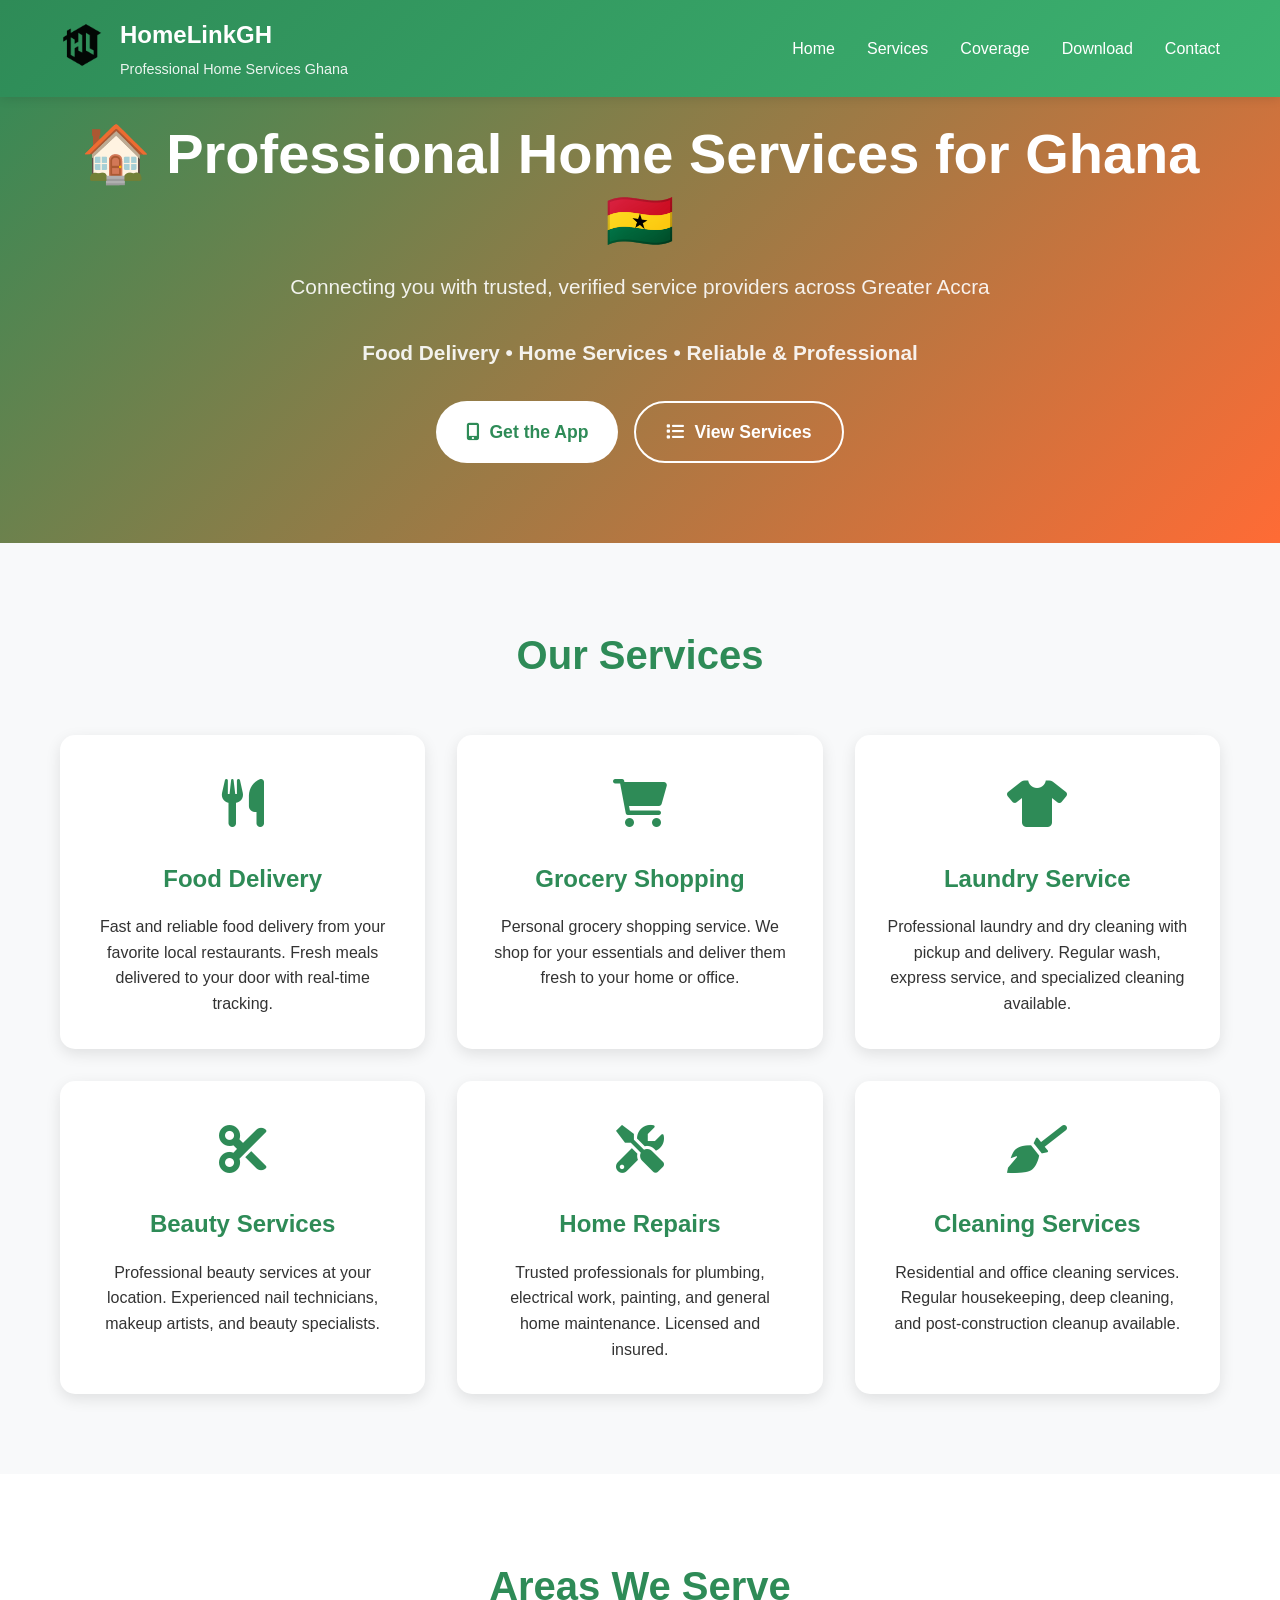
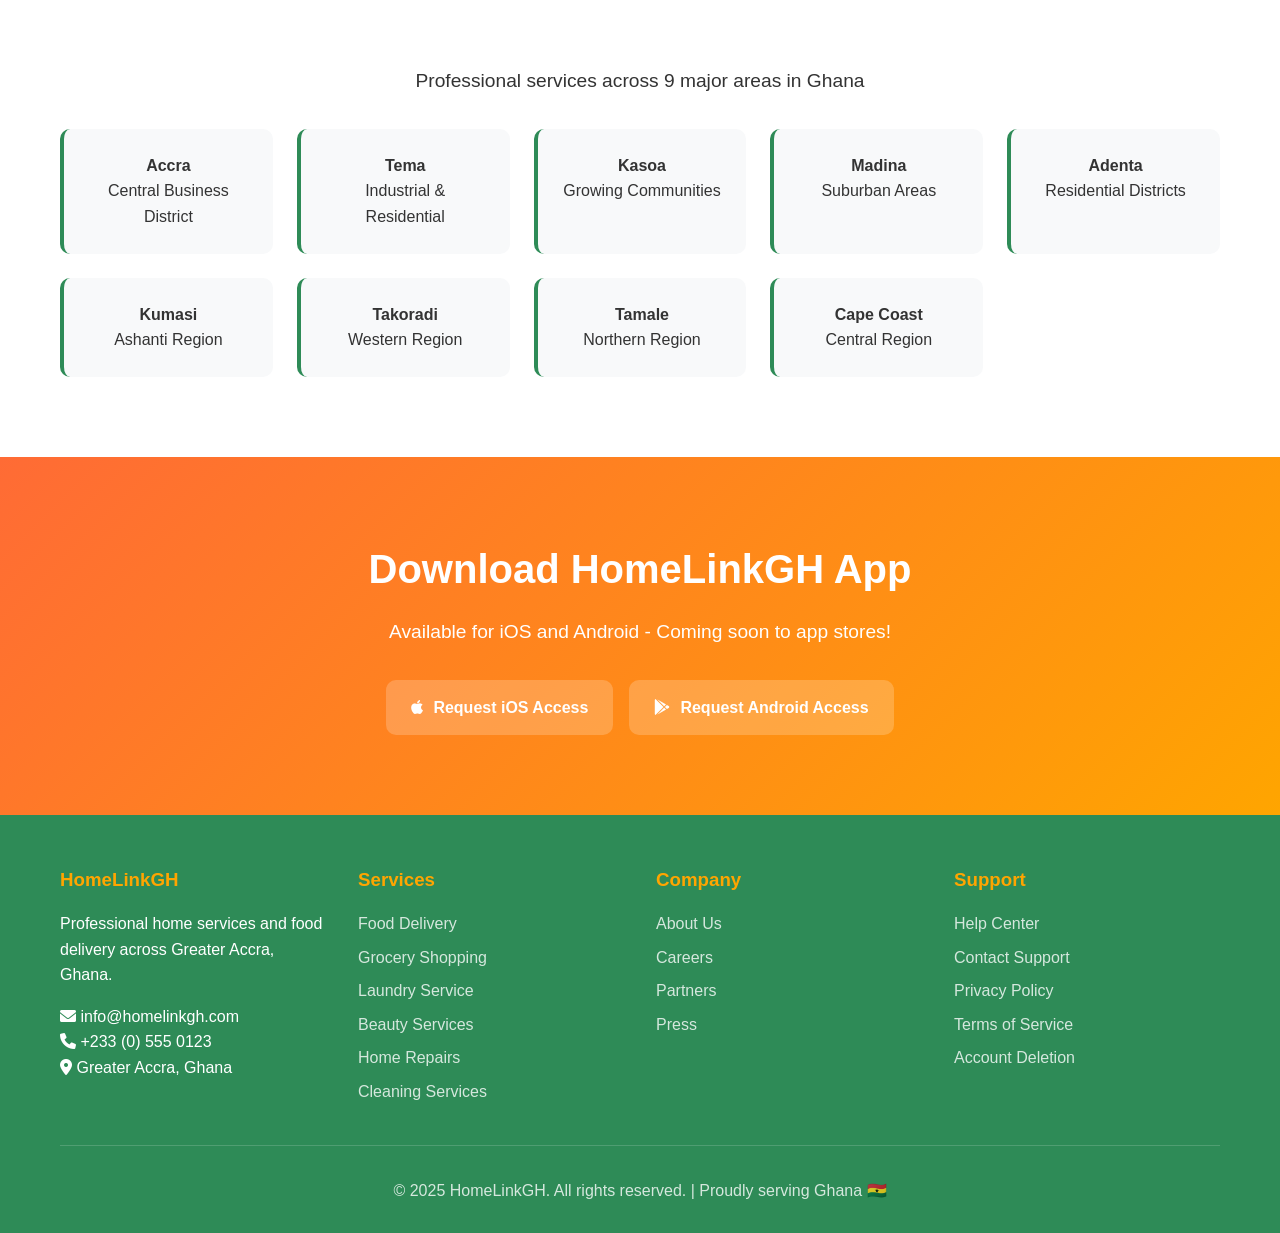
<file: index.html>
<!DOCTYPE html>
<html lang="en">
<head>
    <meta charset="UTF-8">
    <meta name="viewport" content="width=device-width, initial-scale=1.0">
    <meta name="google-site-verification" content="Fd5W97s8UvFMzmMNFhqRCzQSKInCMCVn8eL1qeq-iv0" />
    
    <!-- Security Headers -->
    <meta http-equiv="Content-Security-Policy" content="default-src 'self'; script-src 'self' 'unsafe-inline' https://cdnjs.cloudflare.com https://fonts.googleapis.com; style-src 'self' 'unsafe-inline' https://fonts.googleapis.com https://cdnjs.cloudflare.com; font-src 'self' https://fonts.gstatic.com https://cdnjs.cloudflare.com; img-src 'self' data: https:; connect-src 'self'">
    <meta http-equiv="X-Content-Type-Options" content="nosniff">
    <meta http-equiv="X-Frame-Options" content="DENY">
    <meta http-equiv="X-XSS-Protection" content="1; mode=block">
    <meta http-equiv="Referrer-Policy" content="strict-origin-when-cross-origin">
    
    <title>HomeLinkGH - Home Services & Food Delivery in Ghana</title>
    <!-- Deployment refresh July 29 -->
    <meta name="description" content="Professional home services and food delivery across Greater Accra. Trusted providers for cleaning, repairs, food delivery, and more serving Ghana's communities.">
    <meta name="keywords" content="Ghana home services, food delivery, Greater Accra, cleaning services, repairs, trusted providers">
    
    <!-- Favicon -->
    <link rel="icon" type="image/x-icon" href="/favicon.ico">
    
    <!-- Open Graph -->
    <meta property="og:title" content="HomeLinkGH - Professional Home Services Ghana">
    <meta property="og:description" content="Trusted home services and food delivery across Greater Accra, Ghana">
    <meta property="og:image" content="https://homelinkgh.com/og-image.jpg">
    <meta property="og:url" content="https://homelinkgh.com">
    
    <!-- Fonts -->
    <link href="https://fonts.googleapis.com/css2?family=Inter:wght@300;400;500;600;700&display=swap" rel="stylesheet">
    <link href="https://cdnjs.cloudflare.com/ajax/libs/font-awesome/6.0.0/css/all.min.css" rel="stylesheet">
    
    <style>
        * {
            margin: 0;
            padding: 0;
            box-sizing: border-box;
        }
        
        body {
            font-family: 'Inter', sans-serif;
            line-height: 1.6;
            color: #333;
        }
        
        .container {
            max-width: 1200px;
            margin: 0 auto;
            padding: 0 20px;
        }
        
        /* Header */
        header {
            background: linear-gradient(135deg, #2E8B57, #3CB371);
            color: white;
            padding: 1rem 0;
            position: fixed;
            width: 100%;
            top: 0;
            z-index: 1000;
            box-shadow: 0 2px 10px rgba(0,0,0,0.1);
        }
        
        nav {
            display: flex;
            justify-content: space-between;
            align-items: center;
        }
        
        .logo-section {
            display: flex;
            align-items: center;
            gap: 15px;
        }
        
        .logo img {
            width: 45px;
            height: 45px;
            border-radius: 8px;
            object-fit: contain;
            opacity: 0.95;
        }
        
        .brand-text h1 {
            font-size: 1.5rem;
            font-weight: 700;
            margin-bottom: 0.2rem;
        }
        
        .tagline {
            font-size: 0.9rem;
            opacity: 0.9;
        }
        
        .nav-links {
            display: flex;
            list-style: none;
            gap: 2rem;
        }
        
        .nav-links a {
            color: white;
            text-decoration: none;
            font-weight: 500;
            transition: opacity 0.3s;
        }
        
        .nav-links a:hover {
            opacity: 0.8;
        }
        
        /* Hero Section */
        .hero {
            background: linear-gradient(135deg, #2E8B57, #FF6B35);
            color: white;
            padding: 120px 0 80px;
            text-align: center;
        }
        
        .hero h1 {
            font-size: 3.5rem;
            font-weight: 700;
            margin-bottom: 1rem;
            line-height: 1.2;
        }
        
        .hero p {
            font-size: 1.3rem;
            margin-bottom: 2rem;
            opacity: 0.9;
        }
        
        .cta-buttons {
            display: flex;
            gap: 1rem;
            justify-content: center;
            flex-wrap: wrap;
        }
        
        .btn {
            padding: 15px 30px;
            border: none;
            border-radius: 50px;
            font-size: 1.1rem;
            font-weight: 600;
            cursor: pointer;
            transition: transform 0.3s, box-shadow 0.3s;
            text-decoration: none;
            display: inline-flex;
            align-items: center;
            gap: 10px;
        }
        
        .btn:hover {
            transform: translateY(-2px);
            box-shadow: 0 10px 25px rgba(0,0,0,0.2);
        }
        
        .btn-primary {
            background: white;
            color: #2E8B57;
        }
        
        .btn-secondary {
            background: transparent;
            color: white;
            border: 2px solid white;
        }
        
        /* Services Section */
        .services {
            padding: 80px 0;
            background: #f8f9fa;
        }
        
        .section-title {
            text-align: center;
            font-size: 2.5rem;
            font-weight: 700;
            margin-bottom: 3rem;
            color: #2E8B57;
        }
        
        .services-grid {
            display: grid;
            grid-template-columns: repeat(auto-fit, minmax(300px, 1fr));
            gap: 2rem;
        }
        
        .service-card {
            background: white;
            padding: 2rem;
            border-radius: 15px;
            text-align: center;
            box-shadow: 0 5px 15px rgba(0,0,0,0.1);
            transition: transform 0.3s;
        }
        
        .service-card:hover {
            transform: translateY(-5px);
        }
        
        .service-icon {
            font-size: 3rem;
            margin-bottom: 1rem;
            color: #2E8B57;
        }
        
        .service-card h3 {
            font-size: 1.5rem;
            margin-bottom: 1rem;
            color: #2E8B57;
        }
        
        /* Coverage Section */
        .coverage {
            padding: 80px 0;
            background: white;
        }
        
        .coverage-grid {
            display: grid;
            grid-template-columns: repeat(auto-fit, minmax(200px, 1fr));
            gap: 1.5rem;
            margin-top: 2rem;
        }
        
        .coverage-item {
            background: #f8f9fa;
            padding: 1.5rem;
            border-radius: 10px;
            text-align: center;
            border-left: 4px solid #2E8B57;
        }
        
        /* App Download Section */
        .app-download {
            background: linear-gradient(135deg, #FF6B35, #FFA500);
            color: white;
            padding: 80px 0;
            text-align: center;
        }
        
        .app-download h2 {
            font-size: 2.5rem;
            margin-bottom: 1rem;
        }
        
        .app-download p {
            font-size: 1.2rem;
            margin-bottom: 2rem;
        }
        
        .download-buttons {
            display: flex;
            gap: 1rem;
            justify-content: center;
            flex-wrap: wrap;
        }
        
        .download-btn {
            display: flex;
            align-items: center;
            gap: 10px;
            background: rgba(255,255,255,0.2);
            color: white;
            padding: 15px 25px;
            border-radius: 10px;
            text-decoration: none;
            font-weight: 600;
            transition: background 0.3s;
        }
        
        .download-btn:hover {
            background: rgba(255,255,255,0.3);
        }
        
        /* Ghana Flag Colors Accent */
        .ghana-accent {
            display: inline-block;
            width: 30px;
            height: 20px;
            background: linear-gradient(to bottom, #CE1126 33%, #FCD116 33%, #FCD116 66%, #006B3C 66%);
            border-radius: 3px;
            margin-left: 10px;
        }
        
        /* Footer */
        footer {
            background: #2E8B57;
            color: white;
            padding: 50px 0 30px;
        }
        
        .footer-content {
            display: grid;
            grid-template-columns: repeat(auto-fit, minmax(250px, 1fr));
            gap: 2rem;
            margin-bottom: 2rem;
        }
        
        .footer-section h3 {
            margin-bottom: 1rem;
            color: #FFA500;
        }
        
        .footer-section ul {
            list-style: none;
        }
        
        .footer-section ul li {
            margin-bottom: 0.5rem;
        }
        
        .footer-section ul li a {
            color: white;
            text-decoration: none;
            opacity: 0.8;
            transition: opacity 0.3s;
        }
        
        .footer-section ul li a:hover {
            opacity: 1;
        }
        
        .footer-bottom {
            text-align: center;
            padding-top: 2rem;
            border-top: 1px solid rgba(255,255,255,0.2);
            opacity: 0.8;
        }
        
        /* Mobile Responsive */
        @media (max-width: 768px) {
            .logo-section {
                flex-direction: column;
                text-align: center;
                gap: 0.5rem;
            }
            
            .brand-text h1 {
                font-size: 1.3rem;
            }
            
            .hero h1 {
                font-size: 2.5rem;
            }
            
            .nav-links {
                display: none;
            }
            
            .cta-buttons {
                flex-direction: column;
                align-items: center;
            }
        }
    </style>
</head>
<body>
    <!-- Header -->
    <header>
        <nav class="container">
            <div class="logo-section">
                <div class="logo">
                    <img src="logo.png" alt="HomeLinkGH Logo" />
                </div>
                <div class="brand-text">
                    <h1>HomeLinkGH</h1>
                    <div class="tagline">Professional Home Services Ghana</div>
                </div>
            </div>
            <ul class="nav-links">
                <li><a href="#home">Home</a></li>
                <li><a href="#services">Services</a></li>
                <li><a href="#coverage">Coverage</a></li>
                <li><a href="#app">Download</a></li>
                <li><a href="#contact">Contact</a></li>
            </ul>
        </nav>
    </header>

    <!-- Hero Section -->
    <section class="hero" id="home">
        <div class="container">
            <h1>🏠 Professional Home Services for Ghana 🇬🇭</h1>
            <p>Connecting you with trusted, verified service providers across Greater Accra</p>
            <p><strong>Food Delivery • Home Services • Reliable & Professional</strong></p>
            
            <div class="cta-buttons">
                <a href="#app" class="btn btn-primary">
                    <i class="fas fa-mobile-alt"></i>
                    Get the App
                </a>
                <a href="#services" class="btn btn-secondary">
                    <i class="fas fa-list"></i>
                    View Services
                </a>
            </div>
        </div>
    </section>

    <!-- Services Section -->
    <section class="services" id="services">
        <div class="container">
            <h2 class="section-title">Our Services</h2>
            <div class="services-grid">
                <div class="service-card">
                    <div class="service-icon">
                        <i class="fas fa-utensils"></i>
                    </div>
                    <h3>Food Delivery</h3>
                    <p>Fast and reliable food delivery from your favorite local restaurants. Fresh meals delivered to your door with real-time tracking.</p>
                </div>
                
                <div class="service-card">
                    <div class="service-icon">
                        <i class="fas fa-shopping-cart"></i>
                    </div>
                    <h3>Grocery Shopping</h3>
                    <p>Personal grocery shopping service. We shop for your essentials and deliver them fresh to your home or office.</p>
                </div>
                
                <div class="service-card">
                    <div class="service-icon">
                        <i class="fas fa-tshirt"></i>
                    </div>
                    <h3>Laundry Service</h3>
                    <p>Professional laundry and dry cleaning with pickup and delivery. Regular wash, express service, and specialized cleaning available.</p>
                </div>
                
                <div class="service-card">
                    <div class="service-icon">
                        <i class="fas fa-cut"></i>
                    </div>
                    <h3>Beauty Services</h3>
                    <p>Professional beauty services at your location. Experienced nail technicians, makeup artists, and beauty specialists.</p>
                </div>
                
                <div class="service-card">
                    <div class="service-icon">
                        <i class="fas fa-tools"></i>
                    </div>
                    <h3>Home Repairs</h3>
                    <p>Trusted professionals for plumbing, electrical work, painting, and general home maintenance. Licensed and insured.</p>
                </div>
                
                <div class="service-card">
                    <div class="service-icon">
                        <i class="fas fa-broom"></i>
                    </div>
                    <h3>Cleaning Services</h3>
                    <p>Residential and office cleaning services. Regular housekeeping, deep cleaning, and post-construction cleanup available.</p>
                </div>
            </div>
        </div>
    </section>

    <!-- Coverage Section -->
    <section class="coverage" id="coverage">
        <div class="container">
            <h2 class="section-title">Areas We Serve</h2>
            <p style="text-align: center; font-size: 1.2rem; margin-bottom: 2rem;">
                Professional services across 9 major areas in Ghana
            </p>
            
            <div class="coverage-grid">
                <div class="coverage-item">
                    <h4>Accra</h4>
                    <p>Central Business District</p>
                </div>
                <div class="coverage-item">
                    <h4>Tema</h4>
                    <p>Industrial & Residential</p>
                </div>
                <div class="coverage-item">
                    <h4>Kasoa</h4>
                    <p>Growing Communities</p>
                </div>
                <div class="coverage-item">
                    <h4>Madina</h4>
                    <p>Suburban Areas</p>
                </div>
                <div class="coverage-item">
                    <h4>Adenta</h4>
                    <p>Residential Districts</p>
                </div>
                <div class="coverage-item">
                    <h4>Kumasi</h4>
                    <p>Ashanti Region</p>
                </div>
                <div class="coverage-item">
                    <h4>Takoradi</h4>
                    <p>Western Region</p>
                </div>
                <div class="coverage-item">
                    <h4>Tamale</h4>
                    <p>Northern Region</p>
                </div>
                <div class="coverage-item">
                    <h4>Cape Coast</h4>
                    <p>Central Region</p>
                </div>
            </div>
        </div>
    </section>

    <!-- App Download Section -->
    <section class="app-download" id="app">
        <div class="container">
            <h2>Download HomeLinkGH App</h2>
            <p>Available for iOS and Android - Coming soon to app stores!</p>
            
            <div class="download-buttons">
                <a href="mailto:info@homelinkgh.com?subject=iOS App Access Request" class="download-btn">
                    <i class="fab fa-apple"></i>
                    Request iOS Access
                </a>
                <a href="mailto:info@homelinkgh.com?subject=Android App Access Request" class="download-btn">
                    <i class="fab fa-google-play"></i>
                    Request Android Access
                </a>
            </div>
        </div>
    </section>

    <!-- Footer -->
    <footer id="contact">
        <div class="container">
            <div class="footer-content">
                <div class="footer-section">
                    <h3>HomeLinkGH</h3>
                    <p>Professional home services and food delivery across Greater Accra, Ghana.</p>
                    <div style="margin-top: 1rem;">
                        <p><i class="fas fa-envelope"></i> info@homelinkgh.com</p>
                        <p><i class="fas fa-phone"></i> +233 (0) 555 0123</p>
                        <p><i class="fas fa-map-marker-alt"></i> Greater Accra, Ghana</p>
                    </div>
                </div>
                
                <div class="footer-section">
                    <h3>Services</h3>
                    <ul>
                        <li><a href="#services">Food Delivery</a></li>
                        <li><a href="#services">Grocery Shopping</a></li>
                        <li><a href="#services">Laundry Service</a></li>
                        <li><a href="#services">Beauty Services</a></li>
                        <li><a href="#services">Home Repairs</a></li>
                        <li><a href="#services">Cleaning Services</a></li>
                    </ul>
                </div>
                
                <div class="footer-section">
                    <h3>Company</h3>
                    <ul>
                        <li><a href="mailto:info@homelinkgh.com">About Us</a></li>
                        <li><a href="mailto:careers@homelinkgh.com">Careers</a></li>
                        <li><a href="mailto:partners@homelinkgh.com">Partners</a></li>
                        <li><a href="mailto:press@homelinkgh.com">Press</a></li>
                    </ul>
                </div>
                
                <div class="footer-section">
                    <h3>Support</h3>
                    <ul>
                        <li><a href="support.html">Help Center</a></li>
                        <li><a href="mailto:support@homelinkgh.com">Contact Support</a></li>
                        <li><a href="privacy.html">Privacy Policy</a></li>
                        <li><a href="terms.html">Terms of Service</a></li>
                        <li><a href="account-deletion.html">Account Deletion</a></li>
                    </ul>
                </div>
            </div>
            
            <div class="footer-bottom">
                <p>&copy; 2025 HomeLinkGH. All rights reserved. | Proudly serving Ghana 🇬🇭</p>
            </div>
        </div>
    </footer>

    <script>
        // Smooth scrolling for navigation links
        document.addEventListener('DOMContentLoaded', function() {
            document.querySelectorAll('a[href^="#"]').forEach(anchor => {
                anchor.addEventListener('click', function (e) {
                    e.preventDefault();
                    const target = document.querySelector(this.getAttribute('href'));
                    if (target) {
                        target.scrollIntoView({
                            behavior: 'smooth',
                            block: 'start'
                        });
                    }
                });
            });

            // Enhanced button interactions
            document.querySelectorAll('.btn, .download-btn').forEach(button => {
                button.addEventListener('mouseenter', function() {
                    this.style.transform = 'translateY(-2px) scale(1.02)';
                });
                
                button.addEventListener('mouseleave', function() {
                    this.style.transform = 'translateY(0) scale(1)';
                });
            });

            // Add scroll effect to header
            let ticking = false;
            function updateHeader() {
                const header = document.querySelector('header');
                if (window.scrollY > 100) {
                    header.style.background = 'rgba(46, 139, 87, 0.95)';
                    header.style.backdropFilter = 'blur(10px)';
                } else {
                    header.style.background = 'linear-gradient(135deg, #2E8B57, #3CB371)';
                    header.style.backdropFilter = 'none';
                }
                ticking = false;
            }

            window.addEventListener('scroll', function() {
                if (!ticking) {
                    requestAnimationFrame(updateHeader);
                    ticking = true;
                }
            });
        });
    </script>
</body>
</html><!-- Cache bust Mon Jul 28 17:04:55 EDT 2025 -->
</file>
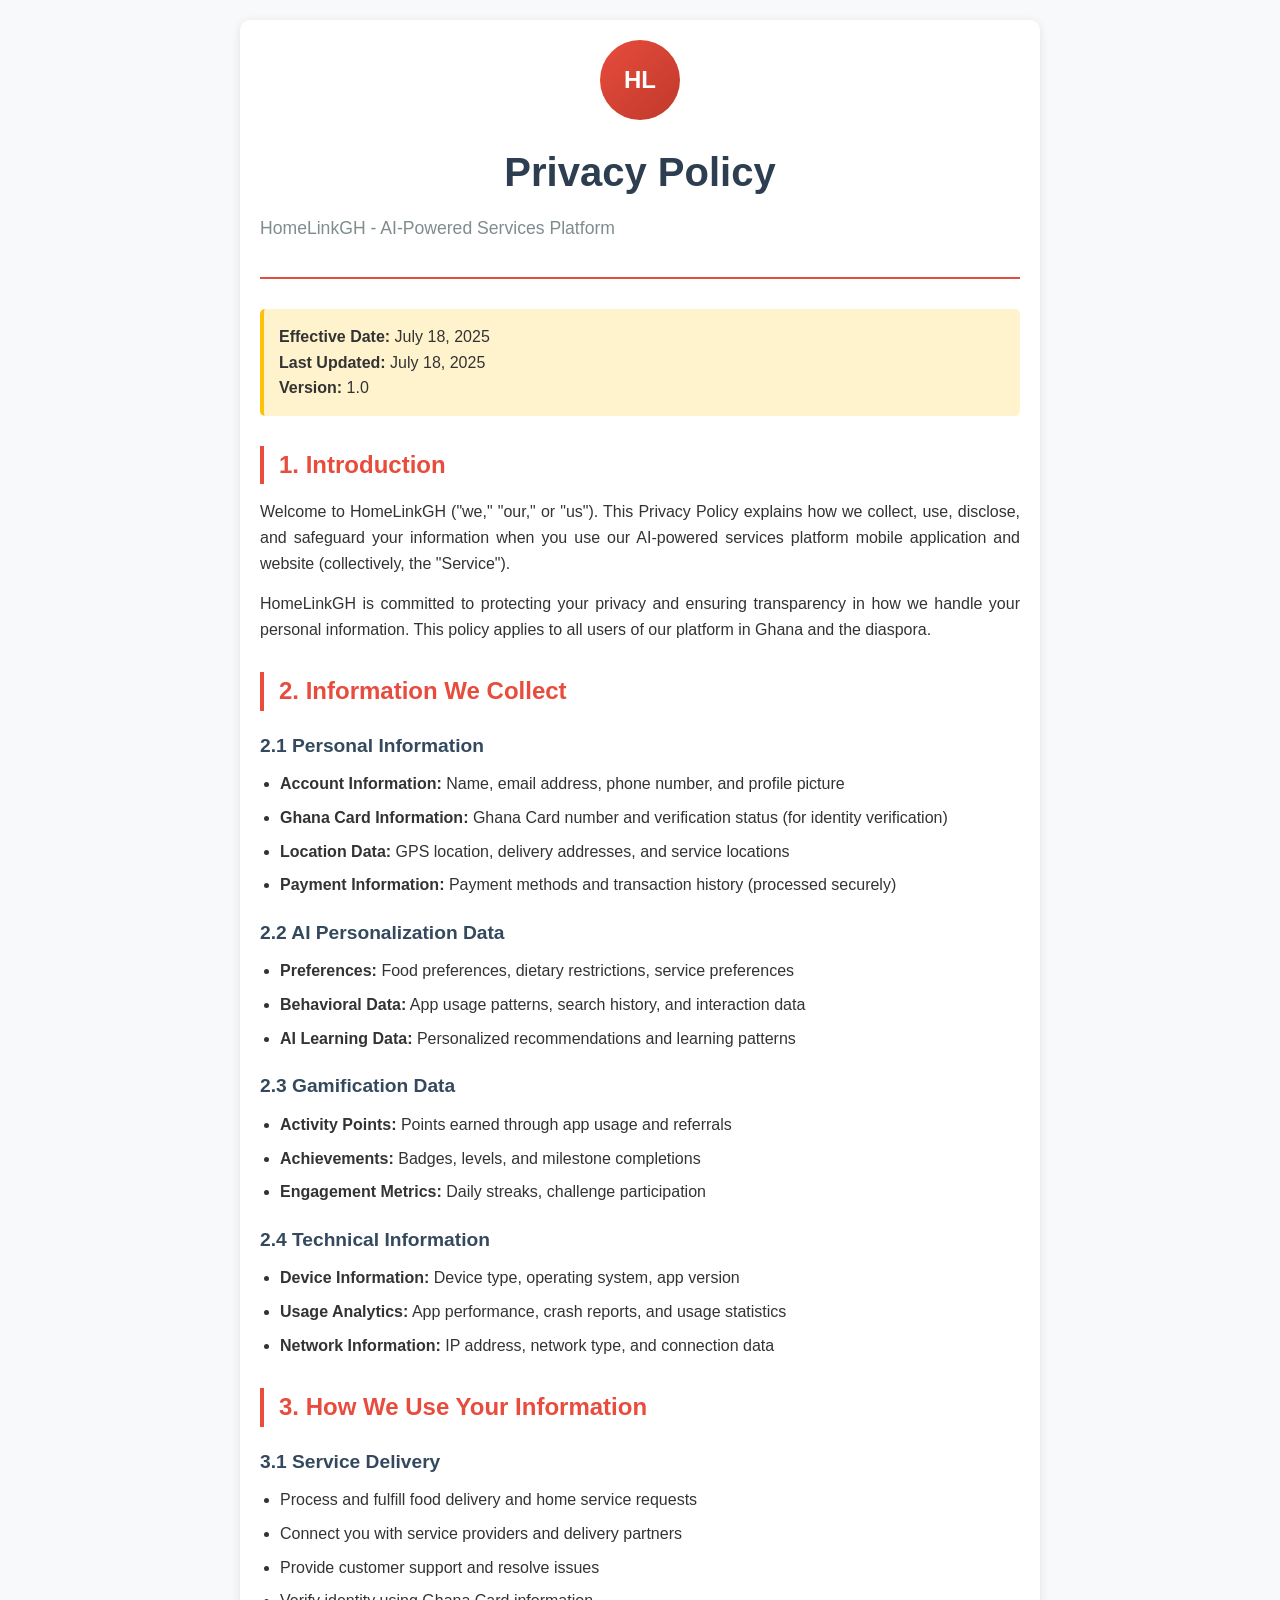
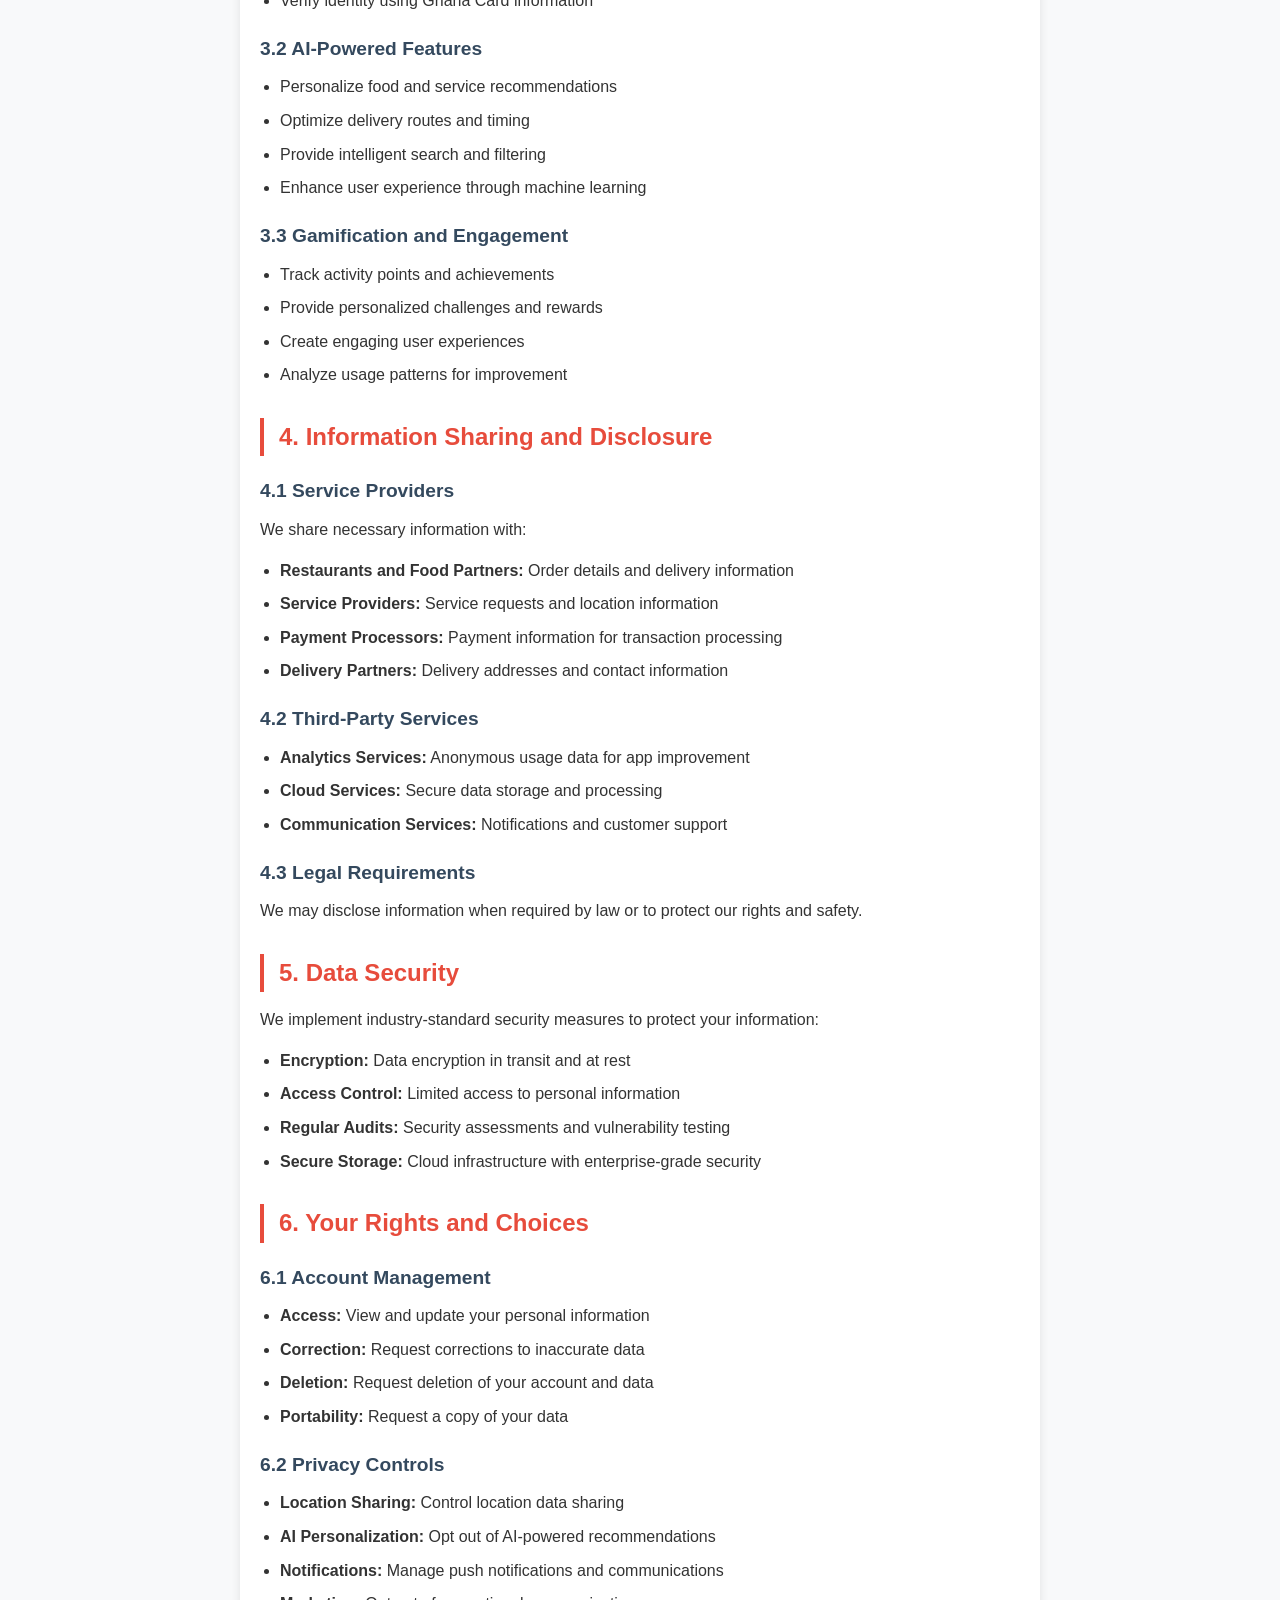
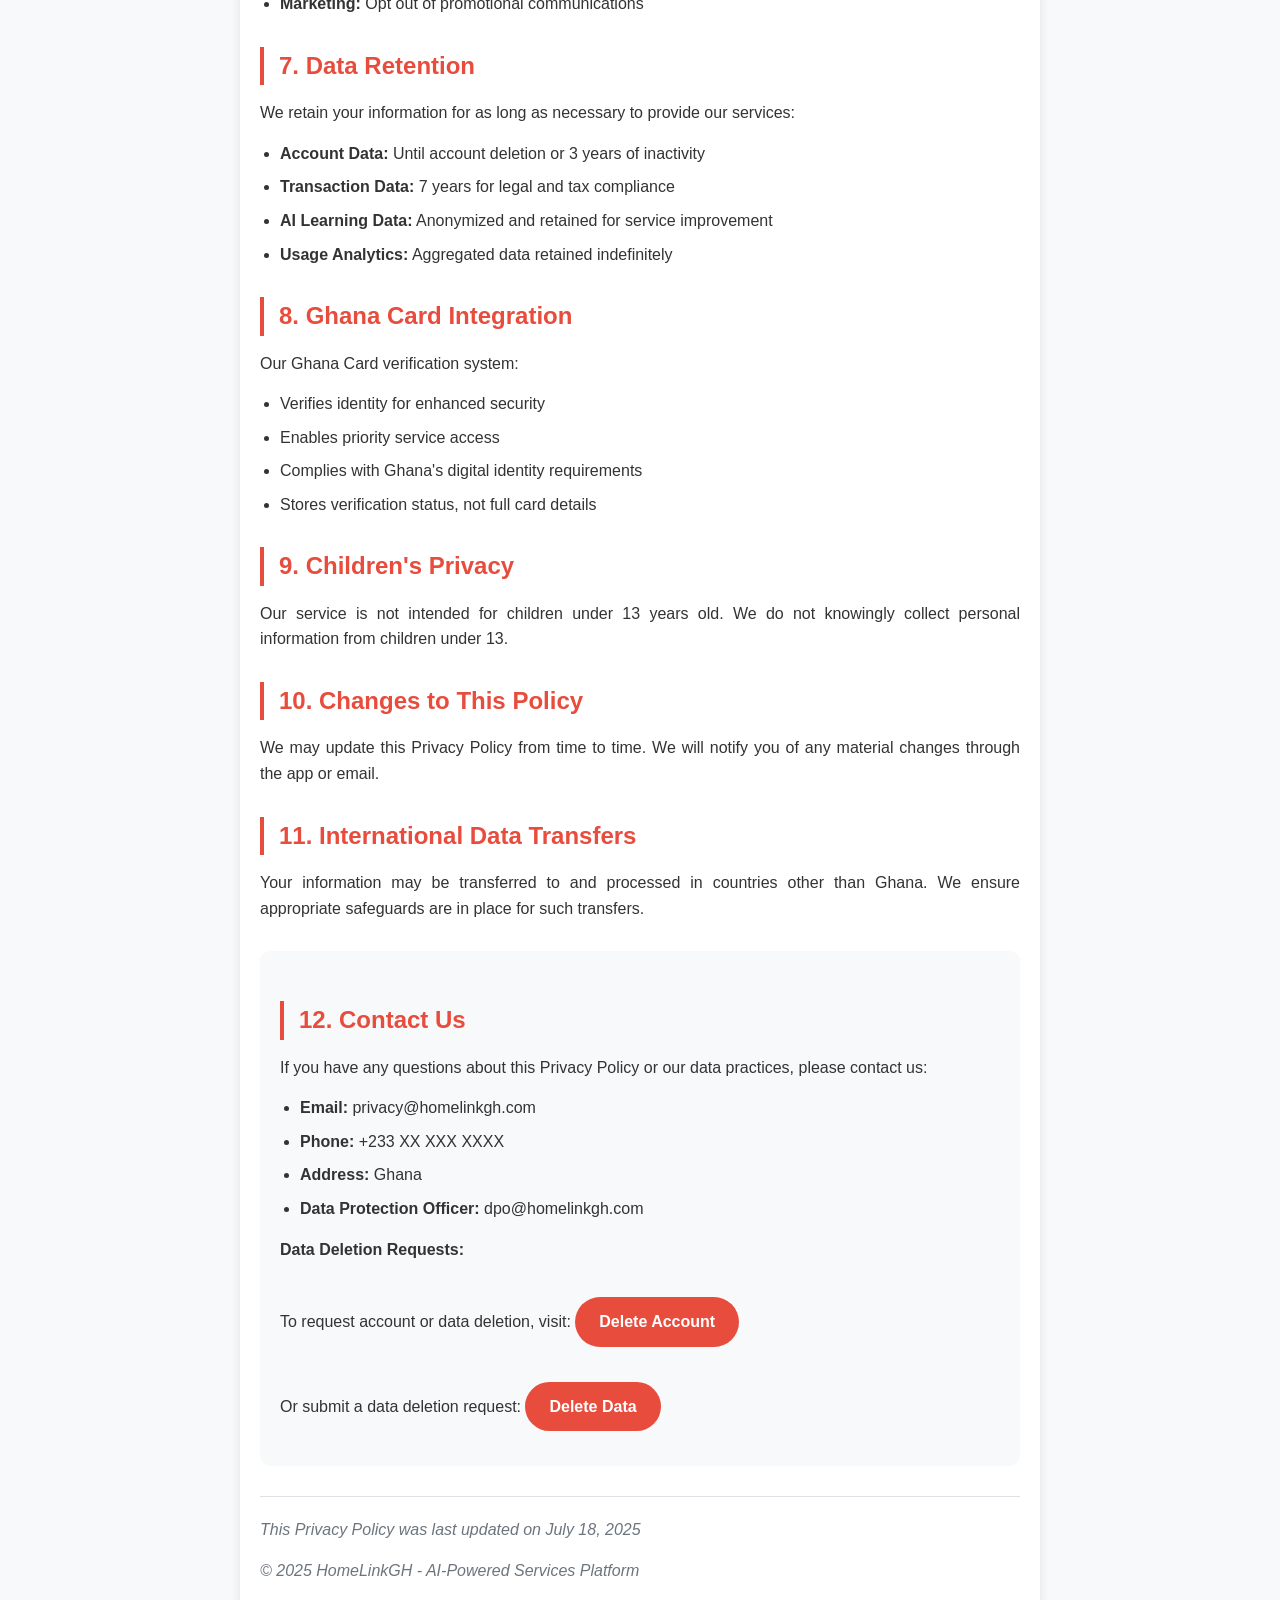
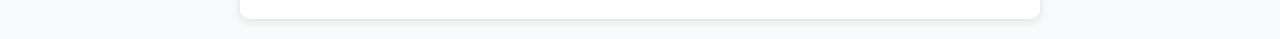
<file: privacy/index.html>
<!DOCTYPE html>
<html lang="en">
<head>
    <meta charset="UTF-8">
    <meta name="viewport" content="width=device-width, initial-scale=1.0">
    <title>Privacy Policy - HomeLinkGH</title>
    <style>
        * {
            margin: 0;
            padding: 0;
            box-sizing: border-box;
        }

        body {
            font-family: -apple-system, BlinkMacSystemFont, 'Segoe UI', Roboto, Oxygen, Ubuntu, Cantarell, sans-serif;
            line-height: 1.6;
            color: #333;
            background-color: #f8f9fa;
        }

        .container {
            max-width: 800px;
            margin: 0 auto;
            padding: 20px;
            background-color: white;
            box-shadow: 0 2px 10px rgba(0,0,0,0.1);
            border-radius: 10px;
            margin-top: 20px;
            margin-bottom: 20px;
        }

        .header {
            text-align: center;
            margin-bottom: 30px;
            padding-bottom: 20px;
            border-bottom: 2px solid #e74c3c;
        }

        .logo {
            width: 80px;
            height: 80px;
            margin: 0 auto 20px;
            background: linear-gradient(135deg, #e74c3c, #c0392b);
            border-radius: 50%;
            display: flex;
            align-items: center;
            justify-content: center;
            font-size: 24px;
            color: white;
            font-weight: bold;
        }

        h1 {
            color: #2c3e50;
            font-size: 2.5em;
            margin-bottom: 10px;
        }

        h2 {
            color: #e74c3c;
            margin-top: 30px;
            margin-bottom: 15px;
            font-size: 1.5em;
            border-left: 4px solid #e74c3c;
            padding-left: 15px;
        }

        h3 {
            color: #34495e;
            margin-top: 20px;
            margin-bottom: 10px;
            font-size: 1.2em;
        }

        p {
            margin-bottom: 15px;
            text-align: justify;
        }

        ul {
            margin-left: 20px;
            margin-bottom: 15px;
        }

        li {
            margin-bottom: 8px;
        }

        .highlight {
            background-color: #fff3cd;
            padding: 15px;
            border-left: 4px solid #ffc107;
            margin: 20px 0;
            border-radius: 5px;
        }

        .contact-info {
            background-color: #f8f9fa;
            padding: 20px;
            border-radius: 10px;
            margin-top: 30px;
        }

        .last-updated {
            text-align: center;
            margin-top: 30px;
            padding-top: 20px;
            border-top: 1px solid #dee2e6;
            color: #6c757d;
            font-style: italic;
        }

        .btn {
            display: inline-block;
            padding: 12px 24px;
            background-color: #e74c3c;
            color: white;
            text-decoration: none;
            border-radius: 25px;
            font-weight: bold;
            transition: background-color 0.3s;
            margin-top: 20px;
        }

        .btn:hover {
            background-color: #c0392b;
        }

        @media (max-width: 768px) {
            .container {
                margin: 10px;
                padding: 15px;
            }
            
            h1 {
                font-size: 2em;
            }
        }
    </style>
</head>
<body>
    <div class="container">
        <div class="header">
            <div class="logo">HL</div>
            <h1>Privacy Policy</h1>
            <p style="font-size: 1.1em; color: #7f8c8d;">HomeLinkGH - AI-Powered Services Platform</p>
        </div>

        <div class="highlight">
            <strong>Effective Date:</strong> July 18, 2025<br>
            <strong>Last Updated:</strong> July 18, 2025<br>
            <strong>Version:</strong> 1.0
        </div>

        <h2>1. Introduction</h2>
        <p>Welcome to HomeLinkGH ("we," "our," or "us"). This Privacy Policy explains how we collect, use, disclose, and safeguard your information when you use our AI-powered services platform mobile application and website (collectively, the "Service").</p>

        <p>HomeLinkGH is committed to protecting your privacy and ensuring transparency in how we handle your personal information. This policy applies to all users of our platform in Ghana and the diaspora.</p>

        <h2>2. Information We Collect</h2>
        
        <h3>2.1 Personal Information</h3>
        <ul>
            <li><strong>Account Information:</strong> Name, email address, phone number, and profile picture</li>
            <li><strong>Ghana Card Information:</strong> Ghana Card number and verification status (for identity verification)</li>
            <li><strong>Location Data:</strong> GPS location, delivery addresses, and service locations</li>
            <li><strong>Payment Information:</strong> Payment methods and transaction history (processed securely)</li>
        </ul>

        <h3>2.2 AI Personalization Data</h3>
        <ul>
            <li><strong>Preferences:</strong> Food preferences, dietary restrictions, service preferences</li>
            <li><strong>Behavioral Data:</strong> App usage patterns, search history, and interaction data</li>
            <li><strong>AI Learning Data:</strong> Personalized recommendations and learning patterns</li>
        </ul>

        <h3>2.3 Gamification Data</h3>
        <ul>
            <li><strong>Activity Points:</strong> Points earned through app usage and referrals</li>
            <li><strong>Achievements:</strong> Badges, levels, and milestone completions</li>
            <li><strong>Engagement Metrics:</strong> Daily streaks, challenge participation</li>
        </ul>

        <h3>2.4 Technical Information</h3>
        <ul>
            <li><strong>Device Information:</strong> Device type, operating system, app version</li>
            <li><strong>Usage Analytics:</strong> App performance, crash reports, and usage statistics</li>
            <li><strong>Network Information:</strong> IP address, network type, and connection data</li>
        </ul>

        <h2>3. How We Use Your Information</h2>
        
        <h3>3.1 Service Delivery</h3>
        <ul>
            <li>Process and fulfill food delivery and home service requests</li>
            <li>Connect you with service providers and delivery partners</li>
            <li>Provide customer support and resolve issues</li>
            <li>Verify identity using Ghana Card information</li>
        </ul>

        <h3>3.2 AI-Powered Features</h3>
        <ul>
            <li>Personalize food and service recommendations</li>
            <li>Optimize delivery routes and timing</li>
            <li>Provide intelligent search and filtering</li>
            <li>Enhance user experience through machine learning</li>
        </ul>

        <h3>3.3 Gamification and Engagement</h3>
        <ul>
            <li>Track activity points and achievements</li>
            <li>Provide personalized challenges and rewards</li>
            <li>Create engaging user experiences</li>
            <li>Analyze usage patterns for improvement</li>
        </ul>

        <h2>4. Information Sharing and Disclosure</h2>
        
        <h3>4.1 Service Providers</h3>
        <p>We share necessary information with:</p>
        <ul>
            <li><strong>Restaurants and Food Partners:</strong> Order details and delivery information</li>
            <li><strong>Service Providers:</strong> Service requests and location information</li>
            <li><strong>Payment Processors:</strong> Payment information for transaction processing</li>
            <li><strong>Delivery Partners:</strong> Delivery addresses and contact information</li>
        </ul>

        <h3>4.2 Third-Party Services</h3>
        <ul>
            <li><strong>Analytics Services:</strong> Anonymous usage data for app improvement</li>
            <li><strong>Cloud Services:</strong> Secure data storage and processing</li>
            <li><strong>Communication Services:</strong> Notifications and customer support</li>
        </ul>

        <h3>4.3 Legal Requirements</h3>
        <p>We may disclose information when required by law or to protect our rights and safety.</p>

        <h2>5. Data Security</h2>
        <p>We implement industry-standard security measures to protect your information:</p>
        <ul>
            <li><strong>Encryption:</strong> Data encryption in transit and at rest</li>
            <li><strong>Access Control:</strong> Limited access to personal information</li>
            <li><strong>Regular Audits:</strong> Security assessments and vulnerability testing</li>
            <li><strong>Secure Storage:</strong> Cloud infrastructure with enterprise-grade security</li>
        </ul>

        <h2>6. Your Rights and Choices</h2>
        
        <h3>6.1 Account Management</h3>
        <ul>
            <li><strong>Access:</strong> View and update your personal information</li>
            <li><strong>Correction:</strong> Request corrections to inaccurate data</li>
            <li><strong>Deletion:</strong> Request deletion of your account and data</li>
            <li><strong>Portability:</strong> Request a copy of your data</li>
        </ul>

        <h3>6.2 Privacy Controls</h3>
        <ul>
            <li><strong>Location Sharing:</strong> Control location data sharing</li>
            <li><strong>AI Personalization:</strong> Opt out of AI-powered recommendations</li>
            <li><strong>Notifications:</strong> Manage push notifications and communications</li>
            <li><strong>Marketing:</strong> Opt out of promotional communications</li>
        </ul>

        <h2>7. Data Retention</h2>
        <p>We retain your information for as long as necessary to provide our services:</p>
        <ul>
            <li><strong>Account Data:</strong> Until account deletion or 3 years of inactivity</li>
            <li><strong>Transaction Data:</strong> 7 years for legal and tax compliance</li>
            <li><strong>AI Learning Data:</strong> Anonymized and retained for service improvement</li>
            <li><strong>Usage Analytics:</strong> Aggregated data retained indefinitely</li>
        </ul>

        <h2>8. Ghana Card Integration</h2>
        <p>Our Ghana Card verification system:</p>
        <ul>
            <li>Verifies identity for enhanced security</li>
            <li>Enables priority service access</li>
            <li>Complies with Ghana's digital identity requirements</li>
            <li>Stores verification status, not full card details</li>
        </ul>

        <h2>9. Children's Privacy</h2>
        <p>Our service is not intended for children under 13 years old. We do not knowingly collect personal information from children under 13.</p>

        <h2>10. Changes to This Policy</h2>
        <p>We may update this Privacy Policy from time to time. We will notify you of any material changes through the app or email.</p>

        <h2>11. International Data Transfers</h2>
        <p>Your information may be transferred to and processed in countries other than Ghana. We ensure appropriate safeguards are in place for such transfers.</p>

        <div class="contact-info">
            <h2>12. Contact Us</h2>
            <p>If you have any questions about this Privacy Policy or our data practices, please contact us:</p>
            <ul>
                <li><strong>Email:</strong> privacy@homelinkgh.com</li>
                <li><strong>Phone:</strong> +233 XX XXX XXXX</li>
                <li><strong>Address:</strong> Ghana</li>
                <li><strong>Data Protection Officer:</strong> dpo@homelinkgh.com</li>
            </ul>
            
            <p><strong>Data Deletion Requests:</strong></p>
            <p>To request account or data deletion, visit: <a href="/account/delete" class="btn">Delete Account</a></p>
            <p>Or submit a data deletion request: <a href="/privacy/delete-data" class="btn">Delete Data</a></p>
        </div>

        <div class="last-updated">
            <p>This Privacy Policy was last updated on July 18, 2025</p>
            <p>© 2025 HomeLinkGH - AI-Powered Services Platform</p>
        </div>
    </div>
</body>
</html>
</file>
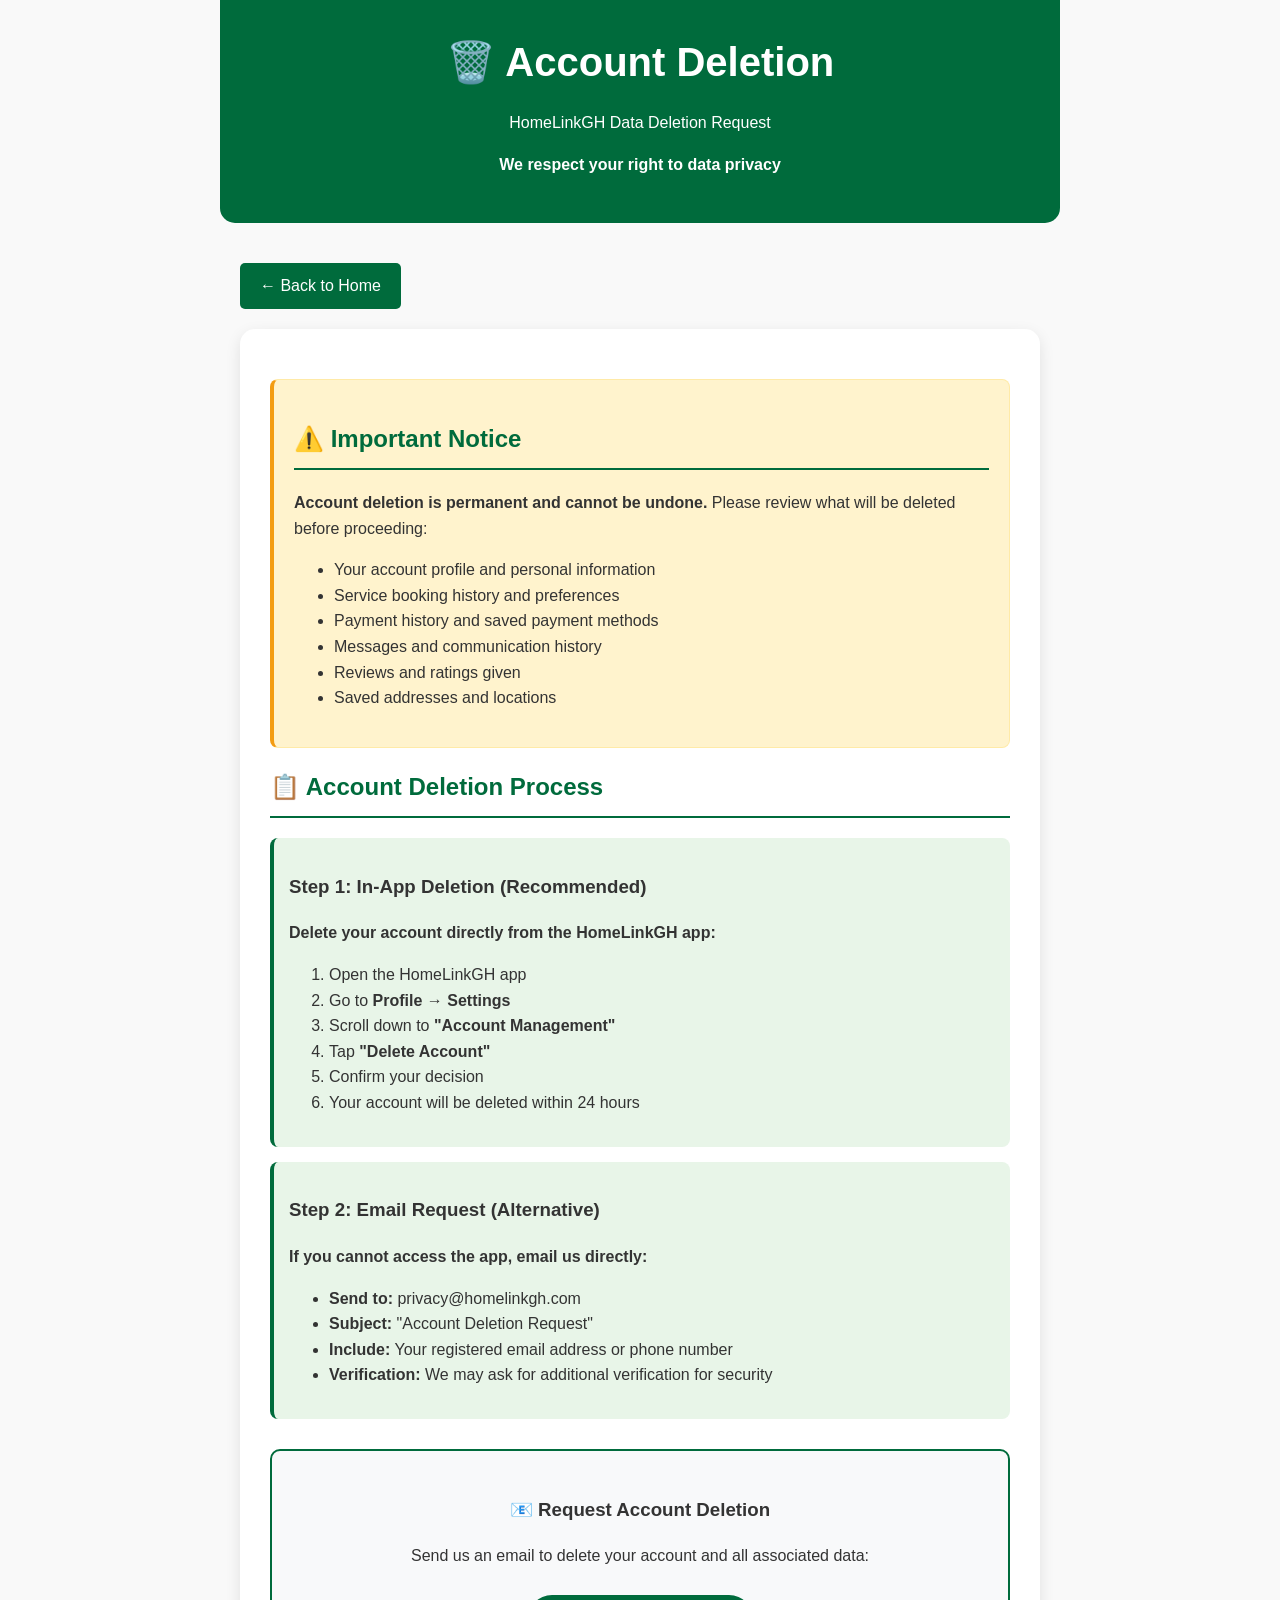
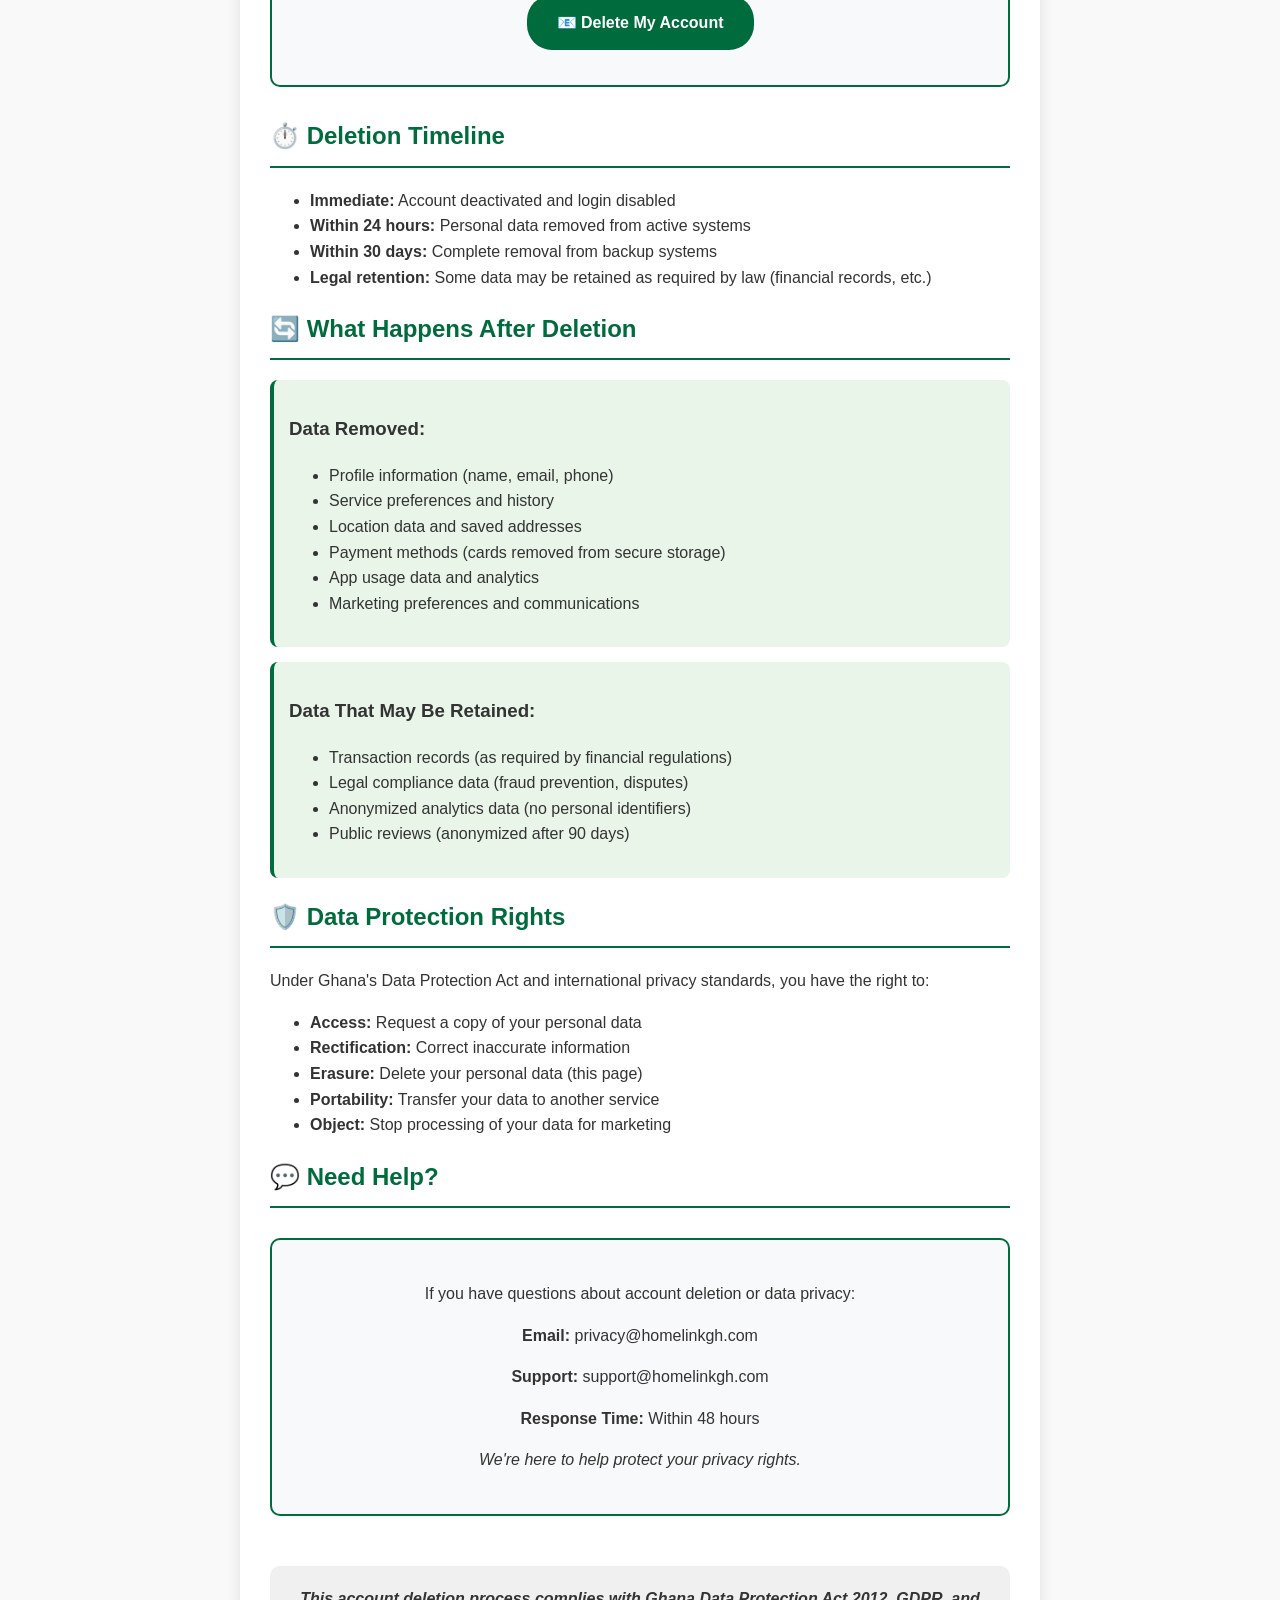
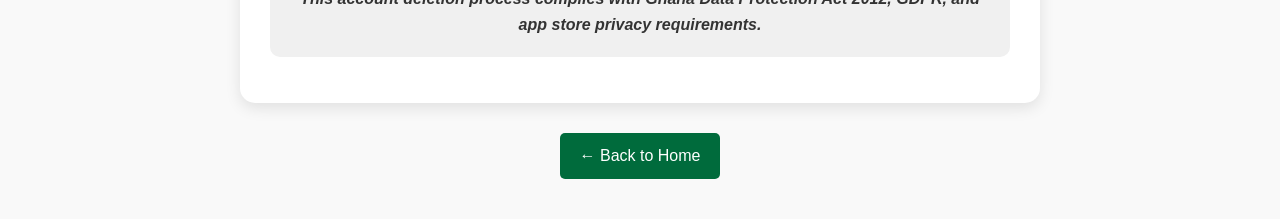
<file: account-deletion.html>
<!DOCTYPE html>
<html lang="en">
<head>
    <meta charset="UTF-8">
    <meta name="viewport" content="width=device-width, initial-scale=1.0">
    <title>Account Deletion - HomeLinkGH</title>
    <style>
        body { 
            font-family: 'Segoe UI', Tahoma, Geneva, Verdana, sans-serif; 
            max-width: 800px; 
            margin: 0 auto; 
            padding: 20px; 
            line-height: 1.6; 
            color: #333;
            background: #f9f9f9;
        }
        .header { 
            background: #006B3C; 
            color: white; 
            padding: 30px; 
            text-align: center; 
            margin: -20px -20px 40px -20px;
            border-radius: 0 0 15px 15px;
        }
        h1 { margin: 0; font-size: 2.5em; }
        h2 { color: #006B3C; border-bottom: 2px solid #006B3C; padding-bottom: 10px; }
        .content { background: white; padding: 30px; border-radius: 15px; box-shadow: 0 5px 15px rgba(0,0,0,0.1); }
        .warning { 
            background: #fff3cd; 
            border: 1px solid #ffeaa7; 
            border-radius: 8px; 
            padding: 20px; 
            margin: 20px 0; 
            border-left: 4px solid #f39c12;
        }
        .process-step { 
            background: #e8f5e8; 
            padding: 15px; 
            margin: 15px 0; 
            border-radius: 8px; 
            border-left: 4px solid #006B3C;
        }
        .contact-box { 
            background: #f8f9fa; 
            border: 2px solid #006B3C; 
            border-radius: 10px; 
            padding: 25px; 
            text-align: center; 
            margin: 30px 0;
        }
        .back-link { 
            display: inline-block; 
            background: #006B3C; 
            color: white; 
            padding: 10px 20px; 
            text-decoration: none; 
            border-radius: 5px; 
            margin-bottom: 20px;
        }
        .back-link:hover { background: #004d28; }
        .email-link { 
            background: #006B3C; 
            color: white; 
            padding: 15px 30px; 
            text-decoration: none; 
            border-radius: 25px; 
            font-weight: bold; 
            display: inline-block; 
            margin: 10px;
        }
        .email-link:hover { background: #004d28; transform: translateY(-2px); }
    </style>
</head>
<body>
    <div class="header">
        <h1>🗑️ Account Deletion</h1>
        <p>HomeLinkGH Data Deletion Request</p>
        <p><strong>We respect your right to data privacy</strong></p>
    </div>

    <a href="index.html" class="back-link">← Back to Home</a>

    <div class="content">
        <div class="warning">
            <h2>⚠️ Important Notice</h2>
            <p><strong>Account deletion is permanent and cannot be undone.</strong> Please review what will be deleted before proceeding:</p>
            <ul>
                <li>Your account profile and personal information</li>
                <li>Service booking history and preferences</li>
                <li>Payment history and saved payment methods</li>
                <li>Messages and communication history</li>
                <li>Reviews and ratings given</li>
                <li>Saved addresses and locations</li>
            </ul>
        </div>

        <h2>📋 Account Deletion Process</h2>
        
        <div class="process-step">
            <h3>Step 1: In-App Deletion (Recommended)</h3>
            <p><strong>Delete your account directly from the HomeLinkGH app:</strong></p>
            <ol>
                <li>Open the HomeLinkGH app</li>
                <li>Go to <strong>Profile</strong> → <strong>Settings</strong></li>
                <li>Scroll down to <strong>"Account Management"</strong></li>
                <li>Tap <strong>"Delete Account"</strong></li>
                <li>Confirm your decision</li>
                <li>Your account will be deleted within 24 hours</li>
            </ol>
        </div>

        <div class="process-step">
            <h3>Step 2: Email Request (Alternative)</h3>
            <p><strong>If you cannot access the app, email us directly:</strong></p>
            <ul>
                <li><strong>Send to:</strong> privacy@homelinkgh.com</li>
                <li><strong>Subject:</strong> "Account Deletion Request"</li>
                <li><strong>Include:</strong> Your registered email address or phone number</li>
                <li><strong>Verification:</strong> We may ask for additional verification for security</li>
            </ul>
        </div>

        <div class="contact-box">
            <h3>📧 Request Account Deletion</h3>
            <p>Send us an email to delete your account and all associated data:</p>
            <a href="mailto:privacy@homelinkgh.com?subject=Account%20Deletion%20Request&body=Hello%20HomeLinkGH%20Team%2C%0A%0AI%20would%20like%20to%20delete%20my%20account%20and%20all%20associated%20data.%0A%0AMy%20registered%20email%2Fphone%3A%20%5BEnter%20your%20email%20or%20phone%5D%0A%0AThank%20you" class="email-link">
                📧 Delete My Account
            </a>
        </div>

        <h2>⏱️ Deletion Timeline</h2>
        <ul>
            <li><strong>Immediate:</strong> Account deactivated and login disabled</li>
            <li><strong>Within 24 hours:</strong> Personal data removed from active systems</li>
            <li><strong>Within 30 days:</strong> Complete removal from backup systems</li>
            <li><strong>Legal retention:</strong> Some data may be retained as required by law (financial records, etc.)</li>
        </ul>

        <h2>🔄 What Happens After Deletion</h2>
        <div class="process-step">
            <h3>Data Removed:</h3>
            <ul>
                <li>Profile information (name, email, phone)</li>
                <li>Service preferences and history</li>
                <li>Location data and saved addresses</li>
                <li>Payment methods (cards removed from secure storage)</li>
                <li>App usage data and analytics</li>
                <li>Marketing preferences and communications</li>
            </ul>
        </div>

        <div class="process-step">
            <h3>Data That May Be Retained:</h3>
            <ul>
                <li>Transaction records (as required by financial regulations)</li>
                <li>Legal compliance data (fraud prevention, disputes)</li>
                <li>Anonymized analytics data (no personal identifiers)</li>
                <li>Public reviews (anonymized after 90 days)</li>
            </ul>
        </div>

        <h2>🛡️ Data Protection Rights</h2>
        <p>Under Ghana's Data Protection Act and international privacy standards, you have the right to:</p>
        <ul>
            <li><strong>Access:</strong> Request a copy of your personal data</li>
            <li><strong>Rectification:</strong> Correct inaccurate information</li>
            <li><strong>Erasure:</strong> Delete your personal data (this page)</li>
            <li><strong>Portability:</strong> Transfer your data to another service</li>
            <li><strong>Object:</strong> Stop processing of your data for marketing</li>
        </ul>

        <h2>💬 Need Help?</h2>
        <div class="contact-box">
            <p>If you have questions about account deletion or data privacy:</p>
            <p><strong>Email:</strong> privacy@homelinkgh.com</p>
            <p><strong>Support:</strong> support@homelinkgh.com</p>
            <p><strong>Response Time:</strong> Within 48 hours</p>
            <p><em>We're here to help protect your privacy rights.</em></p>
        </div>

        <p style="text-align: center; margin-top: 50px; padding: 20px; background: #f0f0f0; border-radius: 10px; font-style: italic;">
            <strong>This account deletion process complies with Ghana Data Protection Act 2012, GDPR, and app store privacy requirements.</strong>
        </p>
    </div>

    <div style="text-align: center; margin-top: 30px;">
        <a href="index.html" class="back-link">← Back to Home</a>
    </div>
</body>
</html>
</file>
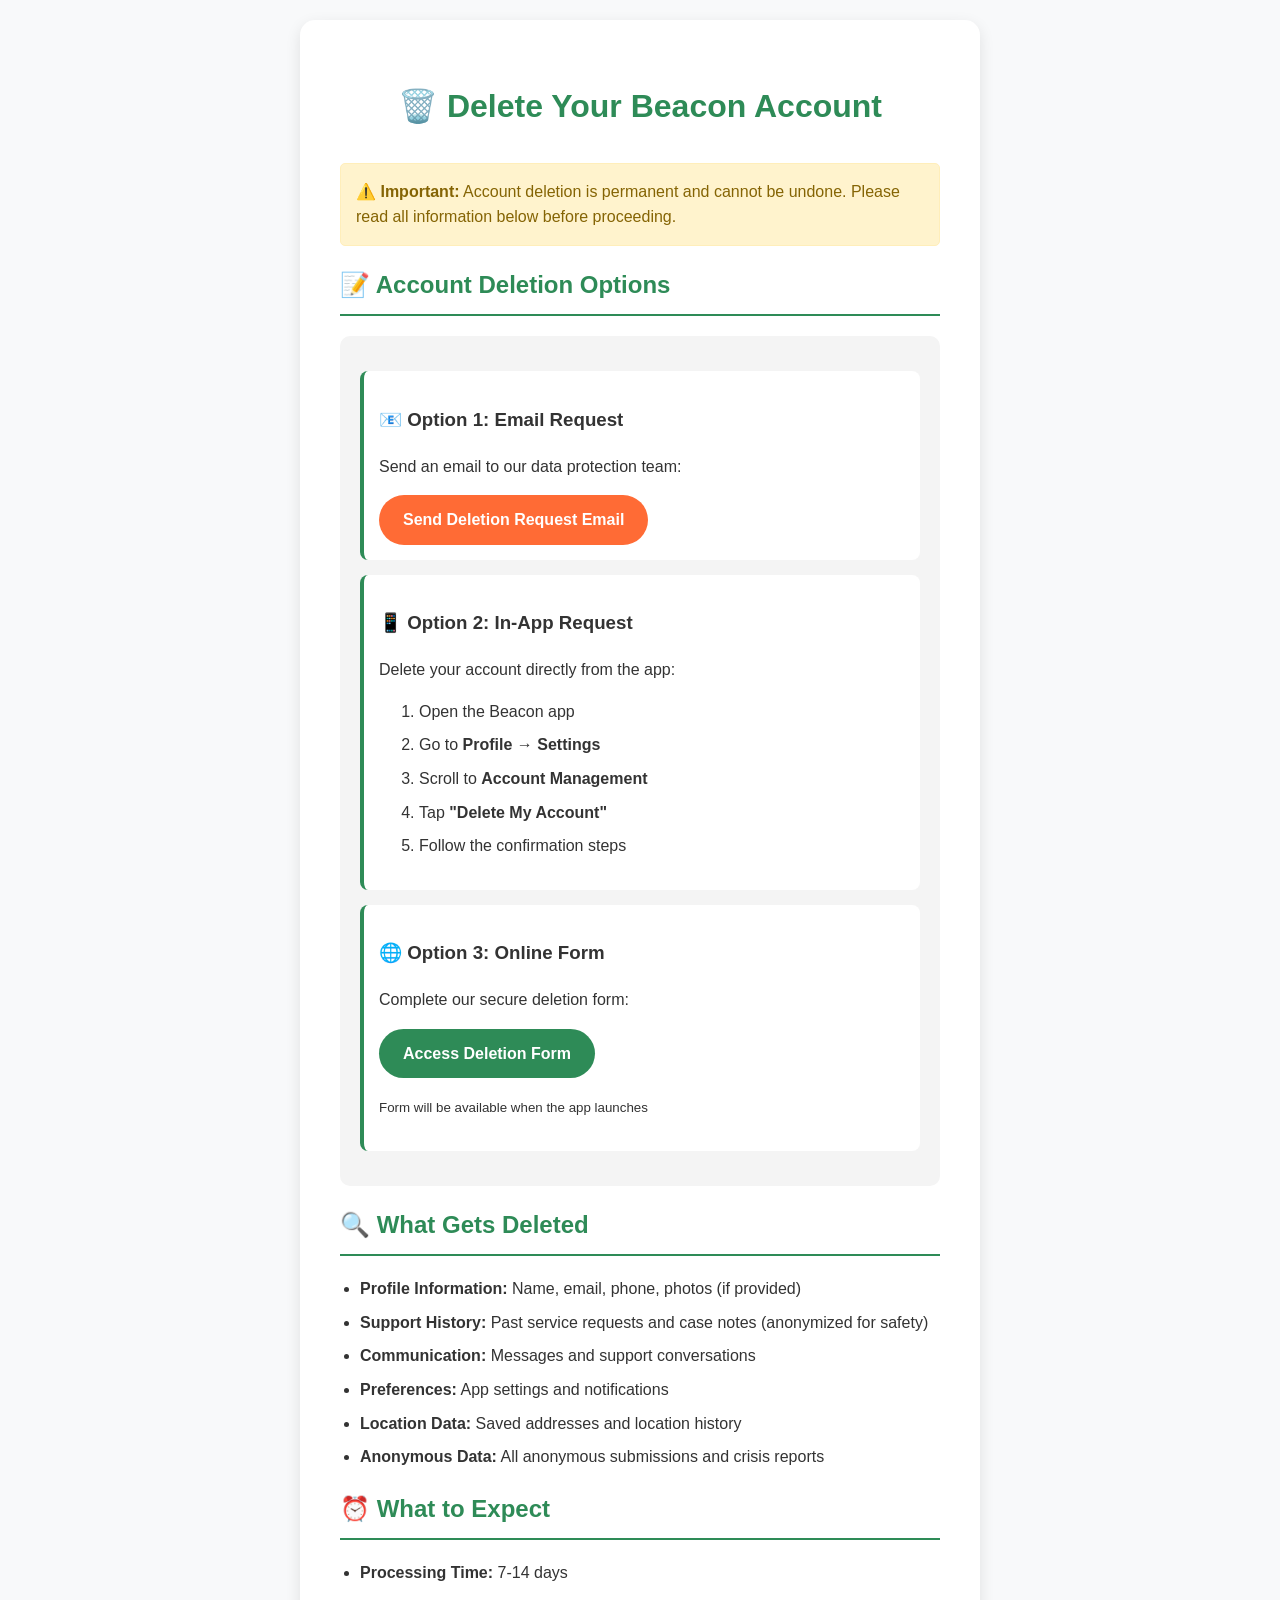
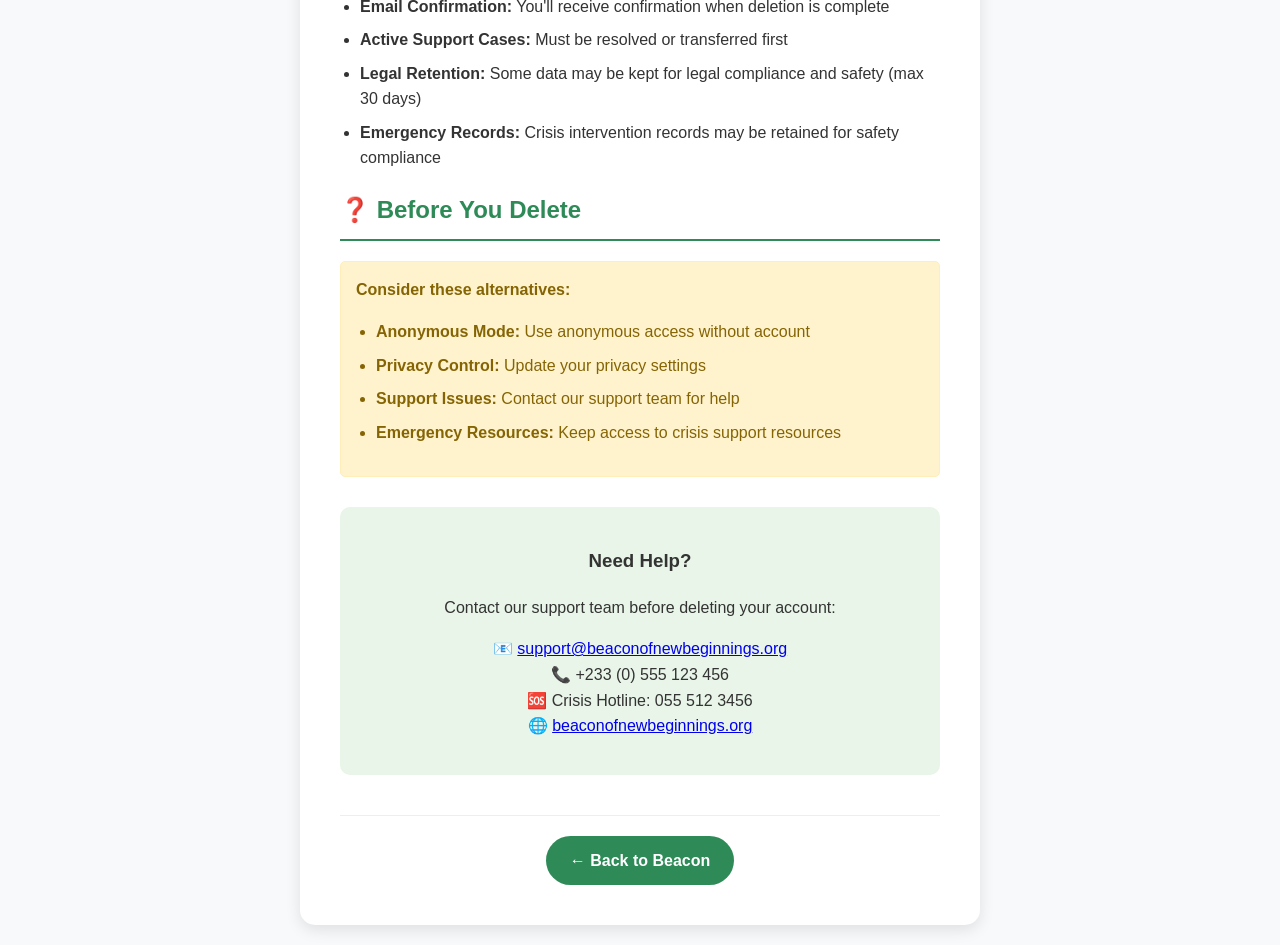
<file: delete-account.html>
<!DOCTYPE html>
<html lang="en">
<head>
    <meta charset="UTF-8">
    <meta name="viewport" content="width=device-width, initial-scale=1.0">
    <title>Delete Account - Beacon of New Beginnings</title>
    <style>
        body { 
            font-family: 'Inter', sans-serif; 
            line-height: 1.6; 
            margin: 0; 
            padding: 20px; 
            background: #f8f9fa;
            color: #333; 
        }
        .container { 
            max-width: 600px; 
            margin: 0 auto; 
            background: white;
            padding: 40px;
            border-radius: 15px;
            box-shadow: 0 5px 15px rgba(0,0,0,0.1);
        }
        h1 { 
            color: #2E8B57; 
            text-align: center;
            margin-bottom: 30px;
        }
        h2 { 
            color: #2E8B57; 
            border-bottom: 2px solid #2E8B57;
            padding-bottom: 10px;
        }
        .warning { 
            background: #fff3cd; 
            border: 1px solid #ffeeba;
            color: #856404;
            padding: 15px; 
            border-radius: 5px; 
            margin: 20px 0; 
        }
        .deletion-options {
            background: #f4f4f4;
            padding: 20px;
            border-radius: 10px;
            margin: 20px 0;
        }
        .option {
            margin: 15px 0;
            padding: 15px;
            background: white;
            border-radius: 8px;
            border-left: 4px solid #2E8B57;
        }
        .btn {
            display: inline-block;
            background: #2E8B57;
            color: white;
            padding: 12px 24px;
            text-decoration: none;
            border-radius: 25px;
            font-weight: 600;
            transition: background 0.3s;
        }
        .btn:hover {
            background: #236B46;
        }
        .btn-email {
            background: #FF6B35;
        }
        .btn-email:hover {
            background: #E5522C;
        }
        ul {
            padding-left: 20px;
        }
        li {
            margin: 8px 0;
        }
        .contact-info {
            background: #e8f5e8;
            padding: 20px;
            border-radius: 10px;
            margin-top: 30px;
            text-align: center;
        }
    </style>
</head>
<body>
    <div class="container">
        <h1>🗑️ Delete Your Beacon Account</h1>
        
        <div class="warning">
            <strong>⚠️ Important:</strong> Account deletion is permanent and cannot be undone. Please read all information below before proceeding.
        </div>

        <h2>📝 Account Deletion Options</h2>
        <div class="deletion-options">
            <div class="option">
                <h3>📧 Option 1: Email Request</h3>
                <p>Send an email to our data protection team:</p>
                <a href="mailto:delete@beaconofnewbeginnings.org?subject=Account Deletion Request&body=I request to delete my Beacon account and all associated data.%0A%0AAccount Email: [Enter your email]%0APhone Number: [Enter your phone]%0AReason (optional): [Enter reason]%0A%0AI understand this action is permanent and cannot be undone." class="btn btn-email">
                    Send Deletion Request Email
                </a>
            </div>

            <div class="option">
                <h3>📱 Option 2: In-App Request</h3>
                <p>Delete your account directly from the app:</p>
                <ol>
                    <li>Open the Beacon app</li>
                    <li>Go to <strong>Profile → Settings</strong></li>
                    <li>Scroll to <strong>Account Management</strong></li>
                    <li>Tap <strong>"Delete My Account"</strong></li>
                    <li>Follow the confirmation steps</li>
                </ol>
            </div>

            <div class="option">
                <h3>🌐 Option 3: Online Form</h3>
                <p>Complete our secure deletion form:</p>
                <a href="https://forms.gle/beaconghana-delete" class="btn" target="_blank">
                    Access Deletion Form
                </a>
                <p><small>Form will be available when the app launches</small></p>
            </div>
        </div>

        <h2>🔍 What Gets Deleted</h2>
        <ul>
            <li><strong>Profile Information:</strong> Name, email, phone, photos (if provided)</li>
            <li><strong>Support History:</strong> Past service requests and case notes (anonymized for safety)</li>
            <li><strong>Communication:</strong> Messages and support conversations</li>
            <li><strong>Preferences:</strong> App settings and notifications</li>
            <li><strong>Location Data:</strong> Saved addresses and location history</li>
            <li><strong>Anonymous Data:</strong> All anonymous submissions and crisis reports</li>
        </ul>

        <h2>⏰ What to Expect</h2>
        <ul>
            <li><strong>Processing Time:</strong> 7-14 days</li>
            <li><strong>Email Confirmation:</strong> You'll receive confirmation when deletion is complete</li>
            <li><strong>Active Support Cases:</strong> Must be resolved or transferred first</li>
            <li><strong>Legal Retention:</strong> Some data may be kept for legal compliance and safety (max 30 days)</li>
            <li><strong>Emergency Records:</strong> Crisis intervention records may be retained for safety compliance</li>
        </ul>

        <h2>❓ Before You Delete</h2>
        <div class="warning">
            <strong>Consider these alternatives:</strong>
            <ul>
                <li><strong>Anonymous Mode:</strong> Use anonymous access without account</li>
                <li><strong>Privacy Control:</strong> Update your privacy settings</li>
                <li><strong>Support Issues:</strong> Contact our support team for help</li>
                <li><strong>Emergency Resources:</strong> Keep access to crisis support resources</li>
            </ul>
        </div>

        <div class="contact-info">
            <h3>Need Help?</h3>
            <p>Contact our support team before deleting your account:</p>
            <p>
                📧 <a href="mailto:support@beaconofnewbeginnings.org">support@beaconofnewbeginnings.org</a><br>
                📞 +233 (0) 555 123 456<br>
                🆘 Crisis Hotline: 055 512 3456<br>
                🌐 <a href="https://beaconofnewbeginnings.org">beaconofnewbeginnings.org</a>
            </p>
        </div>

        <div style="text-align: center; margin-top: 40px; padding-top: 20px; border-top: 1px solid #eee;">
            <a href="index.html" class="btn">← Back to Beacon</a>
        </div>
    </div>
</body>
</html>
</file>
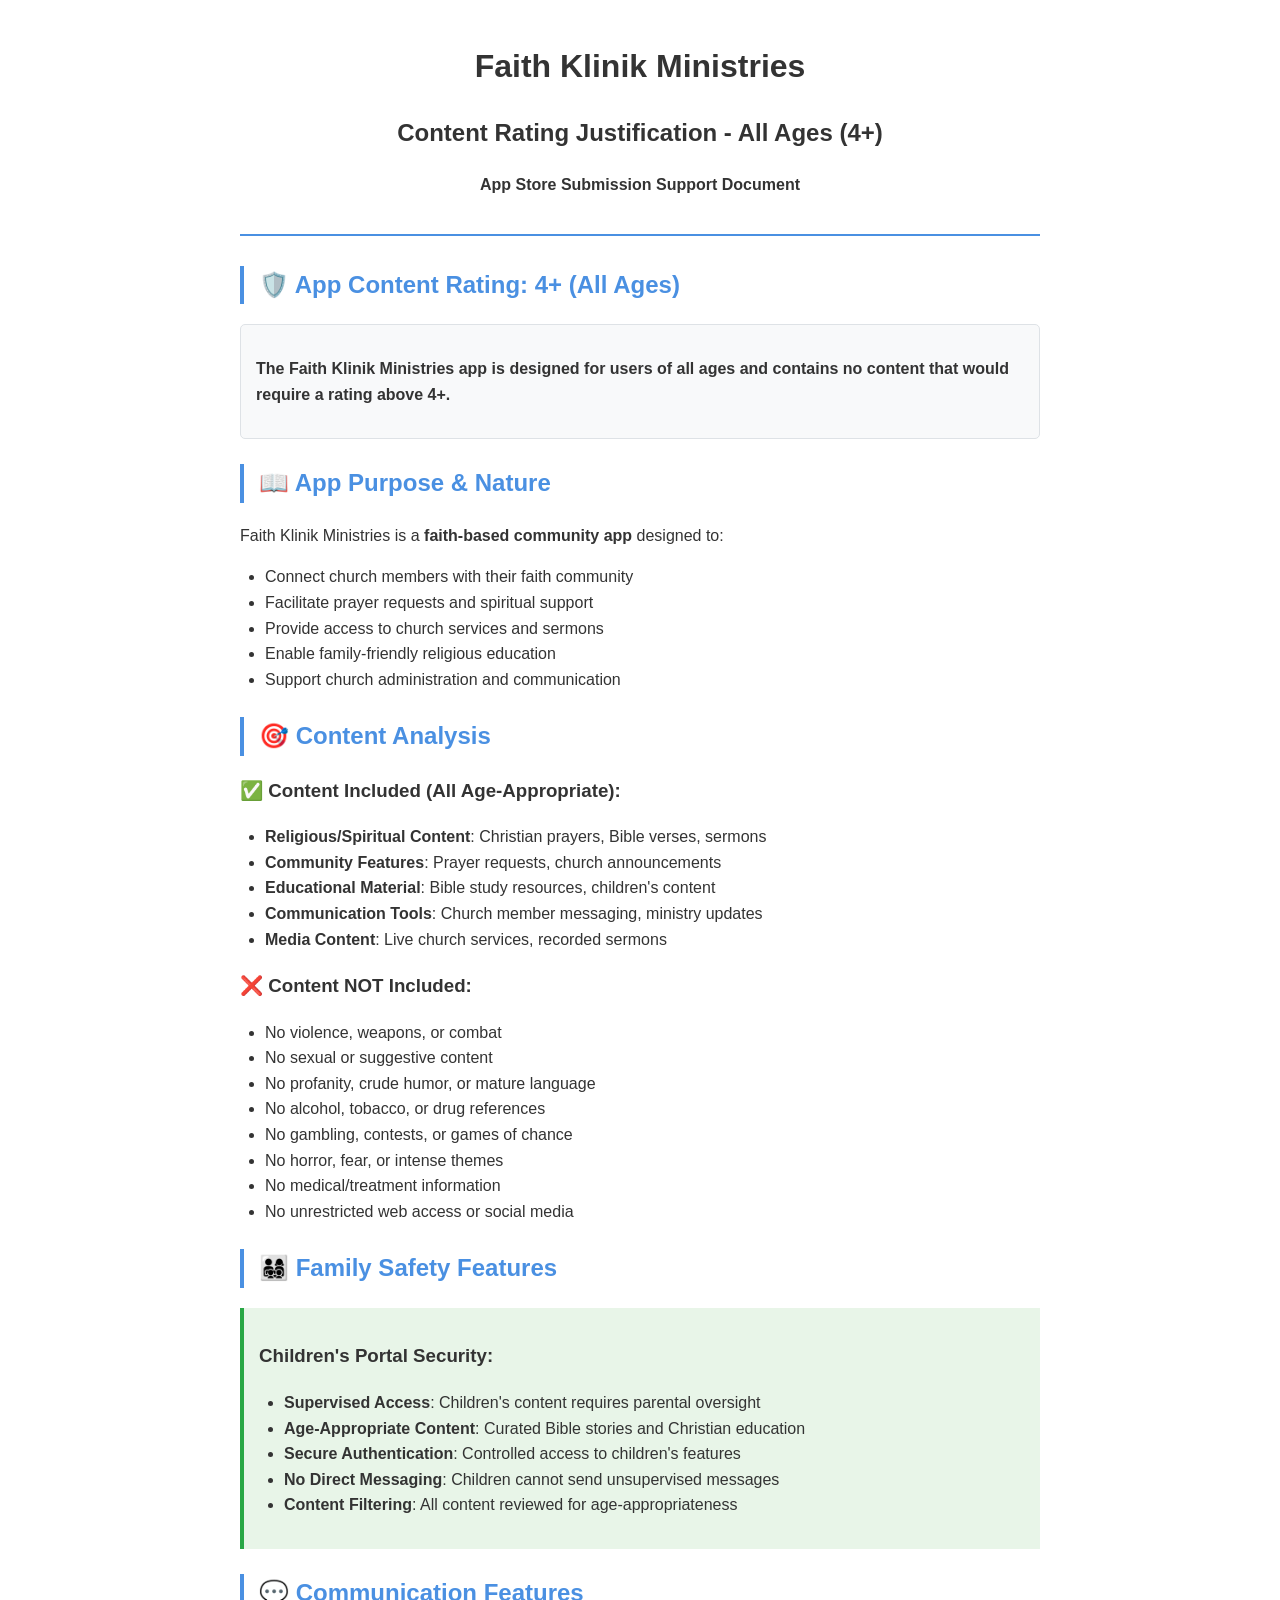
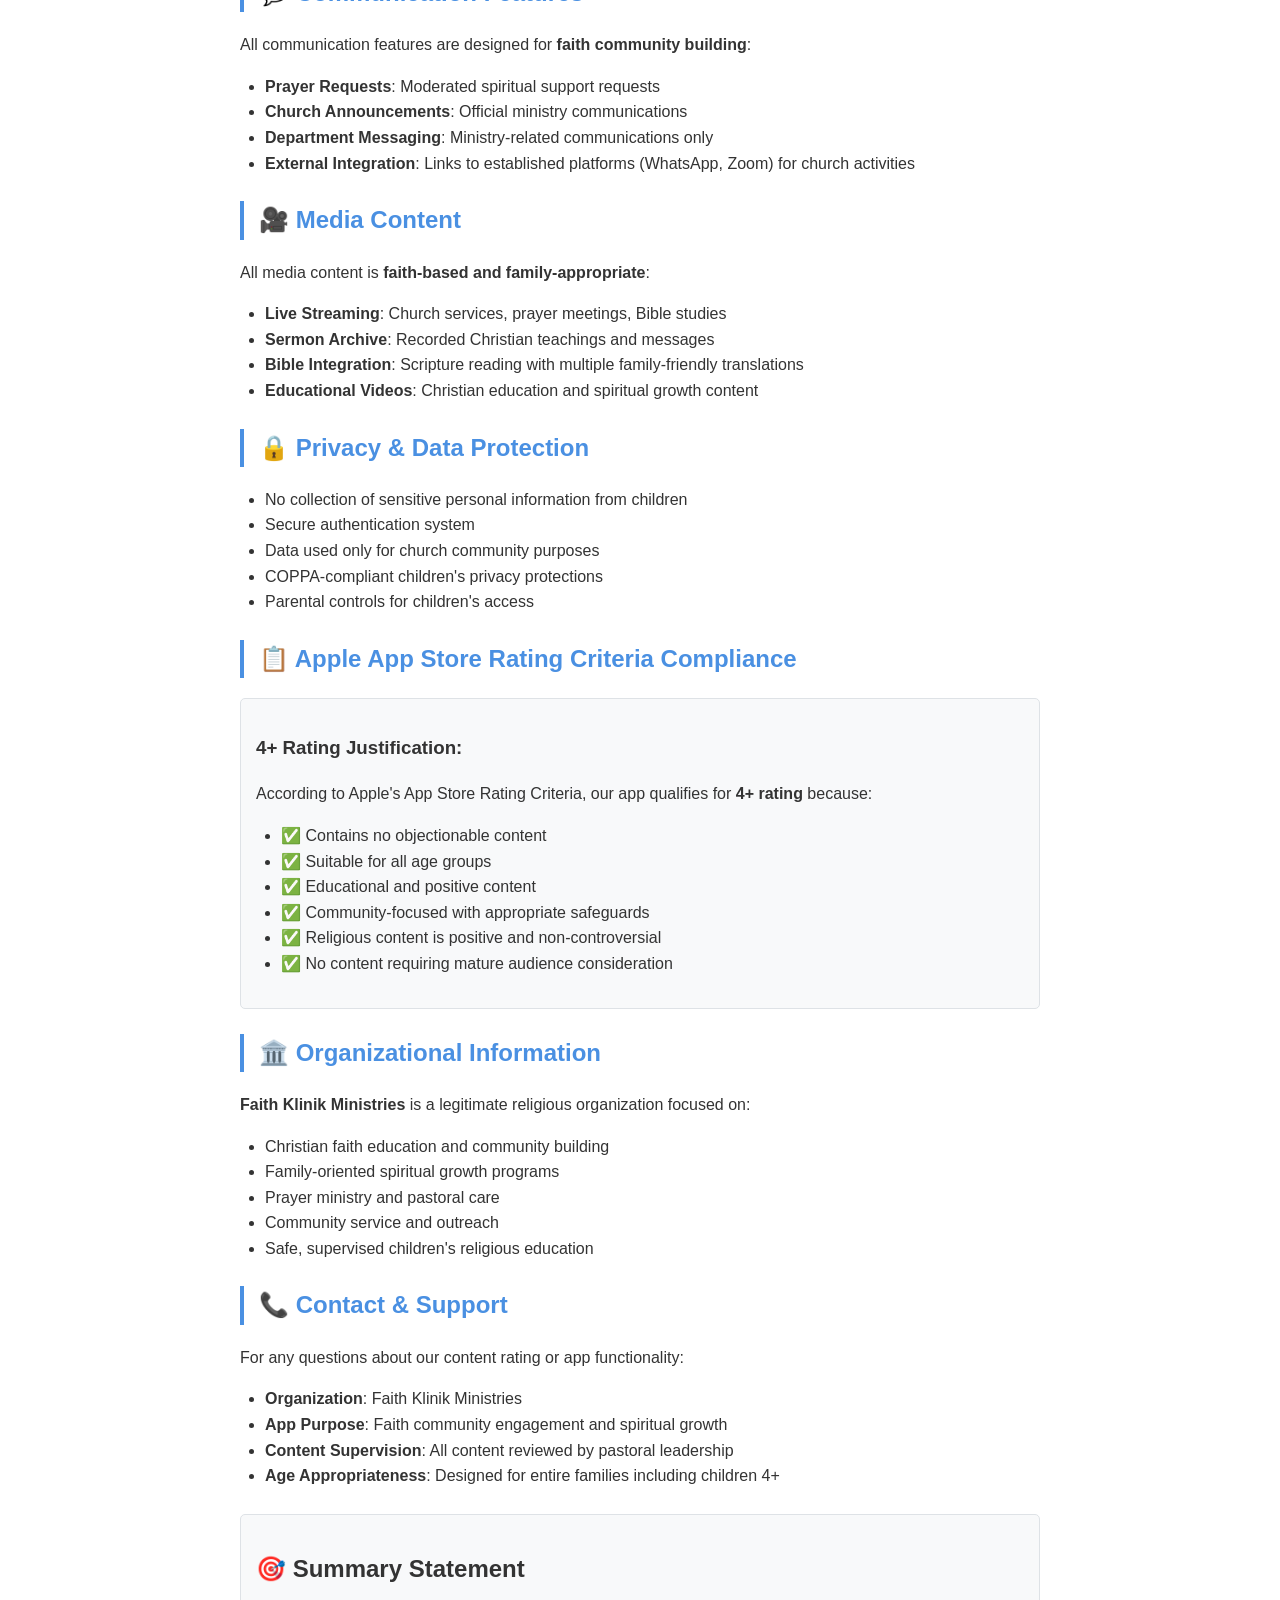
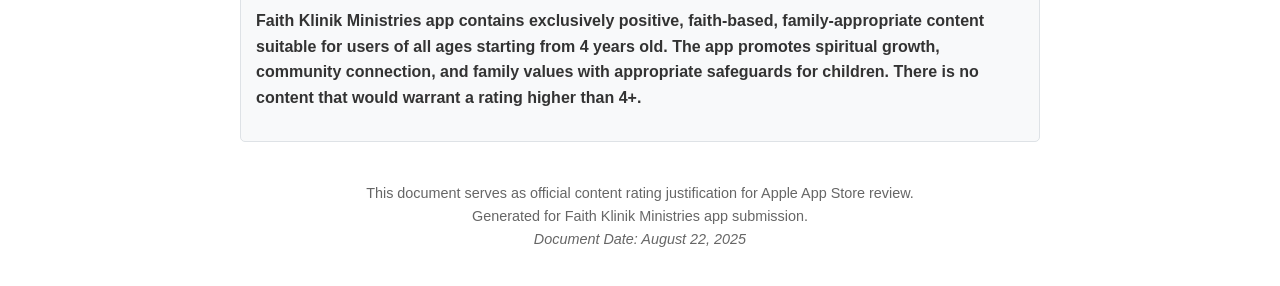
<file: faith-klinik-content-rating.html>
<!DOCTYPE html>
<html lang="en">
<head>
    <meta charset="UTF-8">
    <meta name="viewport" content="width=device-width, initial-scale=1.0">
    <title>Faith Klinik Ministries - Content Rating Justification</title>
    <style>
        body {
            font-family: Arial, sans-serif;
            max-width: 800px;
            margin: 0 auto;
            padding: 20px;
            line-height: 1.6;
            color: #333;
        }
        .header {
            text-align: center;
            border-bottom: 2px solid #4a90e2;
            padding-bottom: 20px;
            margin-bottom: 30px;
        }
        .section {
            margin-bottom: 25px;
        }
        .section h2 {
            color: #4a90e2;
            border-left: 4px solid #4a90e2;
            padding-left: 15px;
        }
        .rating-box {
            background-color: #f8f9fa;
            border: 1px solid #dee2e6;
            border-radius: 5px;
            padding: 15px;
            margin: 15px 0;
        }
        .safety-features {
            background-color: #e8f5e8;
            border-left: 4px solid #28a745;
            padding: 15px;
            margin: 15px 0;
        }
        ul {
            padding-left: 25px;
        }
        .footer {
            margin-top: 40px;
            text-align: center;
            font-size: 0.9em;
            color: #666;
        }
    </style>
</head>
<body>
    <div class="header">
        <h1>Faith Klinik Ministries</h1>
        <h2>Content Rating Justification - All Ages (4+)</h2>
        <p><strong>App Store Submission Support Document</strong></p>
    </div>

    <div class="section">
        <h2>🛡️ App Content Rating: 4+ (All Ages)</h2>
        <div class="rating-box">
            <p><strong>The Faith Klinik Ministries app is designed for users of all ages and contains no content that would require a rating above 4+.</strong></p>
        </div>
    </div>

    <div class="section">
        <h2>📖 App Purpose & Nature</h2>
        <p>Faith Klinik Ministries is a <strong>faith-based community app</strong> designed to:</p>
        <ul>
            <li>Connect church members with their faith community</li>
            <li>Facilitate prayer requests and spiritual support</li>
            <li>Provide access to church services and sermons</li>
            <li>Enable family-friendly religious education</li>
            <li>Support church administration and communication</li>
        </ul>
    </div>

    <div class="section">
        <h2>🎯 Content Analysis</h2>
        
        <h3>✅ Content Included (All Age-Appropriate):</h3>
        <ul>
            <li><strong>Religious/Spiritual Content</strong>: Christian prayers, Bible verses, sermons</li>
            <li><strong>Community Features</strong>: Prayer requests, church announcements</li>
            <li><strong>Educational Material</strong>: Bible study resources, children's content</li>
            <li><strong>Communication Tools</strong>: Church member messaging, ministry updates</li>
            <li><strong>Media Content</strong>: Live church services, recorded sermons</li>
        </ul>

        <h3>❌ Content NOT Included:</h3>
        <ul>
            <li>No violence, weapons, or combat</li>
            <li>No sexual or suggestive content</li>
            <li>No profanity, crude humor, or mature language</li>
            <li>No alcohol, tobacco, or drug references</li>
            <li>No gambling, contests, or games of chance</li>
            <li>No horror, fear, or intense themes</li>
            <li>No medical/treatment information</li>
            <li>No unrestricted web access or social media</li>
        </ul>
    </div>

    <div class="section">
        <h2>👨‍👩‍👧‍👦 Family Safety Features</h2>
        <div class="safety-features">
            <h3>Children's Portal Security:</h3>
            <ul>
                <li><strong>Supervised Access</strong>: Children's content requires parental oversight</li>
                <li><strong>Age-Appropriate Content</strong>: Curated Bible stories and Christian education</li>
                <li><strong>Secure Authentication</strong>: Controlled access to children's features</li>
                <li><strong>No Direct Messaging</strong>: Children cannot send unsupervised messages</li>
                <li><strong>Content Filtering</strong>: All content reviewed for age-appropriateness</li>
            </ul>
        </div>
    </div>

    <div class="section">
        <h2>💬 Communication Features</h2>
        <p>All communication features are designed for <strong>faith community building</strong>:</p>
        <ul>
            <li><strong>Prayer Requests</strong>: Moderated spiritual support requests</li>
            <li><strong>Church Announcements</strong>: Official ministry communications</li>
            <li><strong>Department Messaging</strong>: Ministry-related communications only</li>
            <li><strong>External Integration</strong>: Links to established platforms (WhatsApp, Zoom) for church activities</li>
        </ul>
    </div>

    <div class="section">
        <h2>🎥 Media Content</h2>
        <p>All media content is <strong>faith-based and family-appropriate</strong>:</p>
        <ul>
            <li><strong>Live Streaming</strong>: Church services, prayer meetings, Bible studies</li>
            <li><strong>Sermon Archive</strong>: Recorded Christian teachings and messages</li>
            <li><strong>Bible Integration</strong>: Scripture reading with multiple family-friendly translations</li>
            <li><strong>Educational Videos</strong>: Christian education and spiritual growth content</li>
        </ul>
    </div>

    <div class="section">
        <h2>🔒 Privacy & Data Protection</h2>
        <ul>
            <li>No collection of sensitive personal information from children</li>
            <li>Secure authentication system</li>
            <li>Data used only for church community purposes</li>
            <li>COPPA-compliant children's privacy protections</li>
            <li>Parental controls for children's access</li>
        </ul>
    </div>

    <div class="section">
        <h2>📋 Apple App Store Rating Criteria Compliance</h2>
        <div class="rating-box">
            <h3>4+ Rating Justification:</h3>
            <p>According to Apple's App Store Rating Criteria, our app qualifies for <strong>4+ rating</strong> because:</p>
            <ul>
                <li>✅ Contains no objectionable content</li>
                <li>✅ Suitable for all age groups</li>
                <li>✅ Educational and positive content</li>
                <li>✅ Community-focused with appropriate safeguards</li>
                <li>✅ Religious content is positive and non-controversial</li>
                <li>✅ No content requiring mature audience consideration</li>
            </ul>
        </div>
    </div>

    <div class="section">
        <h2>🏛️ Organizational Information</h2>
        <p><strong>Faith Klinik Ministries</strong> is a legitimate religious organization focused on:</p>
        <ul>
            <li>Christian faith education and community building</li>
            <li>Family-oriented spiritual growth programs</li>
            <li>Prayer ministry and pastoral care</li>
            <li>Community service and outreach</li>
            <li>Safe, supervised children's religious education</li>
        </ul>
    </div>

    <div class="section">
        <h2>📞 Contact & Support</h2>
        <p>For any questions about our content rating or app functionality:</p>
        <ul>
            <li><strong>Organization</strong>: Faith Klinik Ministries</li>
            <li><strong>App Purpose</strong>: Faith community engagement and spiritual growth</li>
            <li><strong>Content Supervision</strong>: All content reviewed by pastoral leadership</li>
            <li><strong>Age Appropriateness</strong>: Designed for entire families including children 4+</li>
        </ul>
    </div>

    <div class="rating-box">
        <h2>🎯 Summary Statement</h2>
        <p><strong>Faith Klinik Ministries app contains exclusively positive, faith-based, family-appropriate content suitable for users of all ages starting from 4 years old. The app promotes spiritual growth, community connection, and family values with appropriate safeguards for children. There is no content that would warrant a rating higher than 4+.</strong></p>
    </div>

    <div class="footer">
        <p>This document serves as official content rating justification for Apple App Store review.<br>
        Generated for Faith Klinik Ministries app submission.<br>
        <em>Document Date: August 22, 2025</em></p>
    </div>
</body>
</html>
</file>
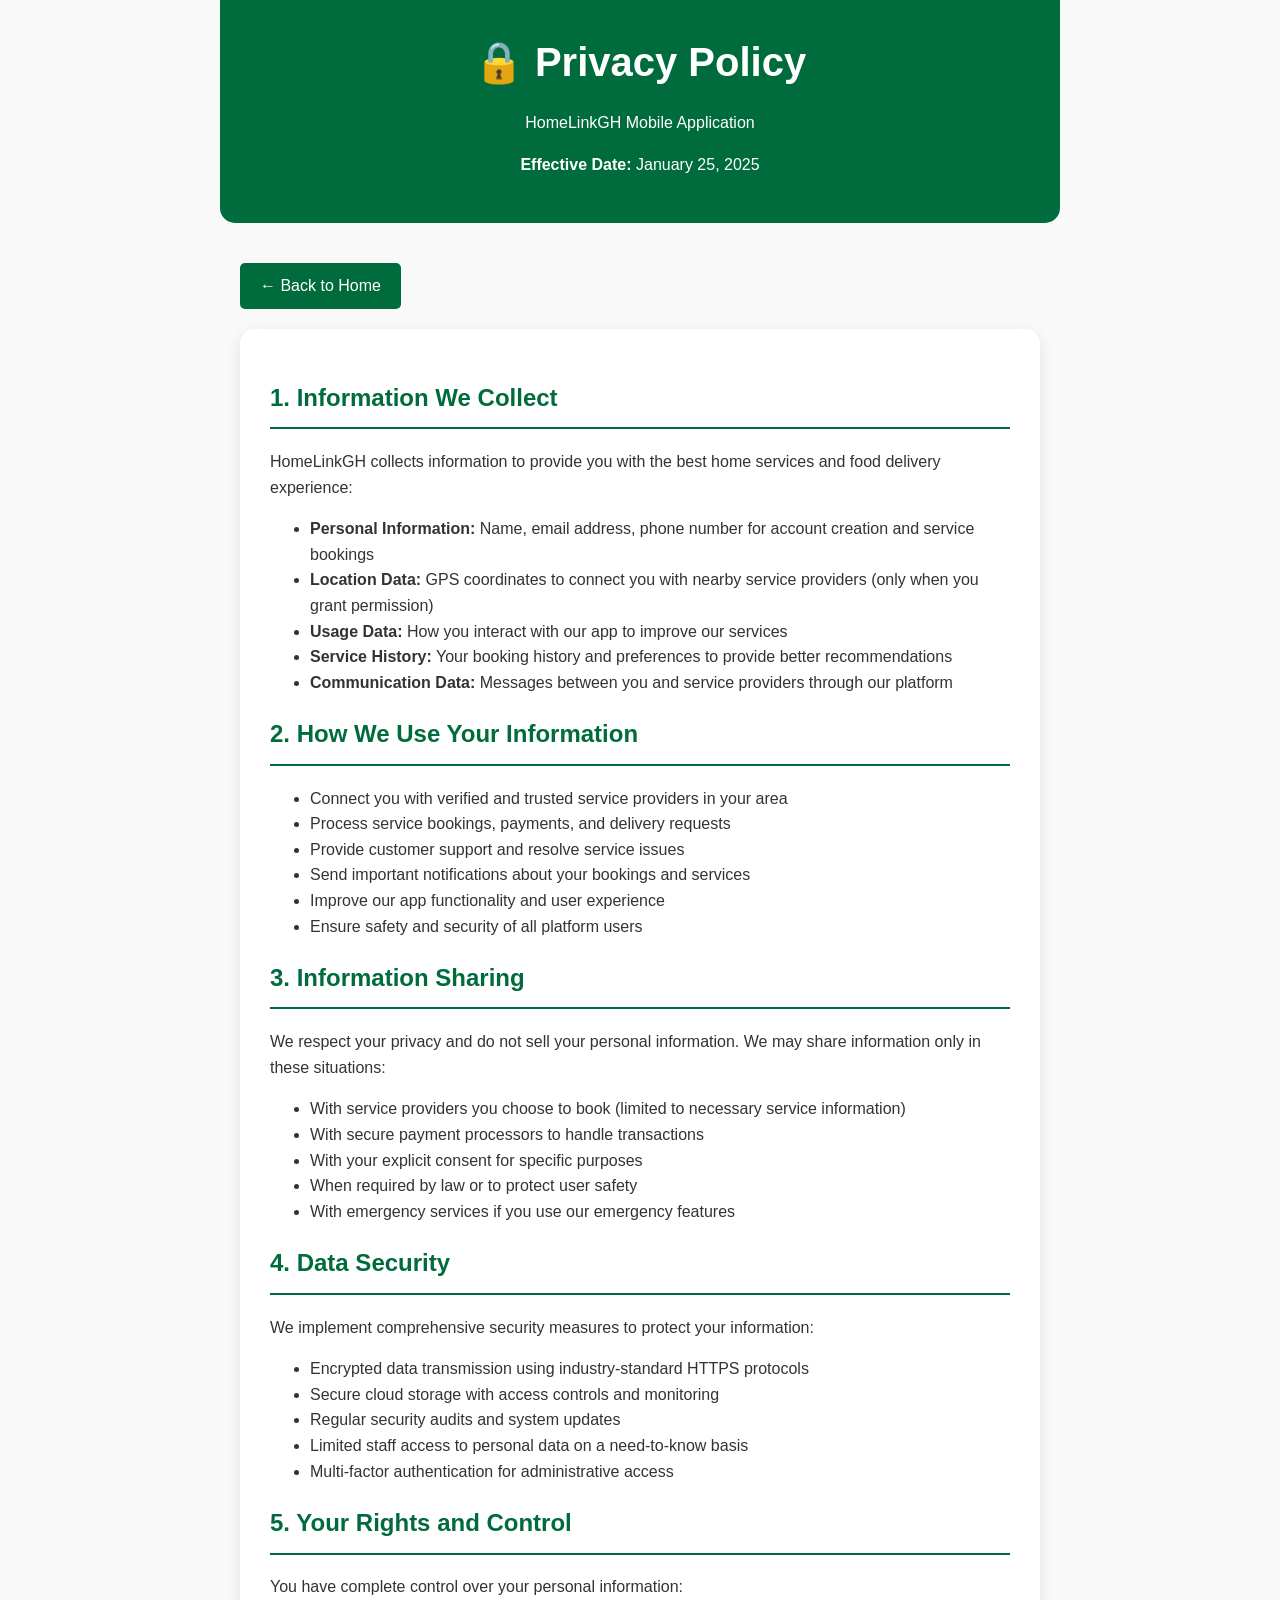
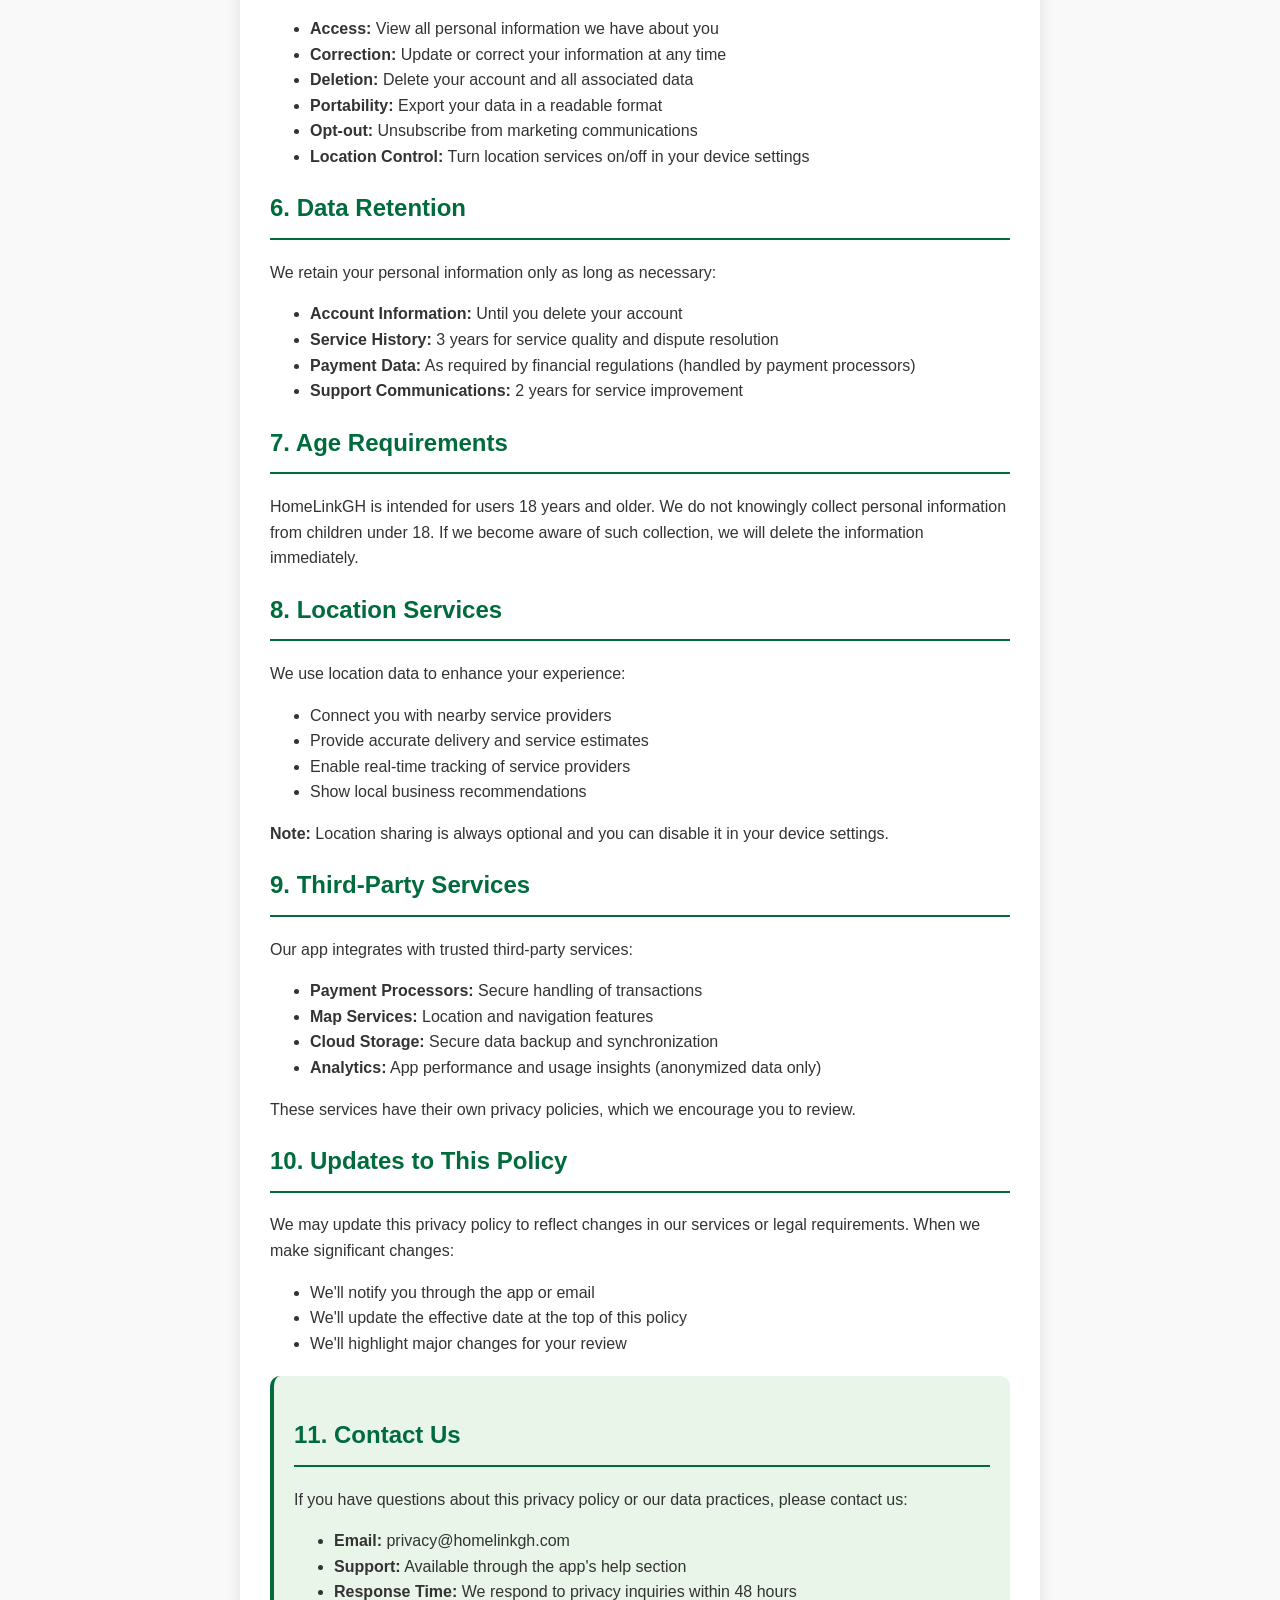
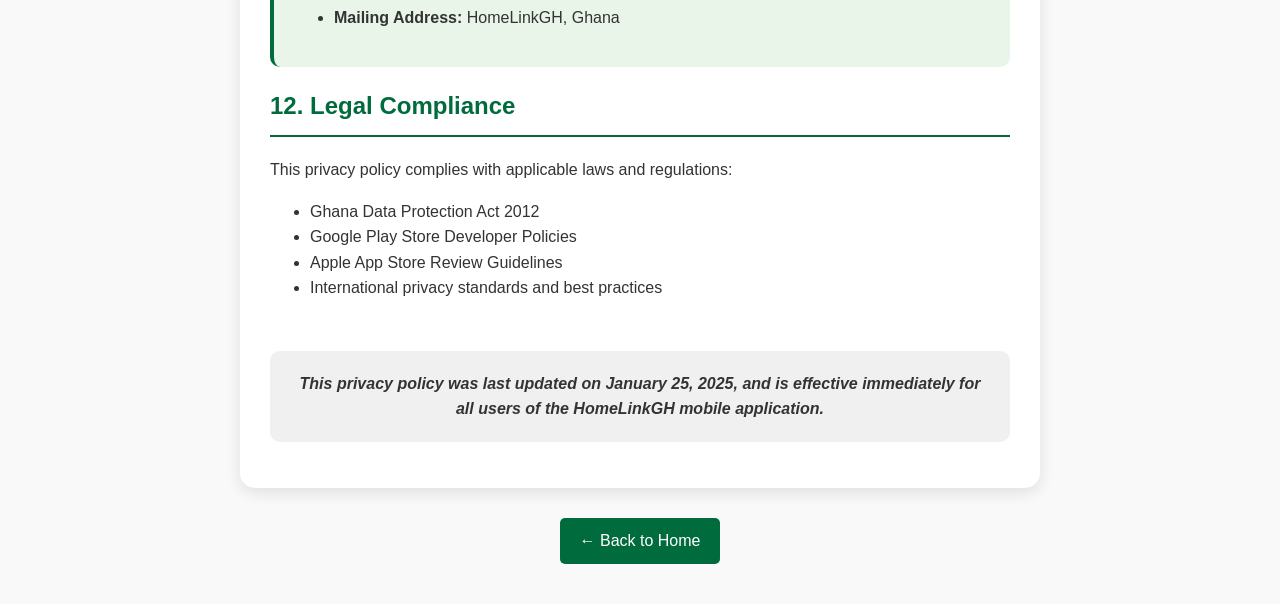
<file: privacy.html>
<!DOCTYPE html>
<html lang="en">
<head>
    <meta charset="UTF-8">
    <meta name="viewport" content="width=device-width, initial-scale=1.0">
    <title>Privacy Policy - HomeLinkGH</title>
    <style>
        body { 
            font-family: 'Segoe UI', Tahoma, Geneva, Verdana, sans-serif; 
            max-width: 800px; 
            margin: 0 auto; 
            padding: 20px; 
            line-height: 1.6; 
            color: #333;
            background: #f9f9f9;
        }
        .header { 
            background: #006B3C; 
            color: white; 
            padding: 30px; 
            text-align: center; 
            margin: -20px -20px 40px -20px;
            border-radius: 0 0 15px 15px;
        }
        h1 { margin: 0; font-size: 2.5em; }
        h2 { color: #006B3C; border-bottom: 2px solid #006B3C; padding-bottom: 10px; }
        .content { background: white; padding: 30px; border-radius: 15px; box-shadow: 0 5px 15px rgba(0,0,0,0.1); }
        .contact { background: #e8f5e8; padding: 20px; border-radius: 10px; margin: 20px 0; border-left: 4px solid #006B3C; }
        .back-link { 
            display: inline-block; 
            background: #006B3C; 
            color: white; 
            padding: 10px 20px; 
            text-decoration: none; 
            border-radius: 5px; 
            margin-bottom: 20px;
        }
        .back-link:hover { background: #004d28; }
    </style>
</head>
<body>
    <div class="header">
        <h1>🔒 Privacy Policy</h1>
        <p>HomeLinkGH Mobile Application</p>
        <p><strong>Effective Date:</strong> January 25, 2025</p>
    </div>

    <a href="index.html" class="back-link">← Back to Home</a>

    <div class="content">
        <h2>1. Information We Collect</h2>
        <p>HomeLinkGH collects information to provide you with the best home services and food delivery experience:</p>
        <ul>
            <li><strong>Personal Information:</strong> Name, email address, phone number for account creation and service bookings</li>
            <li><strong>Location Data:</strong> GPS coordinates to connect you with nearby service providers (only when you grant permission)</li>
            <li><strong>Usage Data:</strong> How you interact with our app to improve our services</li>
            <li><strong>Service History:</strong> Your booking history and preferences to provide better recommendations</li>
            <li><strong>Communication Data:</strong> Messages between you and service providers through our platform</li>
        </ul>

        <h2>2. How We Use Your Information</h2>
        <ul>
            <li>Connect you with verified and trusted service providers in your area</li>
            <li>Process service bookings, payments, and delivery requests</li>
            <li>Provide customer support and resolve service issues</li>
            <li>Send important notifications about your bookings and services</li>
            <li>Improve our app functionality and user experience</li>
            <li>Ensure safety and security of all platform users</li>
        </ul>

        <h2>3. Information Sharing</h2>
        <p>We respect your privacy and do not sell your personal information. We may share information only in these situations:</p>
        <ul>
            <li>With service providers you choose to book (limited to necessary service information)</li>
            <li>With secure payment processors to handle transactions</li>
            <li>With your explicit consent for specific purposes</li>
            <li>When required by law or to protect user safety</li>
            <li>With emergency services if you use our emergency features</li>
        </ul>

        <h2>4. Data Security</h2>
        <p>We implement comprehensive security measures to protect your information:</p>
        <ul>
            <li>Encrypted data transmission using industry-standard HTTPS protocols</li>
            <li>Secure cloud storage with access controls and monitoring</li>
            <li>Regular security audits and system updates</li>
            <li>Limited staff access to personal data on a need-to-know basis</li>
            <li>Multi-factor authentication for administrative access</li>
        </ul>

        <h2>5. Your Rights and Control</h2>
        <p>You have complete control over your personal information:</p>
        <ul>
            <li><strong>Access:</strong> View all personal information we have about you</li>
            <li><strong>Correction:</strong> Update or correct your information at any time</li>
            <li><strong>Deletion:</strong> Delete your account and all associated data</li>
            <li><strong>Portability:</strong> Export your data in a readable format</li>
            <li><strong>Opt-out:</strong> Unsubscribe from marketing communications</li>
            <li><strong>Location Control:</strong> Turn location services on/off in your device settings</li>
        </ul>

        <h2>6. Data Retention</h2>
        <p>We retain your personal information only as long as necessary:</p>
        <ul>
            <li><strong>Account Information:</strong> Until you delete your account</li>
            <li><strong>Service History:</strong> 3 years for service quality and dispute resolution</li>
            <li><strong>Payment Data:</strong> As required by financial regulations (handled by payment processors)</li>
            <li><strong>Support Communications:</strong> 2 years for service improvement</li>
        </ul>

        <h2>7. Age Requirements</h2>
        <p>HomeLinkGH is intended for users 18 years and older. We do not knowingly collect personal information from children under 18. If we become aware of such collection, we will delete the information immediately.</p>

        <h2>8. Location Services</h2>
        <p>We use location data to enhance your experience:</p>
        <ul>
            <li>Connect you with nearby service providers</li>
            <li>Provide accurate delivery and service estimates</li>
            <li>Enable real-time tracking of service providers</li>
            <li>Show local business recommendations</li>
        </ul>
        <p><strong>Note:</strong> Location sharing is always optional and you can disable it in your device settings.</p>

        <h2>9. Third-Party Services</h2>
        <p>Our app integrates with trusted third-party services:</p>
        <ul>
            <li><strong>Payment Processors:</strong> Secure handling of transactions</li>
            <li><strong>Map Services:</strong> Location and navigation features</li>
            <li><strong>Cloud Storage:</strong> Secure data backup and synchronization</li>
            <li><strong>Analytics:</strong> App performance and usage insights (anonymized data only)</li>
        </ul>
        <p>These services have their own privacy policies, which we encourage you to review.</p>

        <h2>10. Updates to This Policy</h2>
        <p>We may update this privacy policy to reflect changes in our services or legal requirements. When we make significant changes:</p>
        <ul>
            <li>We'll notify you through the app or email</li>
            <li>We'll update the effective date at the top of this policy</li>
            <li>We'll highlight major changes for your review</li>
        </ul>

        <div class="contact">
            <h2>11. Contact Us</h2>
            <p>If you have questions about this privacy policy or our data practices, please contact us:</p>
            <ul>
                <li><strong>Email:</strong> privacy@homelinkgh.com</li>
                <li><strong>Support:</strong> Available through the app's help section</li>
                <li><strong>Response Time:</strong> We respond to privacy inquiries within 48 hours</li>
                <li><strong>Mailing Address:</strong> HomeLinkGH, Ghana</li>
            </ul>
        </div>

        <h2>12. Legal Compliance</h2>
        <p>This privacy policy complies with applicable laws and regulations:</p>
        <ul>
            <li>Ghana Data Protection Act 2012</li>
            <li>Google Play Store Developer Policies</li>
            <li>Apple App Store Review Guidelines</li>
            <li>International privacy standards and best practices</li>
        </ul>

        <p style="text-align: center; margin-top: 50px; padding: 20px; background: #f0f0f0; border-radius: 10px; font-style: italic;">
            <strong>This privacy policy was last updated on January 25, 2025, and is effective immediately for all users of the HomeLinkGH mobile application.</strong>
        </p>
    </div>

    <div style="text-align: center; margin-top: 30px;">
        <a href="index.html" class="back-link">← Back to Home</a>
    </div>
</body>
</html>
</file>
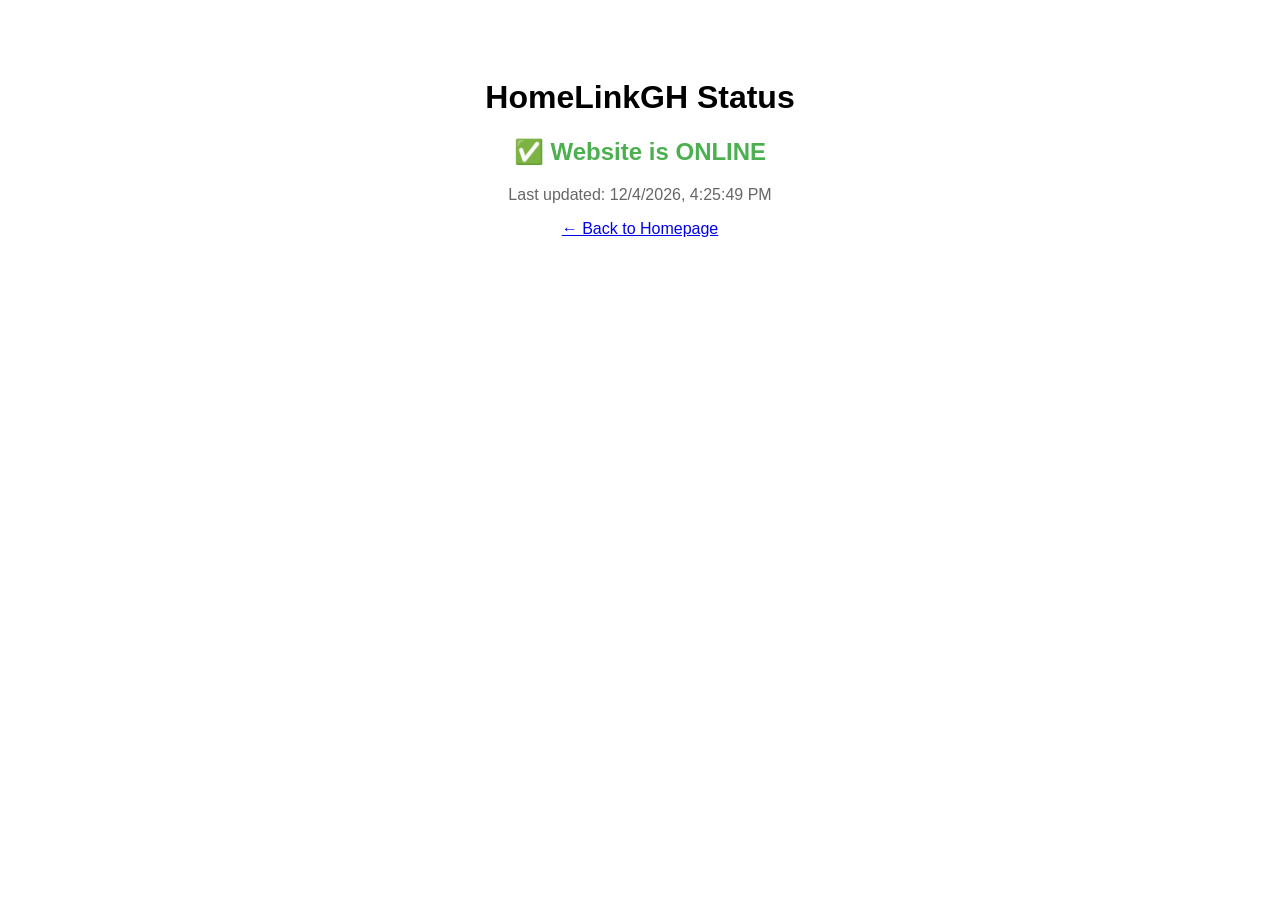
<file: status.html>
<!DOCTYPE html>
<html>
<head>
    <title>HomeLinkGH Status</title>
    <meta charset="UTF-8">
    <meta name="viewport" content="width=device-width, initial-scale=1.0">
    <style>
        body { font-family: Arial, sans-serif; text-align: center; padding: 50px; }
        .status { color: #4CAF50; font-size: 24px; font-weight: bold; }
        .timestamp { color: #666; margin-top: 20px; }
    </style>
</head>
<body>
    <h1>HomeLinkGH Status</h1>
    <div class="status">✅ Website is ONLINE</div>
    <div class="timestamp">Last updated: <span id="timestamp"></span></div>
    <p><a href="index.html">← Back to Homepage</a></p>
    <script>
        document.getElementById('timestamp').textContent = new Date().toLocaleString();
    </script>
</body>
</html>
</file>
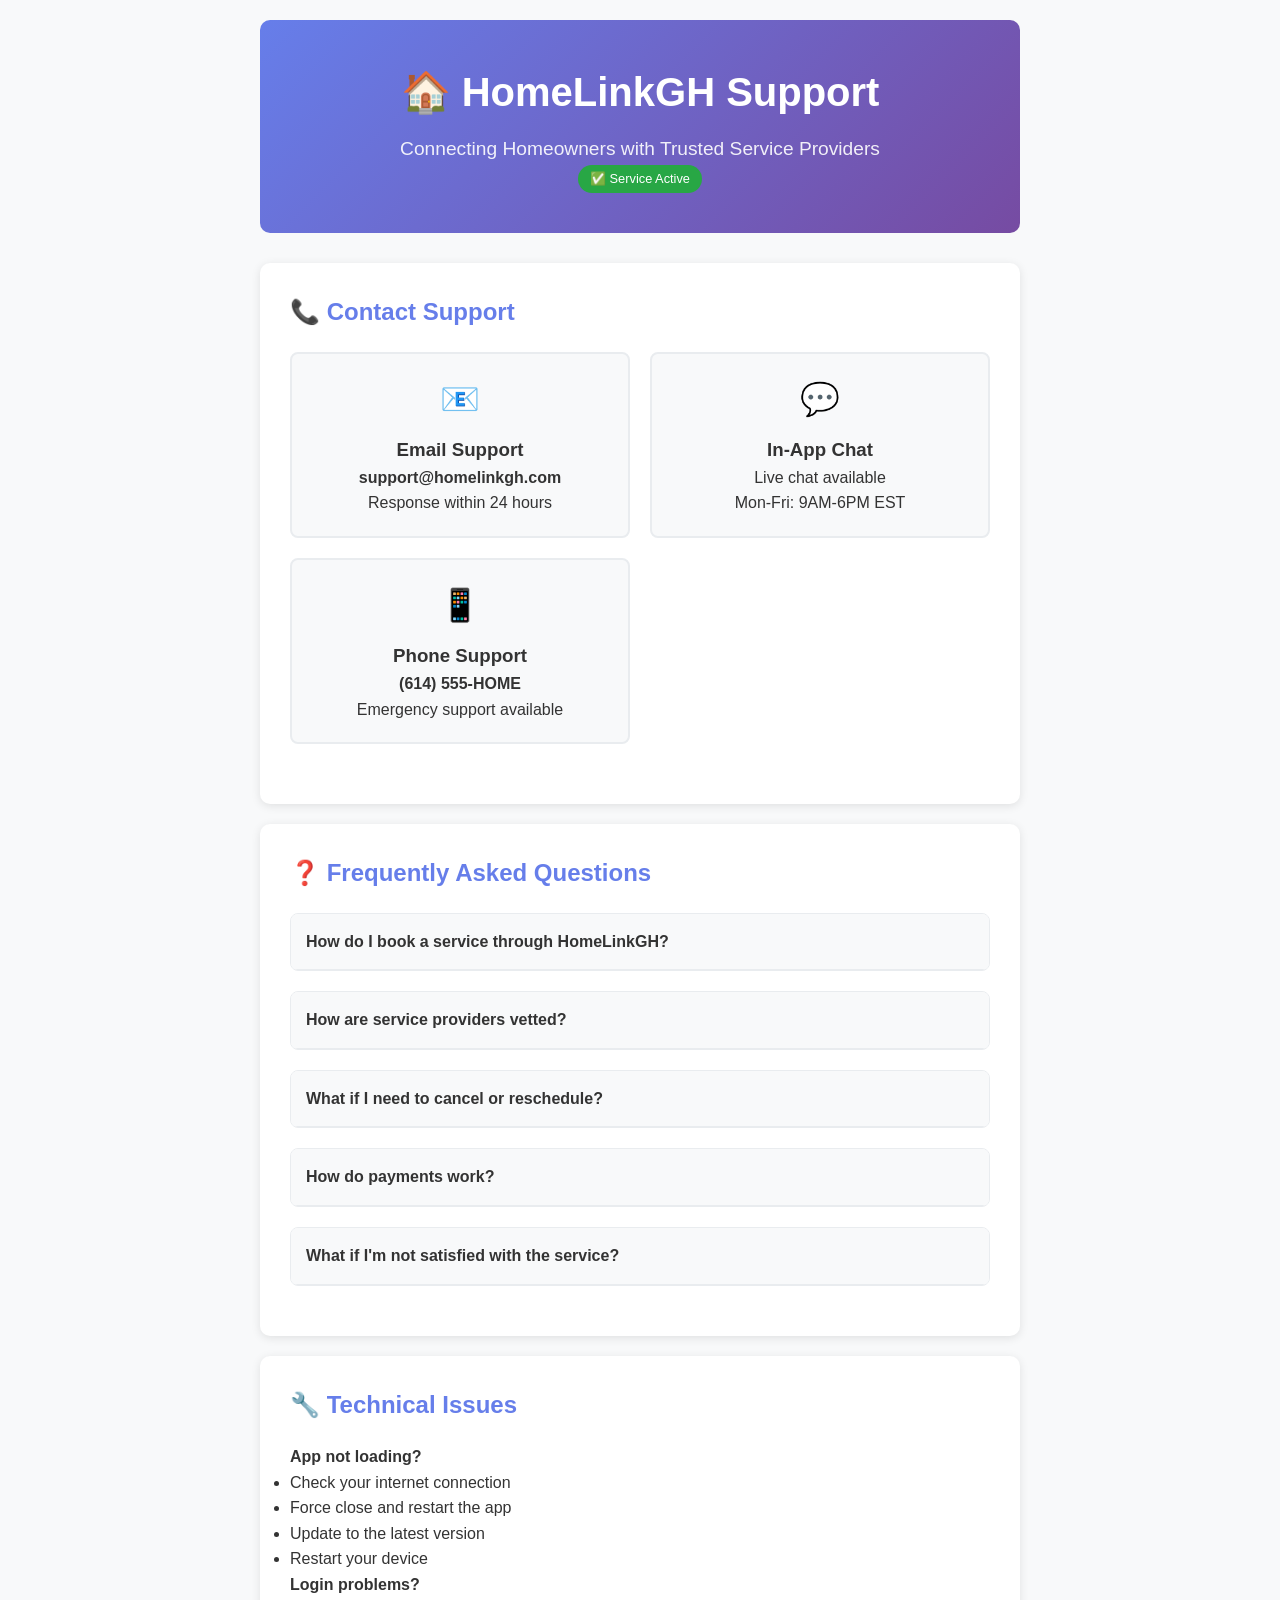
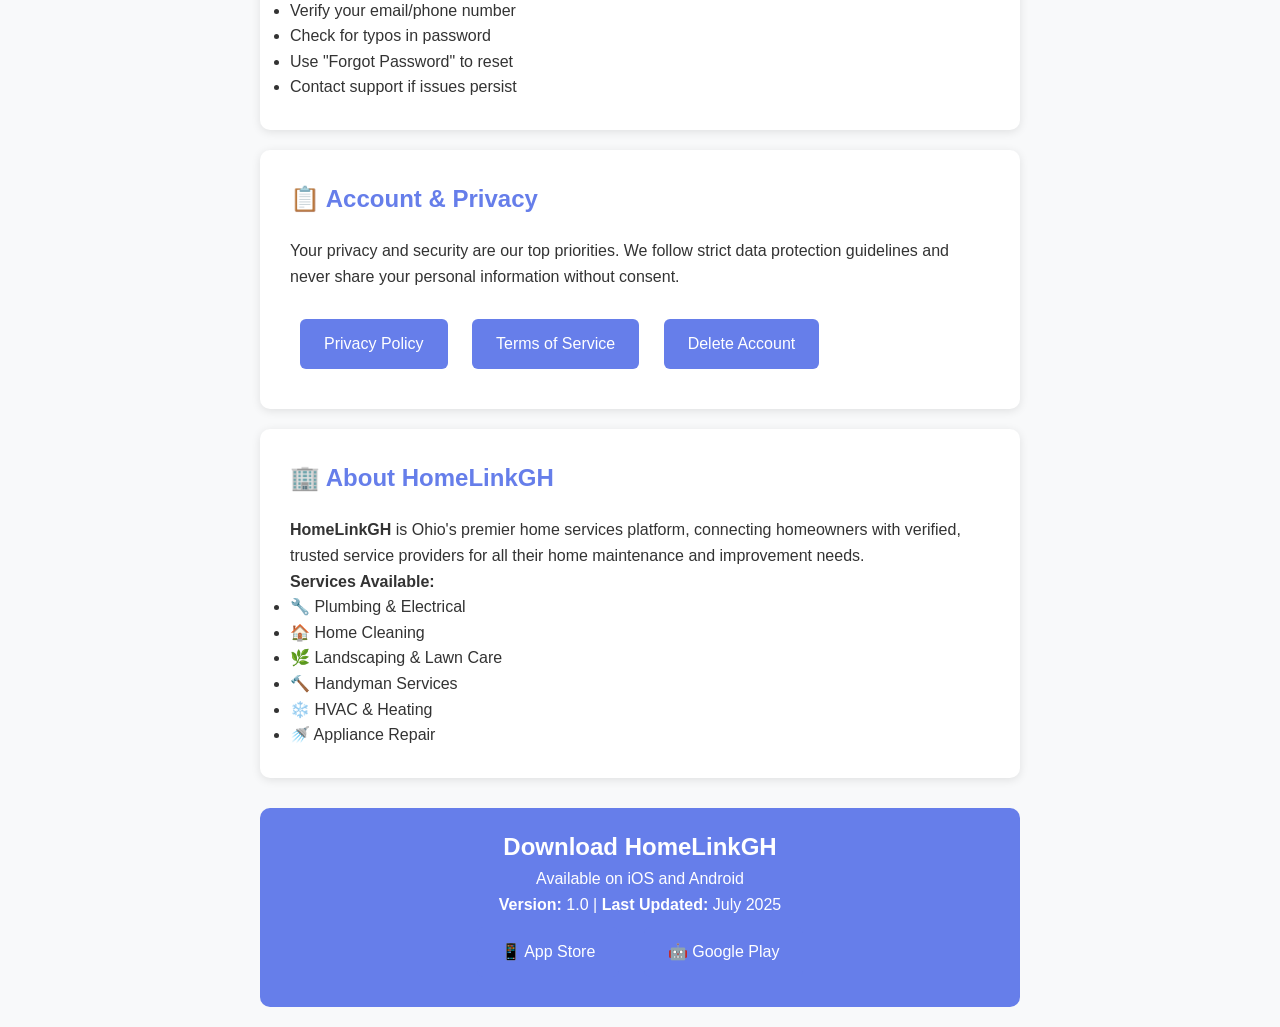
<file: support.html>
<!DOCTYPE html>
<html lang="en">
<head>
    <meta charset="UTF-8">
    <meta name="viewport" content="width=device-width, initial-scale=1.0">
    <title>HomeLinkGH - Customer Support</title>
    <style>
        * {
            margin: 0;
            padding: 0;
            box-sizing: border-box;
        }
        body {
            font-family: -apple-system, BlinkMacSystemFont, 'Segoe UI', Roboto, Oxygen, Ubuntu, Cantarell, sans-serif;
            line-height: 1.6;
            color: #333;
            background-color: #f8f9fa;
        }
        .container {
            max-width: 800px;
            margin: 0 auto;
            padding: 20px;
        }
        .header {
            background: linear-gradient(135deg, #667eea 0%, #764ba2 100%);
            color: white;
            text-align: center;
            padding: 40px 20px;
            border-radius: 10px;
            margin-bottom: 30px;
        }
        .header h1 {
            font-size: 2.5em;
            margin-bottom: 10px;
        }
        .header p {
            font-size: 1.2em;
            opacity: 0.9;
        }
        .support-section {
            background: white;
            padding: 30px;
            border-radius: 10px;
            margin-bottom: 20px;
            box-shadow: 0 2px 10px rgba(0,0,0,0.1);
        }
        .support-section h2 {
            color: #667eea;
            margin-bottom: 20px;
            font-size: 1.5em;
        }
        .contact-grid {
            display: grid;
            grid-template-columns: repeat(auto-fit, minmax(250px, 1fr));
            gap: 20px;
            margin-bottom: 30px;
        }
        .contact-item {
            text-align: center;
            padding: 20px;
            background: #f8f9fa;
            border-radius: 8px;
            border: 2px solid #e9ecef;
        }
        .contact-item:hover {
            border-color: #667eea;
            transform: translateY(-2px);
            transition: all 0.3s ease;
        }
        .contact-icon {
            font-size: 2em;
            margin-bottom: 10px;
        }
        .faq-item {
            margin-bottom: 20px;
            border: 1px solid #e9ecef;
            border-radius: 8px;
            overflow: hidden;
        }
        .faq-question {
            background: #f8f9fa;
            padding: 15px;
            font-weight: 600;
            cursor: pointer;
            border-bottom: 1px solid #e9ecef;
        }
        .faq-answer {
            padding: 15px;
            background: white;
        }
        .app-info {
            text-align: center;
            padding: 20px;
            background: #667eea;
            color: white;
            border-radius: 10px;
            margin-top: 30px;
        }
        .btn {
            display: inline-block;
            padding: 12px 24px;
            background: #667eea;
            color: white;
            text-decoration: none;
            border-radius: 6px;
            margin: 10px;
            transition: background 0.3s ease;
        }
        .btn:hover {
            background: #5a67d8;
        }
        .status-badge {
            display: inline-block;
            padding: 4px 12px;
            background: #28a745;
            color: white;
            border-radius: 20px;
            font-size: 0.8em;
        }
    </style>
</head>
<body>
    <div class="container">
        <div class="header">
            <h1>🏠 HomeLinkGH Support</h1>
            <p>Connecting Homeowners with Trusted Service Providers</p>
            <span class="status-badge">✅ Service Active</span>
        </div>

        <div class="support-section">
            <h2>📞 Contact Support</h2>
            <div class="contact-grid">
                <div class="contact-item">
                    <div class="contact-icon">📧</div>
                    <h3>Email Support</h3>
                    <p><strong>support@homelinkgh.com</strong></p>
                    <p>Response within 24 hours</p>
                </div>
                <div class="contact-item">
                    <div class="contact-icon">💬</div>
                    <h3>In-App Chat</h3>
                    <p>Live chat available</p>
                    <p>Mon-Fri: 9AM-6PM EST</p>
                </div>
                <div class="contact-item">
                    <div class="contact-icon">📱</div>
                    <h3>Phone Support</h3>
                    <p><strong>(614) 555-HOME</strong></p>
                    <p>Emergency support available</p>
                </div>
            </div>
        </div>

        <div class="support-section">
            <h2>❓ Frequently Asked Questions</h2>
            
            <div class="faq-item">
                <div class="faq-question">How do I book a service through HomeLinkGH?</div>
                <div class="faq-answer">
                    Open the app, browse available services, select your preferred provider, choose a date and time, and confirm your booking. You'll receive confirmation details via email and SMS.
                </div>
            </div>

            <div class="faq-item">
                <div class="faq-question">How are service providers vetted?</div>
                <div class="faq-answer">
                    All providers undergo background checks, license verification, insurance confirmation, and customer review analysis before joining our platform. We maintain high standards for quality and reliability.
                </div>
            </div>

            <div class="faq-item">
                <div class="faq-question">What if I need to cancel or reschedule?</div>
                <div class="faq-answer">
                    You can cancel or reschedule bookings up to 24 hours before the appointment through the app. Go to "My Bookings" and select the appointment you need to modify.
                </div>
            </div>

            <div class="faq-item">
                <div class="faq-question">How do payments work?</div>
                <div class="faq-answer">
                    Payments are processed securely through the app after service completion. We accept credit cards, debit cards, and digital wallets. You'll receive a receipt via email.
                </div>
            </div>

            <div class="faq-item">
                <div class="faq-question">What if I'm not satisfied with the service?</div>
                <div class="faq-answer">
                    Contact our support team immediately. We offer a satisfaction guarantee and will work with you and the provider to resolve any issues. Refunds are available for qualifying situations.
                </div>
            </div>
        </div>

        <div class="support-section">
            <h2>🔧 Technical Issues</h2>
            <p><strong>App not loading?</strong></p>
            <ul>
                <li>Check your internet connection</li>
                <li>Force close and restart the app</li>
                <li>Update to the latest version</li>
                <li>Restart your device</li>
            </ul>
            
            <p><strong>Login problems?</strong></p>
            <ul>
                <li>Verify your email/phone number</li>
                <li>Check for typos in password</li>
                <li>Use "Forgot Password" to reset</li>
                <li>Contact support if issues persist</li>
            </ul>
        </div>

        <div class="support-section">
            <h2>📋 Account & Privacy</h2>
            <p>Your privacy and security are our top priorities. We follow strict data protection guidelines and never share your personal information without consent.</p>
            
            <div style="margin-top: 20px;">
                <a href="#" class="btn">Privacy Policy</a>
                <a href="#" class="btn">Terms of Service</a>
                <a href="#" class="btn">Delete Account</a>
            </div>
        </div>

        <div class="support-section">
            <h2>🏢 About HomeLinkGH</h2>
            <p><strong>HomeLinkGH</strong> is Ohio's premier home services platform, connecting homeowners with verified, trusted service providers for all their home maintenance and improvement needs.</p>
            
            <p><strong>Services Available:</strong></p>
            <ul>
                <li>🔧 Plumbing & Electrical</li>
                <li>🏠 Home Cleaning</li>
                <li>🌿 Landscaping & Lawn Care</li>
                <li>🔨 Handyman Services</li>
                <li>❄️ HVAC & Heating</li>
                <li>🚿 Appliance Repair</li>
            </ul>
        </div>

        <div class="app-info">
            <h2>Download HomeLinkGH</h2>
            <p>Available on iOS and Android</p>
            <p><strong>Version:</strong> 1.0 | <strong>Last Updated:</strong> July 2025</p>
            <div>
                <a href="#" class="btn">📱 App Store</a>
                <a href="#" class="btn">🤖 Google Play</a>
            </div>
        </div>
    </div>

    <script>
        // Simple FAQ toggle functionality
        document.querySelectorAll('.faq-question').forEach(question => {
            question.addEventListener('click', () => {
                const answer = question.nextElementSibling;
                const isVisible = answer.style.display === 'block';
                answer.style.display = isVisible ? 'none' : 'block';
            });
        });

        // Initialize all FAQ answers as hidden
        document.querySelectorAll('.faq-answer').forEach(answer => {
            answer.style.display = 'none';
        });
    </script>
</body>
</html>
</file>
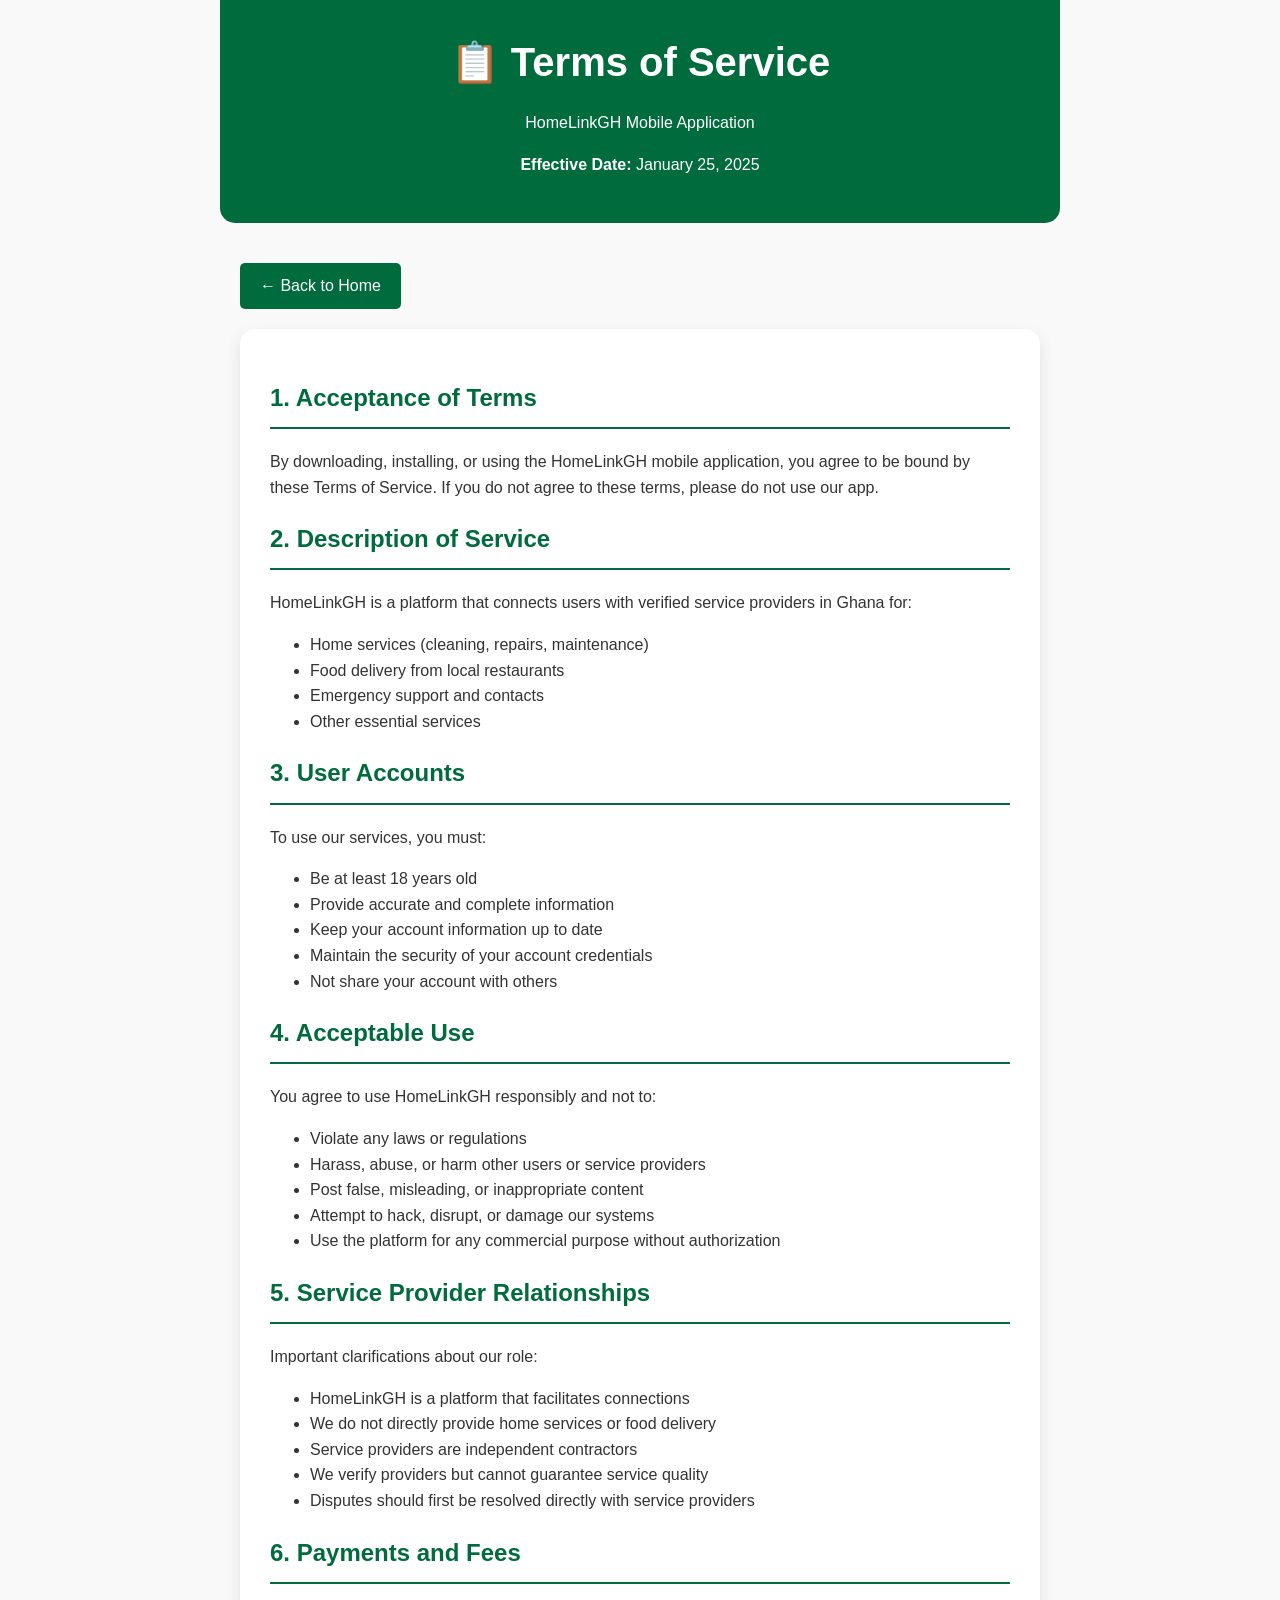
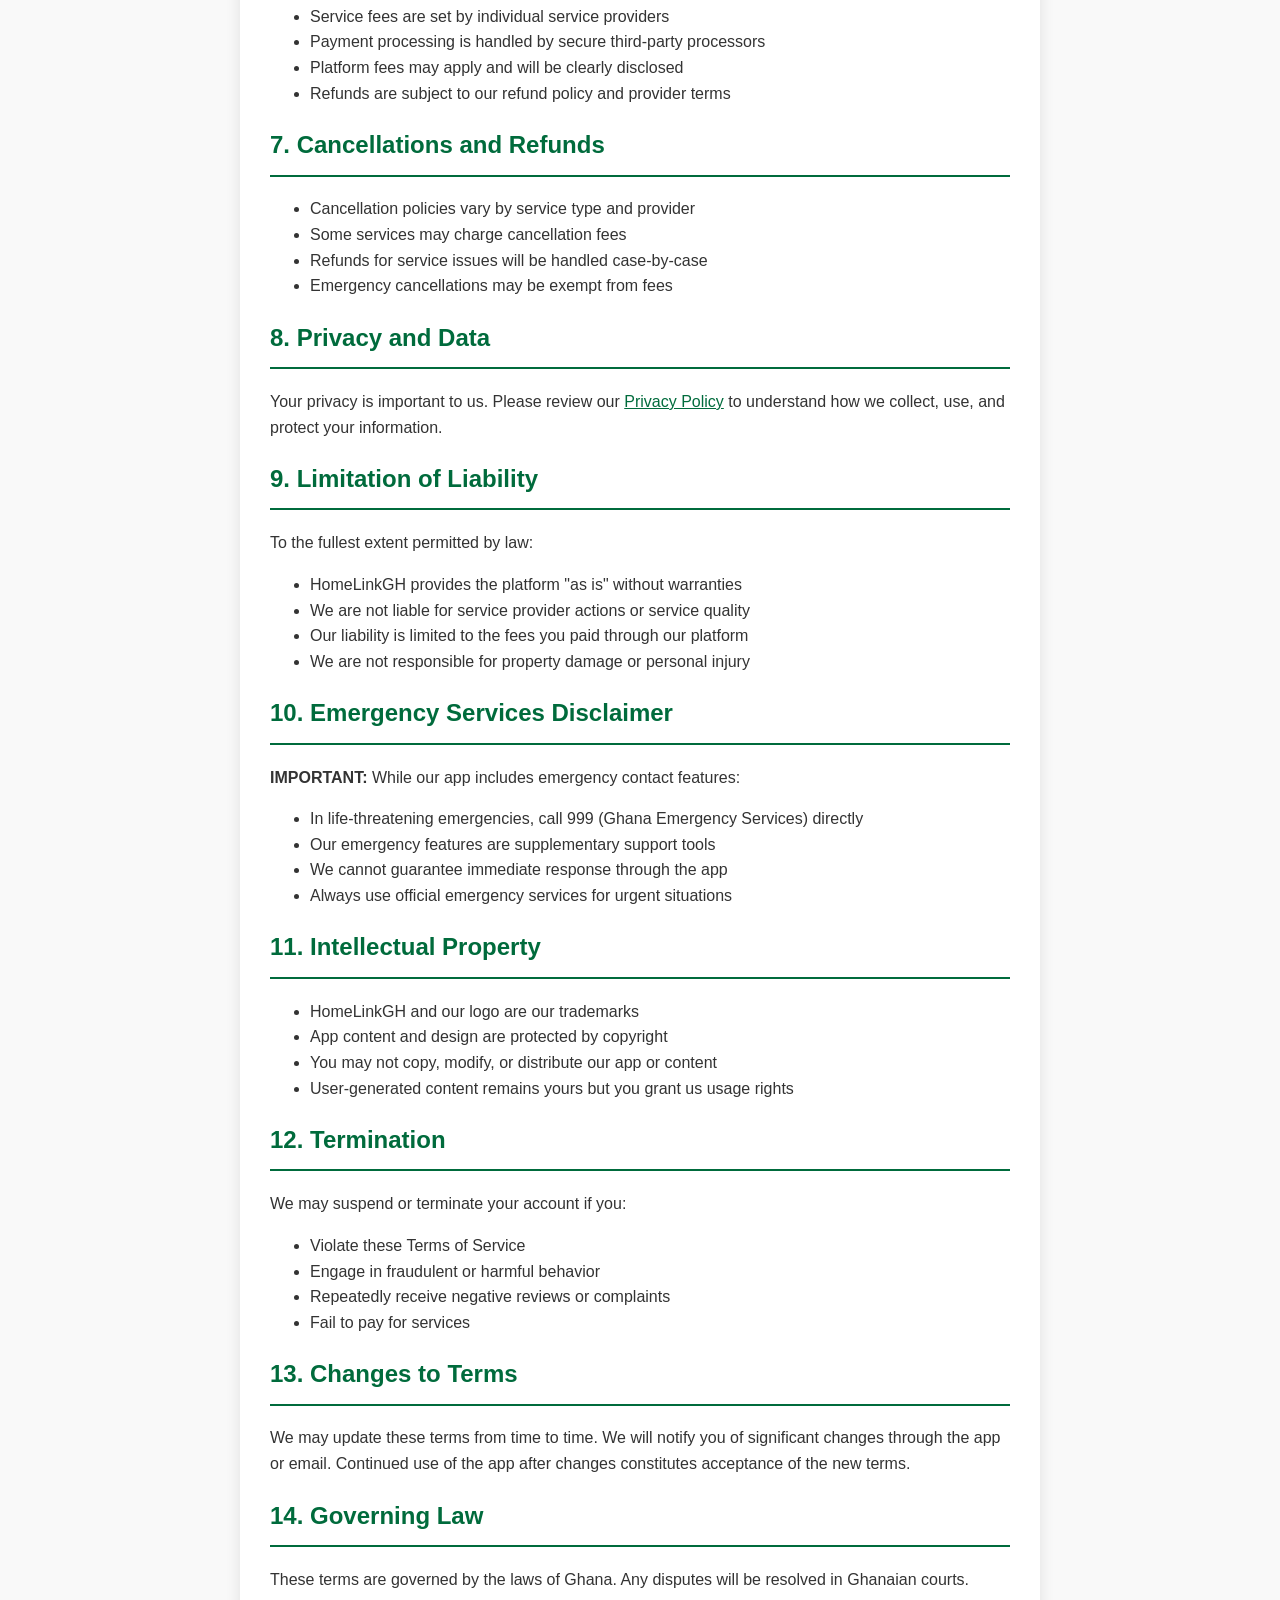
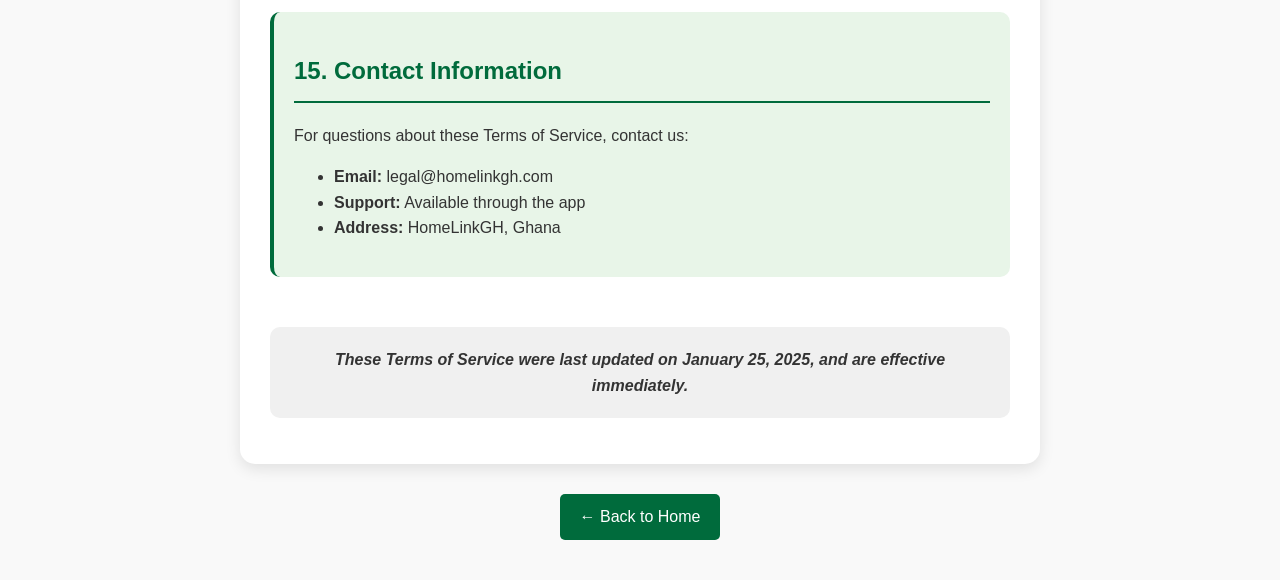
<file: terms.html>
<!DOCTYPE html>
<html lang="en">
<head>
    <meta charset="UTF-8">
    <meta name="viewport" content="width=device-width, initial-scale=1.0">
    <title>Terms of Service - HomeLinkGH</title>
    <style>
        body { 
            font-family: 'Segoe UI', Tahoma, Geneva, Verdana, sans-serif; 
            max-width: 800px; 
            margin: 0 auto; 
            padding: 20px; 
            line-height: 1.6; 
            color: #333;
            background: #f9f9f9;
        }
        .header { 
            background: #006B3C; 
            color: white; 
            padding: 30px; 
            text-align: center; 
            margin: -20px -20px 40px -20px;
            border-radius: 0 0 15px 15px;
        }
        h1 { margin: 0; font-size: 2.5em; }
        h2 { color: #006B3C; border-bottom: 2px solid #006B3C; padding-bottom: 10px; }
        .content { background: white; padding: 30px; border-radius: 15px; box-shadow: 0 5px 15px rgba(0,0,0,0.1); }
        .contact { background: #e8f5e8; padding: 20px; border-radius: 10px; margin: 20px 0; border-left: 4px solid #006B3C; }
        .back-link { 
            display: inline-block; 
            background: #006B3C; 
            color: white; 
            padding: 10px 20px; 
            text-decoration: none; 
            border-radius: 5px; 
            margin-bottom: 20px;
        }
        .back-link:hover { background: #004d28; }
    </style>
</head>
<body>
    <div class="header">
        <h1>📋 Terms of Service</h1>
        <p>HomeLinkGH Mobile Application</p>
        <p><strong>Effective Date:</strong> January 25, 2025</p>
    </div>

    <a href="index.html" class="back-link">← Back to Home</a>

    <div class="content">
        <h2>1. Acceptance of Terms</h2>
        <p>By downloading, installing, or using the HomeLinkGH mobile application, you agree to be bound by these Terms of Service. If you do not agree to these terms, please do not use our app.</p>

        <h2>2. Description of Service</h2>
        <p>HomeLinkGH is a platform that connects users with verified service providers in Ghana for:</p>
        <ul>
            <li>Home services (cleaning, repairs, maintenance)</li>
            <li>Food delivery from local restaurants</li>
            <li>Emergency support and contacts</li>
            <li>Other essential services</li>
        </ul>

        <h2>3. User Accounts</h2>
        <p>To use our services, you must:</p>
        <ul>
            <li>Be at least 18 years old</li>
            <li>Provide accurate and complete information</li>
            <li>Keep your account information up to date</li>
            <li>Maintain the security of your account credentials</li>
            <li>Not share your account with others</li>
        </ul>

        <h2>4. Acceptable Use</h2>
        <p>You agree to use HomeLinkGH responsibly and not to:</p>
        <ul>
            <li>Violate any laws or regulations</li>
            <li>Harass, abuse, or harm other users or service providers</li>
            <li>Post false, misleading, or inappropriate content</li>
            <li>Attempt to hack, disrupt, or damage our systems</li>
            <li>Use the platform for any commercial purpose without authorization</li>
        </ul>

        <h2>5. Service Provider Relationships</h2>
        <p>Important clarifications about our role:</p>
        <ul>
            <li>HomeLinkGH is a platform that facilitates connections</li>
            <li>We do not directly provide home services or food delivery</li>
            <li>Service providers are independent contractors</li>
            <li>We verify providers but cannot guarantee service quality</li>
            <li>Disputes should first be resolved directly with service providers</li>
        </ul>

        <h2>6. Payments and Fees</h2>
        <ul>
            <li>Service fees are set by individual service providers</li>
            <li>Payment processing is handled by secure third-party processors</li>
            <li>Platform fees may apply and will be clearly disclosed</li>
            <li>Refunds are subject to our refund policy and provider terms</li>
        </ul>

        <h2>7. Cancellations and Refunds</h2>
        <ul>
            <li>Cancellation policies vary by service type and provider</li>
            <li>Some services may charge cancellation fees</li>
            <li>Refunds for service issues will be handled case-by-case</li>
            <li>Emergency cancellations may be exempt from fees</li>
        </ul>

        <h2>8. Privacy and Data</h2>
        <p>Your privacy is important to us. Please review our <a href="privacy.html" style="color: #006B3C;">Privacy Policy</a> to understand how we collect, use, and protect your information.</p>

        <h2>9. Limitation of Liability</h2>
        <p>To the fullest extent permitted by law:</p>
        <ul>
            <li>HomeLinkGH provides the platform "as is" without warranties</li>
            <li>We are not liable for service provider actions or service quality</li>
            <li>Our liability is limited to the fees you paid through our platform</li>
            <li>We are not responsible for property damage or personal injury</li>
        </ul>

        <h2>10. Emergency Services Disclaimer</h2>
        <p><strong>IMPORTANT:</strong> While our app includes emergency contact features:</p>
        <ul>
            <li>In life-threatening emergencies, call 999 (Ghana Emergency Services) directly</li>
            <li>Our emergency features are supplementary support tools</li>
            <li>We cannot guarantee immediate response through the app</li>
            <li>Always use official emergency services for urgent situations</li>
        </ul>

        <h2>11. Intellectual Property</h2>
        <ul>
            <li>HomeLinkGH and our logo are our trademarks</li>
            <li>App content and design are protected by copyright</li>
            <li>You may not copy, modify, or distribute our app or content</li>
            <li>User-generated content remains yours but you grant us usage rights</li>
        </ul>

        <h2>12. Termination</h2>
        <p>We may suspend or terminate your account if you:</p>
        <ul>
            <li>Violate these Terms of Service</li>
            <li>Engage in fraudulent or harmful behavior</li>
            <li>Repeatedly receive negative reviews or complaints</li>
            <li>Fail to pay for services</li>
        </ul>

        <h2>13. Changes to Terms</h2>
        <p>We may update these terms from time to time. We will notify you of significant changes through the app or email. Continued use of the app after changes constitutes acceptance of the new terms.</p>

        <h2>14. Governing Law</h2>
        <p>These terms are governed by the laws of Ghana. Any disputes will be resolved in Ghanaian courts.</p>

        <div class="contact">
            <h2>15. Contact Information</h2>
            <p>For questions about these Terms of Service, contact us:</p>
            <ul>
                <li><strong>Email:</strong> legal@homelinkgh.com</li>
                <li><strong>Support:</strong> Available through the app</li>
                <li><strong>Address:</strong> HomeLinkGH, Ghana</li>
            </ul>
        </div>

        <p style="text-align: center; margin-top: 50px; padding: 20px; background: #f0f0f0; border-radius: 10px; font-style: italic;">
            <strong>These Terms of Service were last updated on January 25, 2025, and are effective immediately.</strong>
        </p>
    </div>

    <div style="text-align: center; margin-top: 30px;">
        <a href="index.html" class="back-link">← Back to Home</a>
    </div>
</body>
</html>
</file>
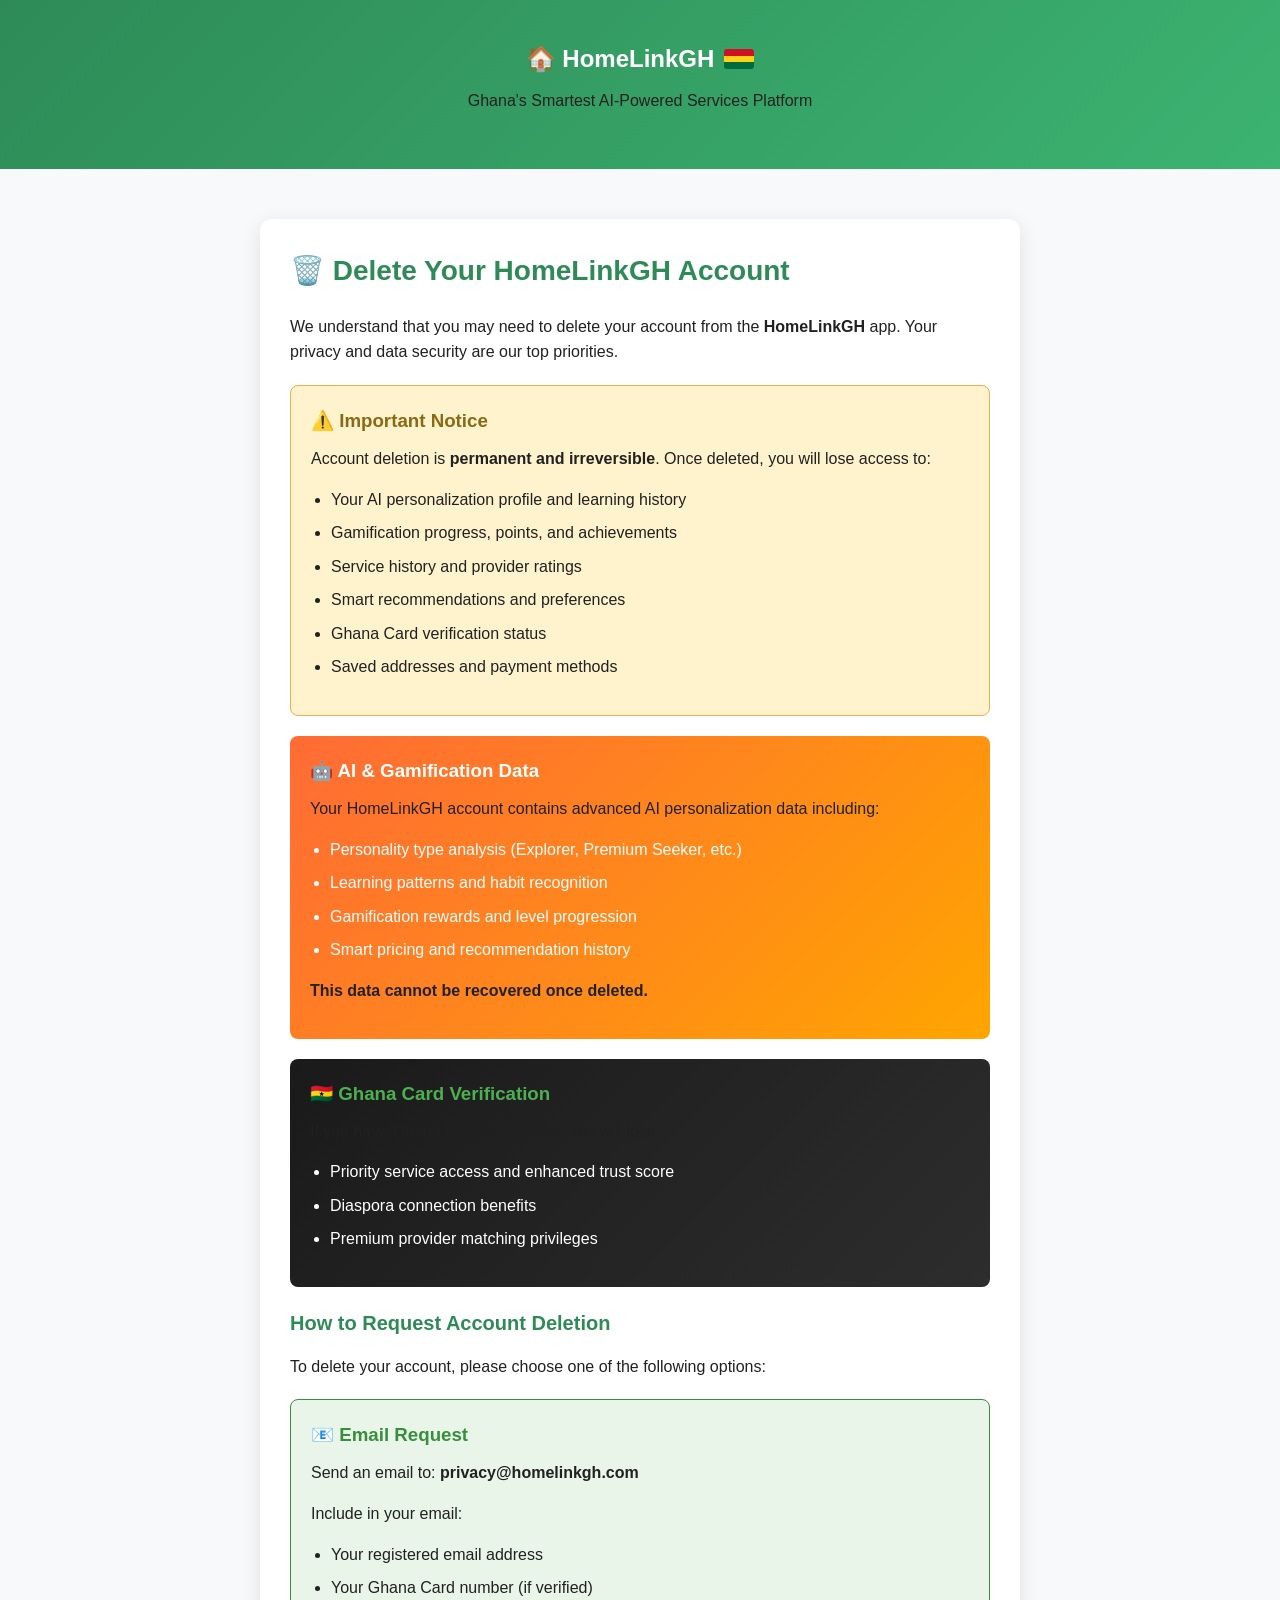
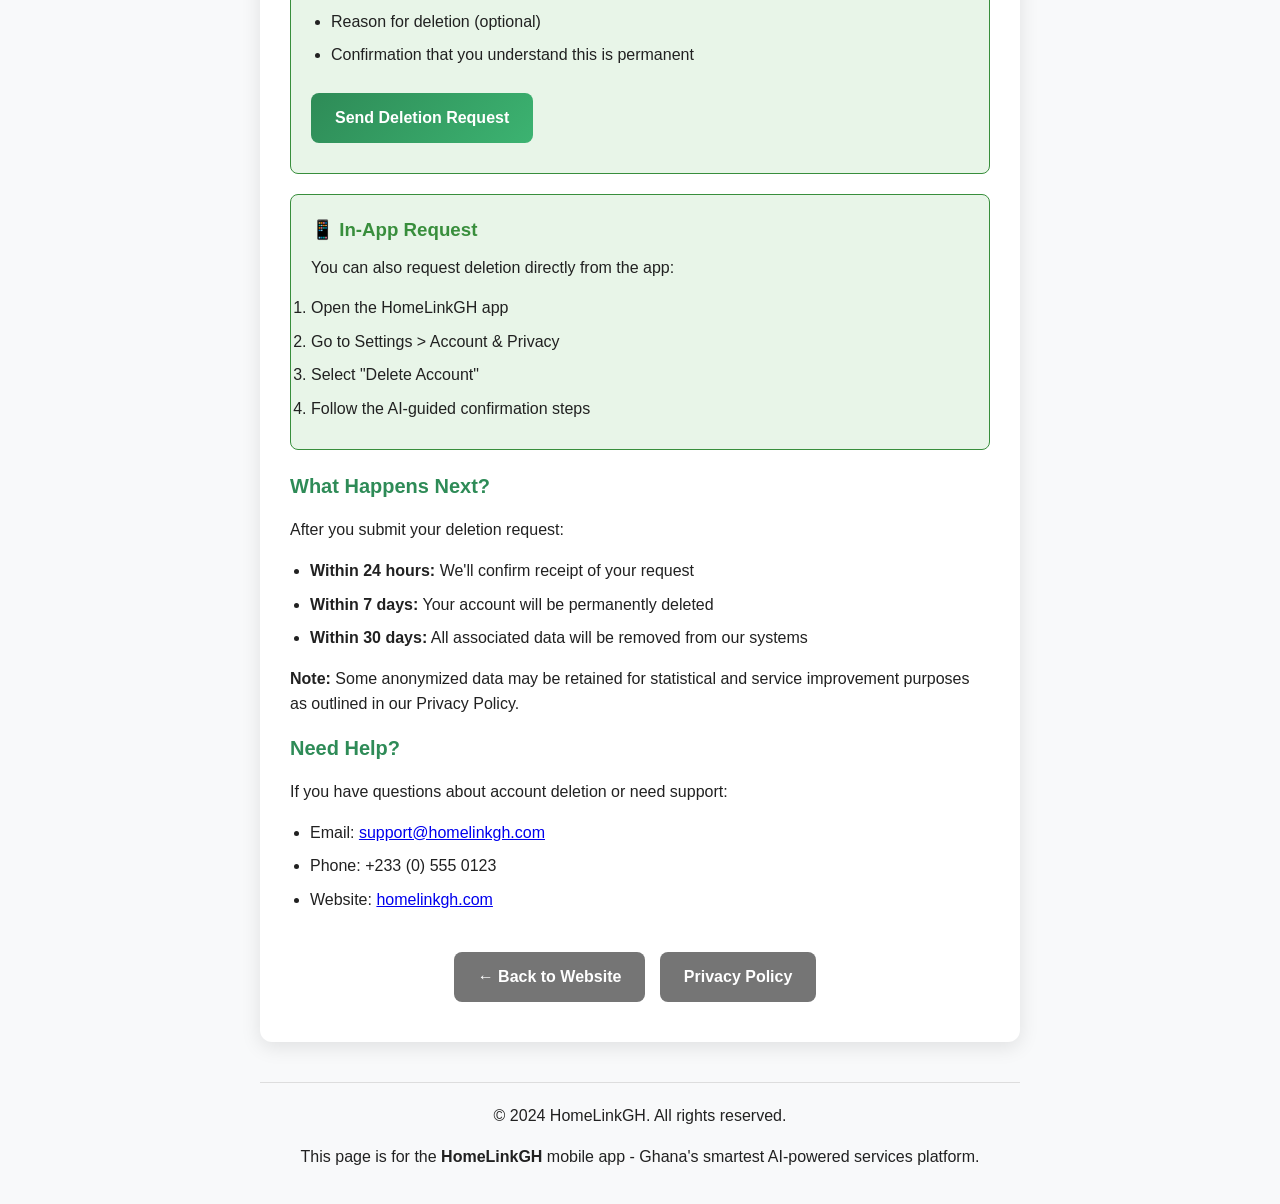
<file: account/delete.html>
<!DOCTYPE html>
<html lang="en">
<head>
    <meta charset="UTF-8">
    <meta name="viewport" content="width=device-width, initial-scale=1.0">
    <title>Delete Account - HomeLinkGH</title>
    <meta name="description" content="Request account deletion from HomeLinkGH app - Ghana's smartest AI-powered services platform">
    <link rel="icon" type="image/x-icon" href="/favicon.ico">
    <style>
        :root {
            --primary-color: #2E8B57;
            --primary-dark: #1B5E42;
            --emergency-color: #D32F2F;
            --success-color: #388E3C;
            --background-color: #F8F9FA;
            --surface-color: #FFFFFF;
            --text-color: #212121;
            --text-light: #757575;
            --orange-accent: #FF6B35;
        }

        * {
            margin: 0;
            padding: 0;
            box-sizing: border-box;
        }

        body {
            font-family: 'Inter', -apple-system, BlinkMacSystemFont, 'Segoe UI', Roboto, sans-serif;
            background-color: var(--background-color);
            color: var(--text-color);
            line-height: 1.6;
        }

        .container {
            max-width: 800px;
            margin: 0 auto;
            padding: 20px;
        }

        header {
            background: linear-gradient(135deg, var(--primary-color), #3CB371);
            color: white;
            padding: 20px 0;
            text-align: center;
            margin-bottom: 30px;
        }

        .logo {
            font-size: 24px;
            font-weight: bold;
            margin-bottom: 10px;
            display: flex;
            align-items: center;
            justify-content: center;
            gap: 10px;
        }

        .ghana-flag {
            display: inline-block;
            width: 30px;
            height: 20px;
            background: linear-gradient(to bottom, #CE1126 33%, #FCD116 33%, #FCD116 66%, #006B3C 66%);
            border-radius: 3px;
        }

        .card {
            background-color: var(--surface-color);
            border-radius: 12px;
            padding: 30px;
            box-shadow: 0 5px 20px rgba(0,0,0,0.1);
            margin-bottom: 20px;
        }

        h1 {
            color: var(--primary-color);
            margin-bottom: 20px;
            font-size: 28px;
        }

        h2 {
            color: var(--primary-color);
            margin-bottom: 15px;
            font-size: 20px;
        }

        p {
            margin-bottom: 15px;
            color: var(--text-color);
        }

        .warning-box {
            background-color: #FFF3CD;
            border: 1px solid #F0AD4E;
            border-radius: 8px;
            padding: 20px;
            margin: 20px 0;
        }

        .warning-box h3 {
            color: #8A6914;
            margin-bottom: 10px;
        }

        .contact-info {
            background-color: #E8F5E8;
            border: 1px solid var(--success-color);
            border-radius: 8px;
            padding: 20px;
            margin: 20px 0;
        }

        .contact-info h3 {
            color: var(--success-color);
            margin-bottom: 10px;
        }

        .btn {
            display: inline-block;
            background: linear-gradient(135deg, var(--primary-color), #3CB371);
            color: white;
            padding: 12px 24px;
            text-decoration: none;
            border-radius: 8px;
            font-weight: 600;
            transition: all 0.3s ease;
            margin: 10px 10px 10px 0;
            border: none;
            cursor: pointer;
        }

        .btn:hover {
            transform: translateY(-2px);
            box-shadow: 0 5px 15px rgba(46, 139, 87, 0.3);
        }

        .btn-secondary {
            background: var(--text-light);
        }

        .btn-secondary:hover {
            background: #555;
        }

        .ai-notice {
            background: linear-gradient(135deg, var(--orange-accent), #FFA500);
            color: white;
            border-radius: 8px;
            padding: 20px;
            margin: 20px 0;
        }

        .ai-notice h3 {
            color: white;
            margin-bottom: 10px;
        }

        ul {
            margin-left: 20px;
            margin-bottom: 15px;
        }

        li {
            margin-bottom: 8px;
        }

        .footer {
            text-align: center;
            margin-top: 40px;
            padding-top: 20px;
            border-top: 1px solid #ddd;
            color: var(--text-light);
        }

        .feature-highlight {
            background: linear-gradient(135deg, #1a1a1a, #2d2d2d);
            color: white;
            border-radius: 8px;
            padding: 20px;
            margin: 20px 0;
        }

        .feature-highlight h3 {
            color: #4CAF50;
            margin-bottom: 10px;
        }
    </style>
</head>
<body>
    <header>
        <div class="container">
            <div class="logo">
                🏠 HomeLinkGH
                <span class="ghana-flag"></span>
            </div>
            <p>Ghana's Smartest AI-Powered Services Platform</p>
        </div>
    </header>

    <div class="container">
        <div class="card">
            <h1>🗑️ Delete Your HomeLinkGH Account</h1>
            
            <p>We understand that you may need to delete your account from the <strong>HomeLinkGH</strong> app. Your privacy and data security are our top priorities.</p>

            <div class="warning-box">
                <h3>⚠️ Important Notice</h3>
                <p>Account deletion is <strong>permanent and irreversible</strong>. Once deleted, you will lose access to:</p>
                <ul>
                    <li>Your AI personalization profile and learning history</li>
                    <li>Gamification progress, points, and achievements</li>
                    <li>Service history and provider ratings</li>
                    <li>Smart recommendations and preferences</li>
                    <li>Ghana Card verification status</li>
                    <li>Saved addresses and payment methods</li>
                </ul>
            </div>

            <div class="ai-notice">
                <h3>🤖 AI & Gamification Data</h3>
                <p>Your HomeLinkGH account contains advanced AI personalization data including:</p>
                <ul>
                    <li>Personality type analysis (Explorer, Premium Seeker, etc.)</li>
                    <li>Learning patterns and habit recognition</li>
                    <li>Gamification rewards and level progression</li>
                    <li>Smart pricing and recommendation history</li>
                </ul>
                <p><strong>This data cannot be recovered once deleted.</strong></p>
            </div>

            <div class="feature-highlight">
                <h3>🇬🇭 Ghana Card Verification</h3>
                <p>If you have Ghana Card verification, you will lose:</p>
                <ul>
                    <li>Priority service access and enhanced trust score</li>
                    <li>Diaspora connection benefits</li>
                    <li>Premium provider matching privileges</li>
                </ul>
            </div>

            <h2>How to Request Account Deletion</h2>
            
            <p>To delete your account, please choose one of the following options:</p>

            <div class="contact-info">
                <h3>📧 Email Request</h3>
                <p>Send an email to: <strong>privacy@homelinkgh.com</strong></p>
                <p>Include in your email:</p>
                <ul>
                    <li>Your registered email address</li>
                    <li>Your Ghana Card number (if verified)</li>
                    <li>Reason for deletion (optional)</li>
                    <li>Confirmation that you understand this is permanent</li>
                </ul>
                <a href="mailto:privacy@homelinkgh.com?subject=Account%20Deletion%20Request%20-%20HomeLinkGH%20App&body=I%20request%20to%20delete%20my%20account%20from%20the%20HomeLinkGH%20app.%0A%0ARegistered%20Email%3A%20%5BYour%20email%5D%0AGhana%20Card%20Number%20(if%20verified)%3A%20%5BYour%20Ghana%20Card%20number%5D%0A%0AI%20understand%20this%20action%20is%20permanent%20and%20irreversible." class="btn">Send Deletion Request</a>
            </div>

            <div class="contact-info">
                <h3>📱 In-App Request</h3>
                <p>You can also request deletion directly from the app:</p>
                <ol>
                    <li>Open the HomeLinkGH app</li>
                    <li>Go to Settings > Account & Privacy</li>
                    <li>Select "Delete Account"</li>
                    <li>Follow the AI-guided confirmation steps</li>
                </ol>
            </div>

            <h2>What Happens Next?</h2>
            <p>After you submit your deletion request:</p>
            <ul>
                <li><strong>Within 24 hours:</strong> We'll confirm receipt of your request</li>
                <li><strong>Within 7 days:</strong> Your account will be permanently deleted</li>
                <li><strong>Within 30 days:</strong> All associated data will be removed from our systems</li>
            </ul>

            <p><strong>Note:</strong> Some anonymized data may be retained for statistical and service improvement purposes as outlined in our Privacy Policy.</p>

            <h2>Need Help?</h2>
            <p>If you have questions about account deletion or need support:</p>
            <ul>
                <li>Email: <a href="mailto:support@homelinkgh.com">support@homelinkgh.com</a></li>
                <li>Phone: +233 (0) 555 0123</li>
                <li>Website: <a href="https://homelinkgh.com">homelinkgh.com</a></li>
            </ul>

            <div style="text-align: center; margin-top: 30px;">
                <a href="https://homelinkgh.com" class="btn btn-secondary">← Back to Website</a>
                <a href="https://homelinkgh.com/privacy/policy" class="btn btn-secondary">Privacy Policy</a>
            </div>
        </div>

        <div class="footer">
            <p>&copy; 2024 HomeLinkGH. All rights reserved.</p>
            <p>This page is for the <strong>HomeLinkGH</strong> mobile app - Ghana's smartest AI-powered services platform.</p>
        </div>
    </div>
</body>
</html>
</file>
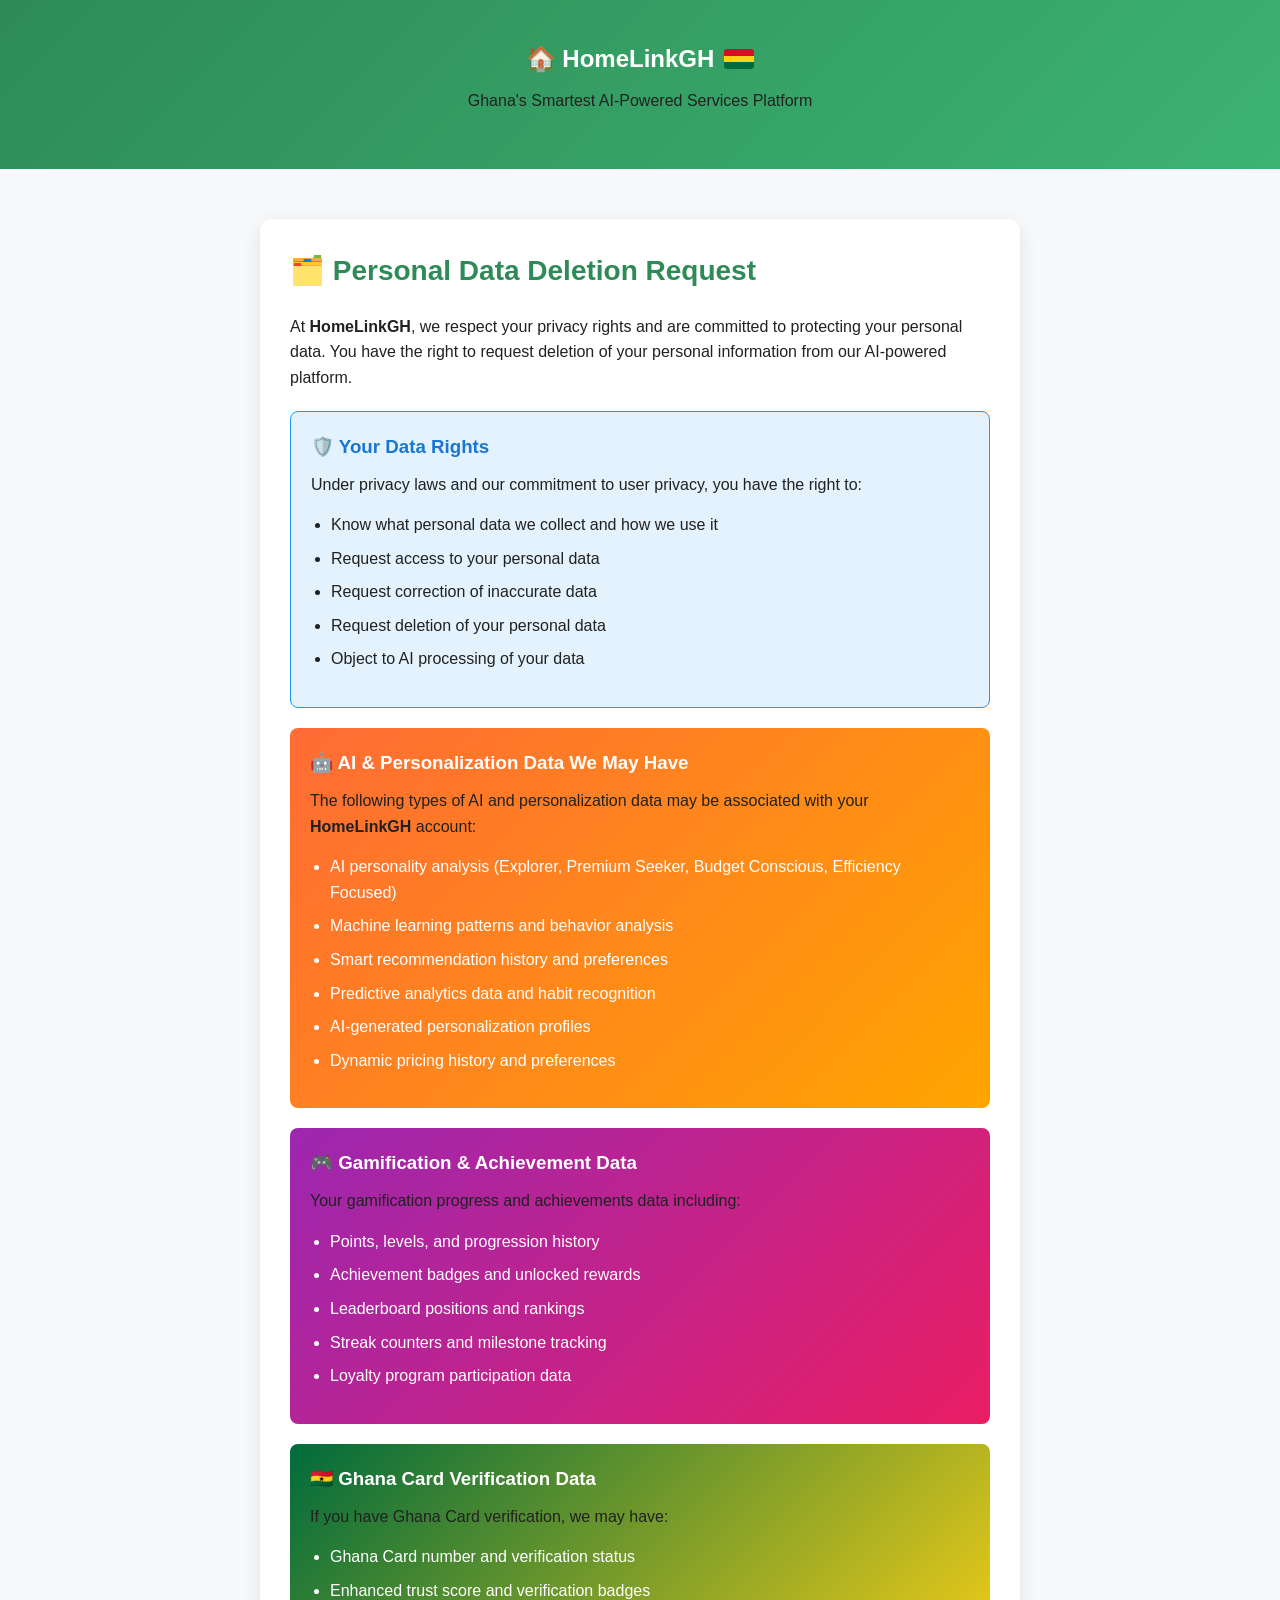
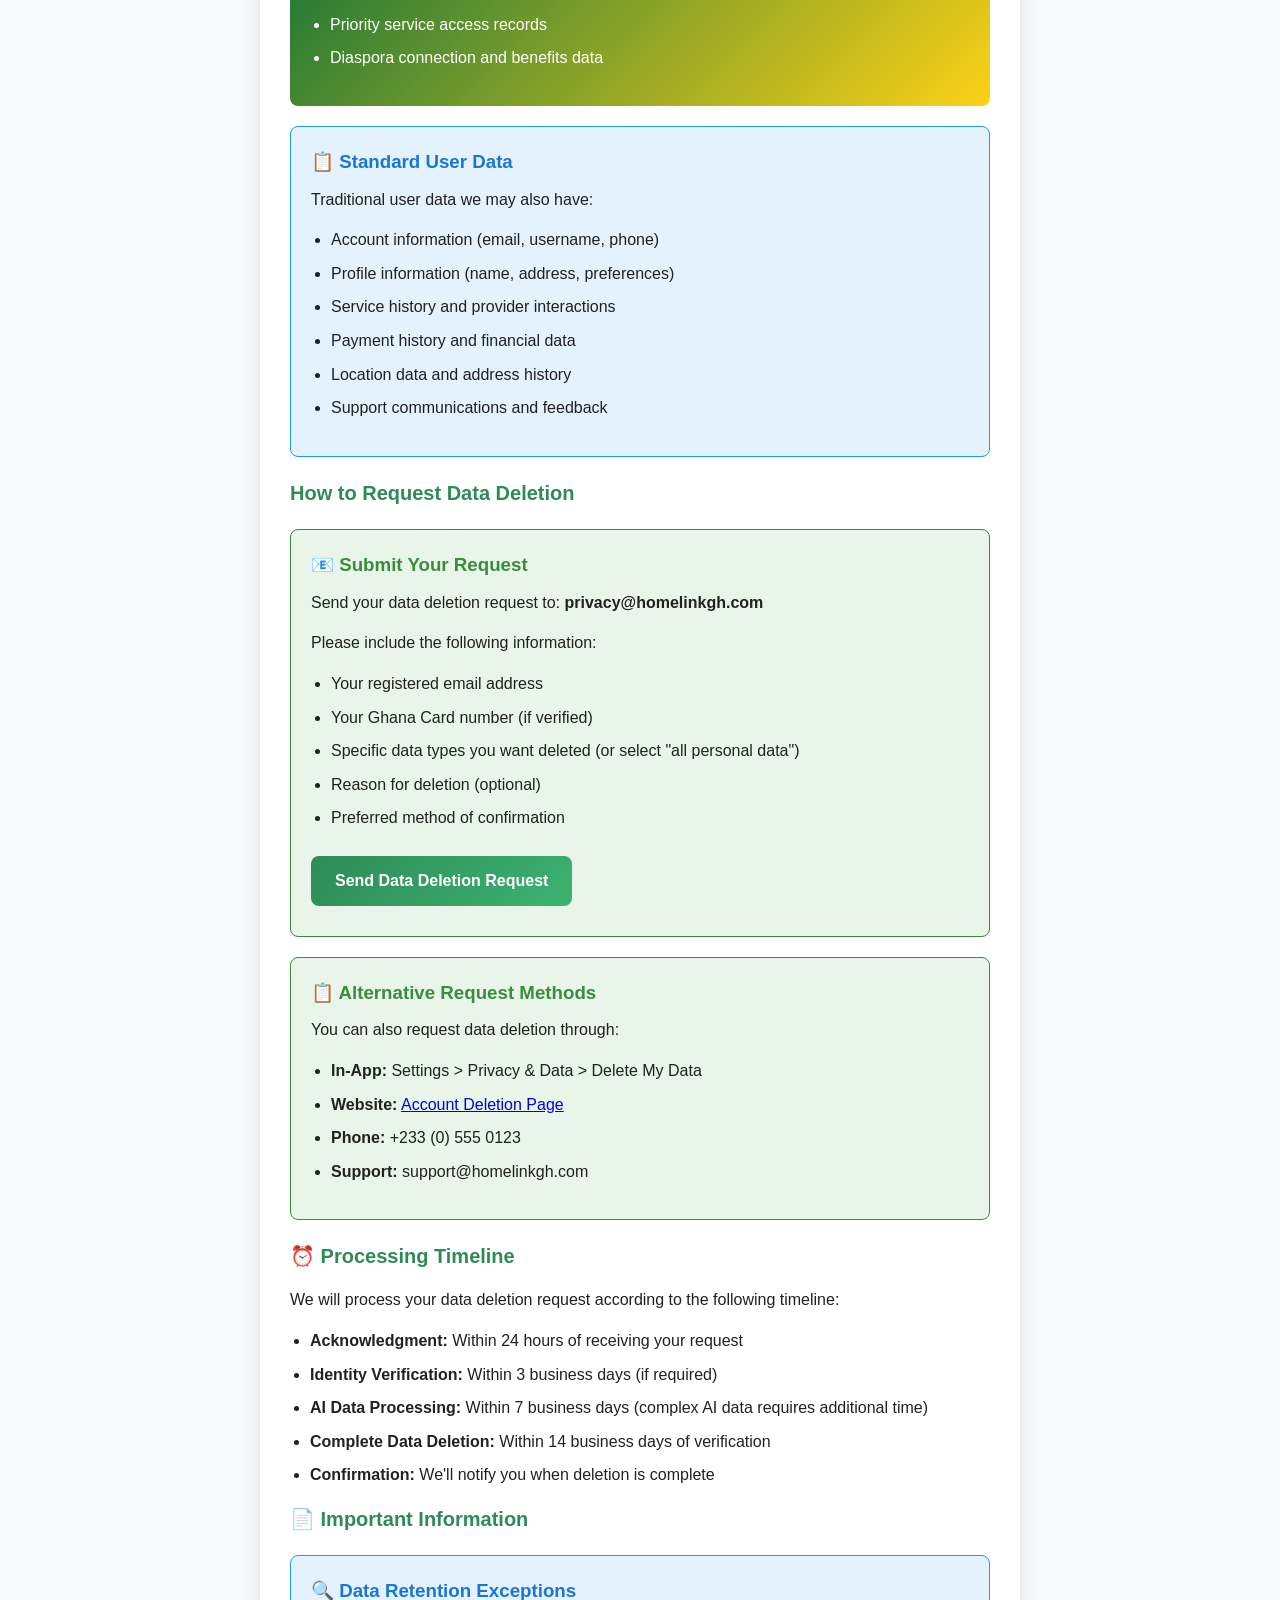
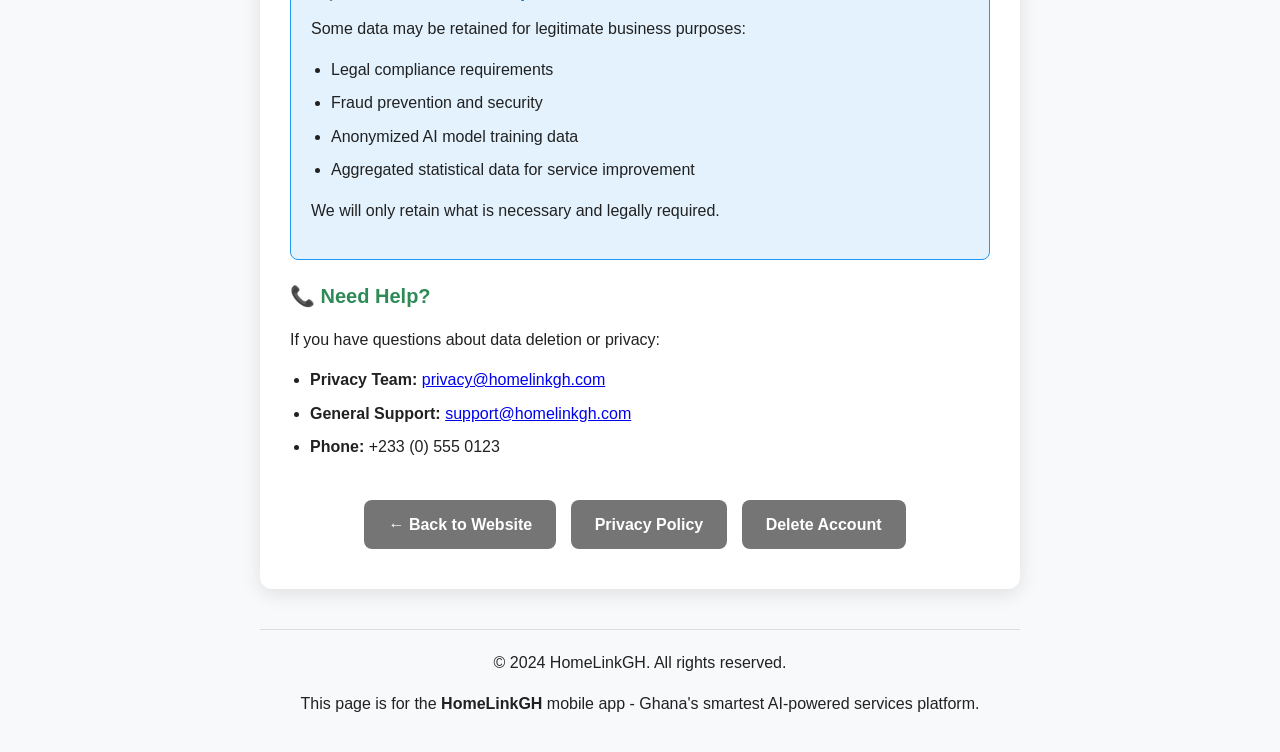
<file: privacy/delete-data.html>
<!DOCTYPE html>
<html lang="en">
<head>
    <meta charset="UTF-8">
    <meta name="viewport" content="width=device-width, initial-scale=1.0">
    <title>Data Deletion Request - HomeLinkGH</title>
    <meta name="description" content="Request personal data deletion from HomeLinkGH app - Ghana's smartest AI-powered services platform">
    <link rel="icon" type="image/x-icon" href="/favicon.ico">
    <style>
        :root {
            --primary-color: #2E8B57;
            --primary-dark: #1B5E42;
            --emergency-color: #D32F2F;
            --success-color: #388E3C;
            --background-color: #F8F9FA;
            --surface-color: #FFFFFF;
            --text-color: #212121;
            --text-light: #757575;
            --orange-accent: #FF6B35;
        }

        * {
            margin: 0;
            padding: 0;
            box-sizing: border-box;
        }

        body {
            font-family: 'Inter', -apple-system, BlinkMacSystemFont, 'Segoe UI', Roboto, sans-serif;
            background-color: var(--background-color);
            color: var(--text-color);
            line-height: 1.6;
        }

        .container {
            max-width: 800px;
            margin: 0 auto;
            padding: 20px;
        }

        header {
            background: linear-gradient(135deg, var(--primary-color), #3CB371);
            color: white;
            padding: 20px 0;
            text-align: center;
            margin-bottom: 30px;
        }

        .logo {
            font-size: 24px;
            font-weight: bold;
            margin-bottom: 10px;
            display: flex;
            align-items: center;
            justify-content: center;
            gap: 10px;
        }

        .ghana-flag {
            display: inline-block;
            width: 30px;
            height: 20px;
            background: linear-gradient(to bottom, #CE1126 33%, #FCD116 33%, #FCD116 66%, #006B3C 66%);
            border-radius: 3px;
        }

        .card {
            background-color: var(--surface-color);
            border-radius: 12px;
            padding: 30px;
            box-shadow: 0 5px 20px rgba(0,0,0,0.1);
            margin-bottom: 20px;
        }

        h1 {
            color: var(--primary-color);
            margin-bottom: 20px;
            font-size: 28px;
        }

        h2 {
            color: var(--primary-color);
            margin-bottom: 15px;
            font-size: 20px;
        }

        p {
            margin-bottom: 15px;
            color: var(--text-color);
        }

        .info-box {
            background-color: #E3F2FD;
            border: 1px solid #2196F3;
            border-radius: 8px;
            padding: 20px;
            margin: 20px 0;
        }

        .info-box h3 {
            color: #1976D2;
            margin-bottom: 10px;
        }

        .contact-info {
            background-color: #E8F5E8;
            border: 1px solid var(--success-color);
            border-radius: 8px;
            padding: 20px;
            margin: 20px 0;
        }

        .contact-info h3 {
            color: var(--success-color);
            margin-bottom: 10px;
        }

        .btn {
            display: inline-block;
            background: linear-gradient(135deg, var(--primary-color), #3CB371);
            color: white;
            padding: 12px 24px;
            text-decoration: none;
            border-radius: 8px;
            font-weight: 600;
            transition: all 0.3s ease;
            margin: 10px 10px 10px 0;
        }

        .btn:hover {
            transform: translateY(-2px);
            box-shadow: 0 5px 15px rgba(46, 139, 87, 0.3);
        }

        .btn-secondary {
            background: var(--text-light);
        }

        .btn-secondary:hover {
            background: #555;
        }

        .ai-data-types {
            background: linear-gradient(135deg, var(--orange-accent), #FFA500);
            color: white;
            border-radius: 8px;
            padding: 20px;
            margin: 20px 0;
        }

        .ai-data-types h3 {
            color: white;
            margin-bottom: 10px;
        }

        .gamification-data {
            background: linear-gradient(135deg, #9C27B0, #E91E63);
            color: white;
            border-radius: 8px;
            padding: 20px;
            margin: 20px 0;
        }

        .gamification-data h3 {
            color: white;
            margin-bottom: 10px;
        }

        ul {
            margin-left: 20px;
            margin-bottom: 15px;
        }

        li {
            margin-bottom: 8px;
        }

        .footer {
            text-align: center;
            margin-top: 40px;
            padding-top: 20px;
            border-top: 1px solid #ddd;
            color: var(--text-light);
        }

        .ghana-card-section {
            background: linear-gradient(135deg, #006B3C, #FCD116);
            color: white;
            border-radius: 8px;
            padding: 20px;
            margin: 20px 0;
        }

        .ghana-card-section h3 {
            color: white;
            margin-bottom: 10px;
        }
    </style>
</head>
<body>
    <header>
        <div class="container">
            <div class="logo">
                🏠 HomeLinkGH
                <span class="ghana-flag"></span>
            </div>
            <p>Ghana's Smartest AI-Powered Services Platform</p>
        </div>
    </header>

    <div class="container">
        <div class="card">
            <h1>🗂️ Personal Data Deletion Request</h1>
            
            <p>At <strong>HomeLinkGH</strong>, we respect your privacy rights and are committed to protecting your personal data. You have the right to request deletion of your personal information from our AI-powered platform.</p>

            <div class="info-box">
                <h3>🛡️ Your Data Rights</h3>
                <p>Under privacy laws and our commitment to user privacy, you have the right to:</p>
                <ul>
                    <li>Know what personal data we collect and how we use it</li>
                    <li>Request access to your personal data</li>
                    <li>Request correction of inaccurate data</li>
                    <li>Request deletion of your personal data</li>
                    <li>Object to AI processing of your data</li>
                </ul>
            </div>

            <div class="ai-data-types">
                <h3>🤖 AI & Personalization Data We May Have</h3>
                <p>The following types of AI and personalization data may be associated with your <strong>HomeLinkGH</strong> account:</p>
                <ul>
                    <li>AI personality analysis (Explorer, Premium Seeker, Budget Conscious, Efficiency Focused)</li>
                    <li>Machine learning patterns and behavior analysis</li>
                    <li>Smart recommendation history and preferences</li>
                    <li>Predictive analytics data and habit recognition</li>
                    <li>AI-generated personalization profiles</li>
                    <li>Dynamic pricing history and preferences</li>
                </ul>
            </div>

            <div class="gamification-data">
                <h3>🎮 Gamification & Achievement Data</h3>
                <p>Your gamification progress and achievements data including:</p>
                <ul>
                    <li>Points, levels, and progression history</li>
                    <li>Achievement badges and unlocked rewards</li>
                    <li>Leaderboard positions and rankings</li>
                    <li>Streak counters and milestone tracking</li>
                    <li>Loyalty program participation data</li>
                </ul>
            </div>

            <div class="ghana-card-section">
                <h3>🇬🇭 Ghana Card Verification Data</h3>
                <p>If you have Ghana Card verification, we may have:</p>
                <ul>
                    <li>Ghana Card number and verification status</li>
                    <li>Enhanced trust score and verification badges</li>
                    <li>Priority service access records</li>
                    <li>Diaspora connection and benefits data</li>
                </ul>
            </div>

            <div class="info-box">
                <h3>📋 Standard User Data</h3>
                <p>Traditional user data we may also have:</p>
                <ul>
                    <li>Account information (email, username, phone)</li>
                    <li>Profile information (name, address, preferences)</li>
                    <li>Service history and provider interactions</li>
                    <li>Payment history and financial data</li>
                    <li>Location data and address history</li>
                    <li>Support communications and feedback</li>
                </ul>
            </div>

            <h2>How to Request Data Deletion</h2>
            
            <div class="contact-info">
                <h3>📧 Submit Your Request</h3>
                <p>Send your data deletion request to: <strong>privacy@homelinkgh.com</strong></p>
                <p>Please include the following information:</p>
                <ul>
                    <li>Your registered email address</li>
                    <li>Your Ghana Card number (if verified)</li>
                    <li>Specific data types you want deleted (or select "all personal data")</li>
                    <li>Reason for deletion (optional)</li>
                    <li>Preferred method of confirmation</li>
                </ul>
                <a href="mailto:privacy@homelinkgh.com?subject=Data%20Deletion%20Request%20-%20HomeLinkGH%20App&body=I%20request%20deletion%20of%20my%20personal%20data%20from%20the%20HomeLinkGH%20app.%0A%0ARegistered%20Email%3A%20%5BYour%20email%5D%0AGhana%20Card%20Number%20(if%20verified)%3A%20%5BYour%20Ghana%20Card%20number%5D%0AData%20to%20Delete%3A%20%5BAll%20personal%20data%20OR%20specify%20types%5D%0A%0APlease%20confirm%20when%20deletion%20is%20complete." class="btn">Send Data Deletion Request</a>
            </div>

            <div class="contact-info">
                <h3>📋 Alternative Request Methods</h3>
                <p>You can also request data deletion through:</p>
                <ul>
                    <li><strong>In-App:</strong> Settings > Privacy & Data > Delete My Data</li>
                    <li><strong>Website:</strong> <a href="https://homelinkgh.com/account/delete">Account Deletion Page</a></li>
                    <li><strong>Phone:</strong> +233 (0) 555 0123</li>
                    <li><strong>Support:</strong> support@homelinkgh.com</li>
                </ul>
            </div>

            <h2>⏰ Processing Timeline</h2>
            <p>We will process your data deletion request according to the following timeline:</p>
            <ul>
                <li><strong>Acknowledgment:</strong> Within 24 hours of receiving your request</li>
                <li><strong>Identity Verification:</strong> Within 3 business days (if required)</li>
                <li><strong>AI Data Processing:</strong> Within 7 business days (complex AI data requires additional time)</li>
                <li><strong>Complete Data Deletion:</strong> Within 14 business days of verification</li>
                <li><strong>Confirmation:</strong> We'll notify you when deletion is complete</li>
            </ul>

            <h2>📄 Important Information</h2>
            
            <div class="info-box">
                <h3>🔍 Data Retention Exceptions</h3>
                <p>Some data may be retained for legitimate business purposes:</p>
                <ul>
                    <li>Legal compliance requirements</li>
                    <li>Fraud prevention and security</li>
                    <li>Anonymized AI model training data</li>
                    <li>Aggregated statistical data for service improvement</li>
                </ul>
                <p>We will only retain what is necessary and legally required.</p>
            </div>

            <h2>📞 Need Help?</h2>
            <p>If you have questions about data deletion or privacy:</p>
            <ul>
                <li><strong>Privacy Team:</strong> <a href="mailto:privacy@homelinkgh.com">privacy@homelinkgh.com</a></li>
                <li><strong>General Support:</strong> <a href="mailto:support@homelinkgh.com">support@homelinkgh.com</a></li>
                <li><strong>Phone:</strong> +233 (0) 555 0123</li>
            </ul>

            <div style="text-align: center; margin-top: 30px;">
                <a href="https://homelinkgh.com" class="btn btn-secondary">← Back to Website</a>
                <a href="https://homelinkgh.com/privacy/policy" class="btn btn-secondary">Privacy Policy</a>
                <a href="https://homelinkgh.com/account/delete" class="btn btn-secondary">Delete Account</a>
            </div>
        </div>

        <div class="footer">
            <p>&copy; 2024 HomeLinkGH. All rights reserved.</p>
            <p>This page is for the <strong>HomeLinkGH</strong> mobile app - Ghana's smartest AI-powered services platform.</p>
        </div>
    </div>
</body>
</html>
</file>
